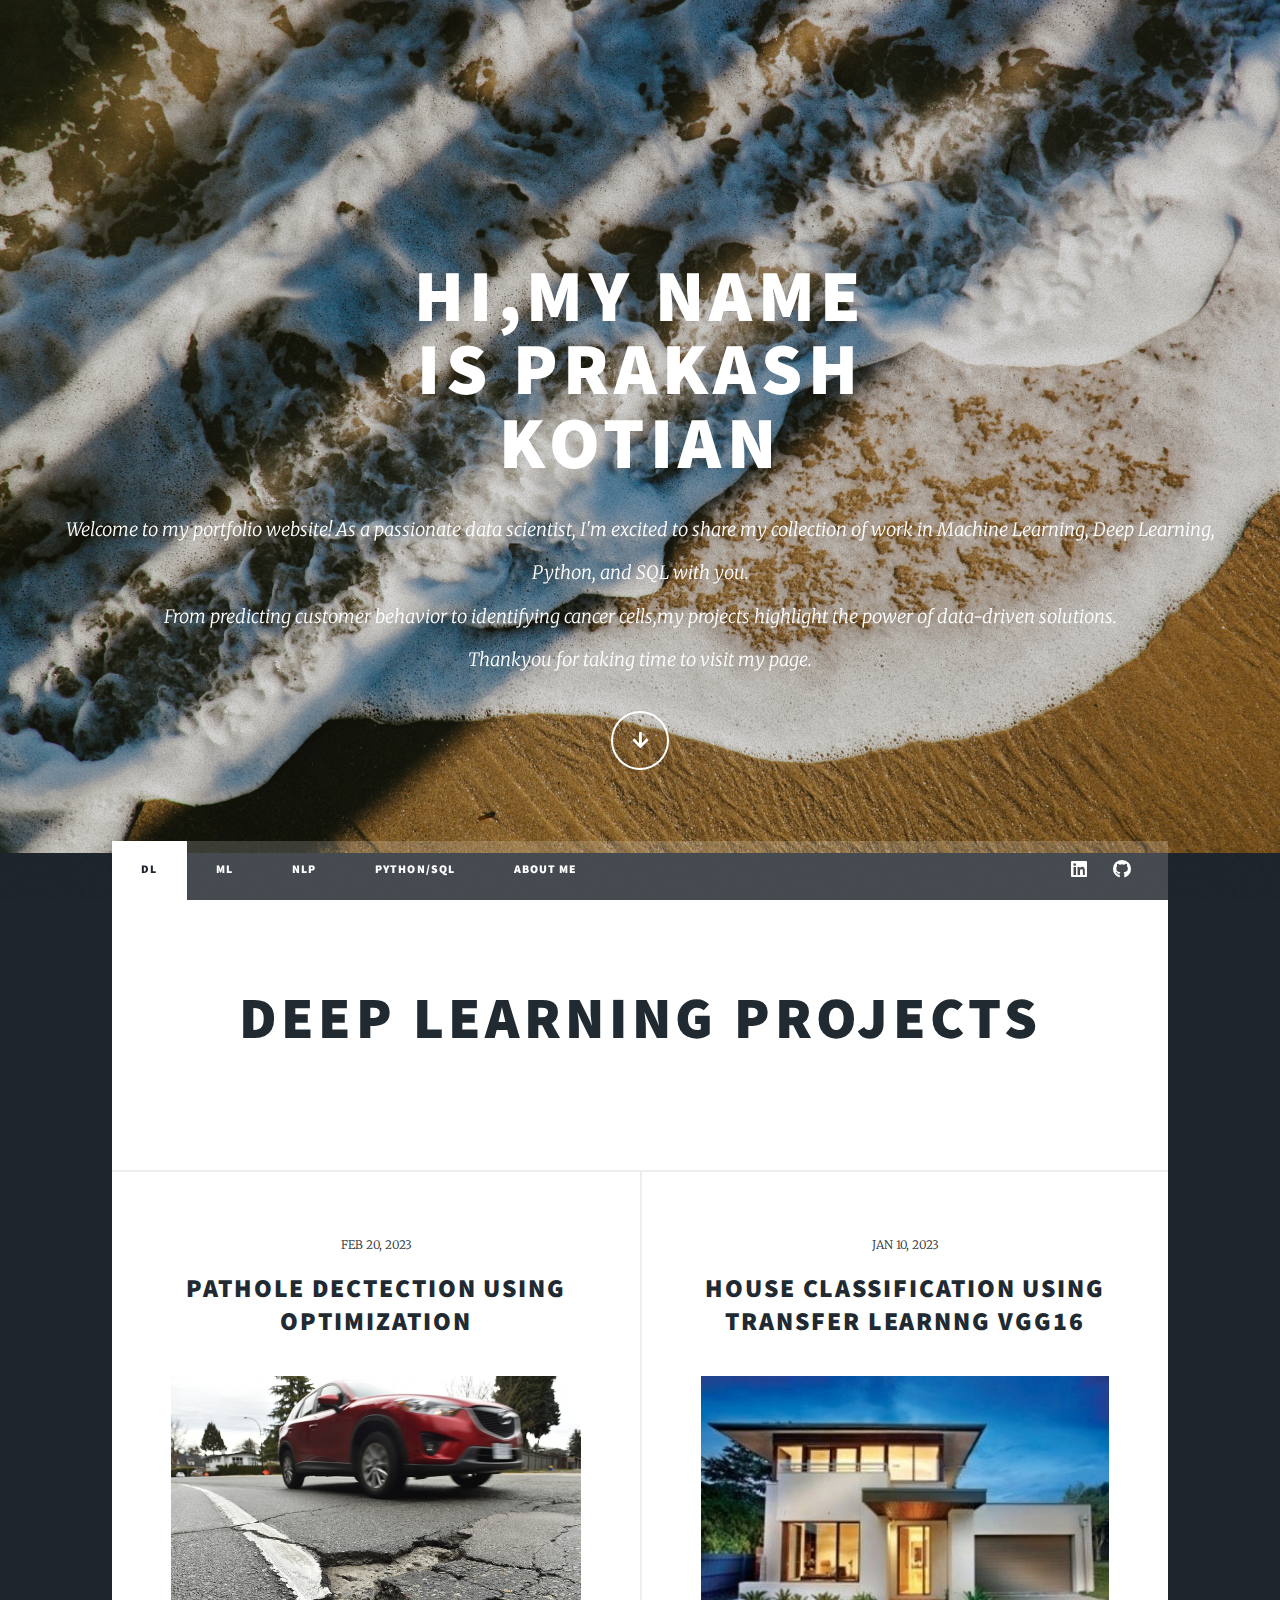
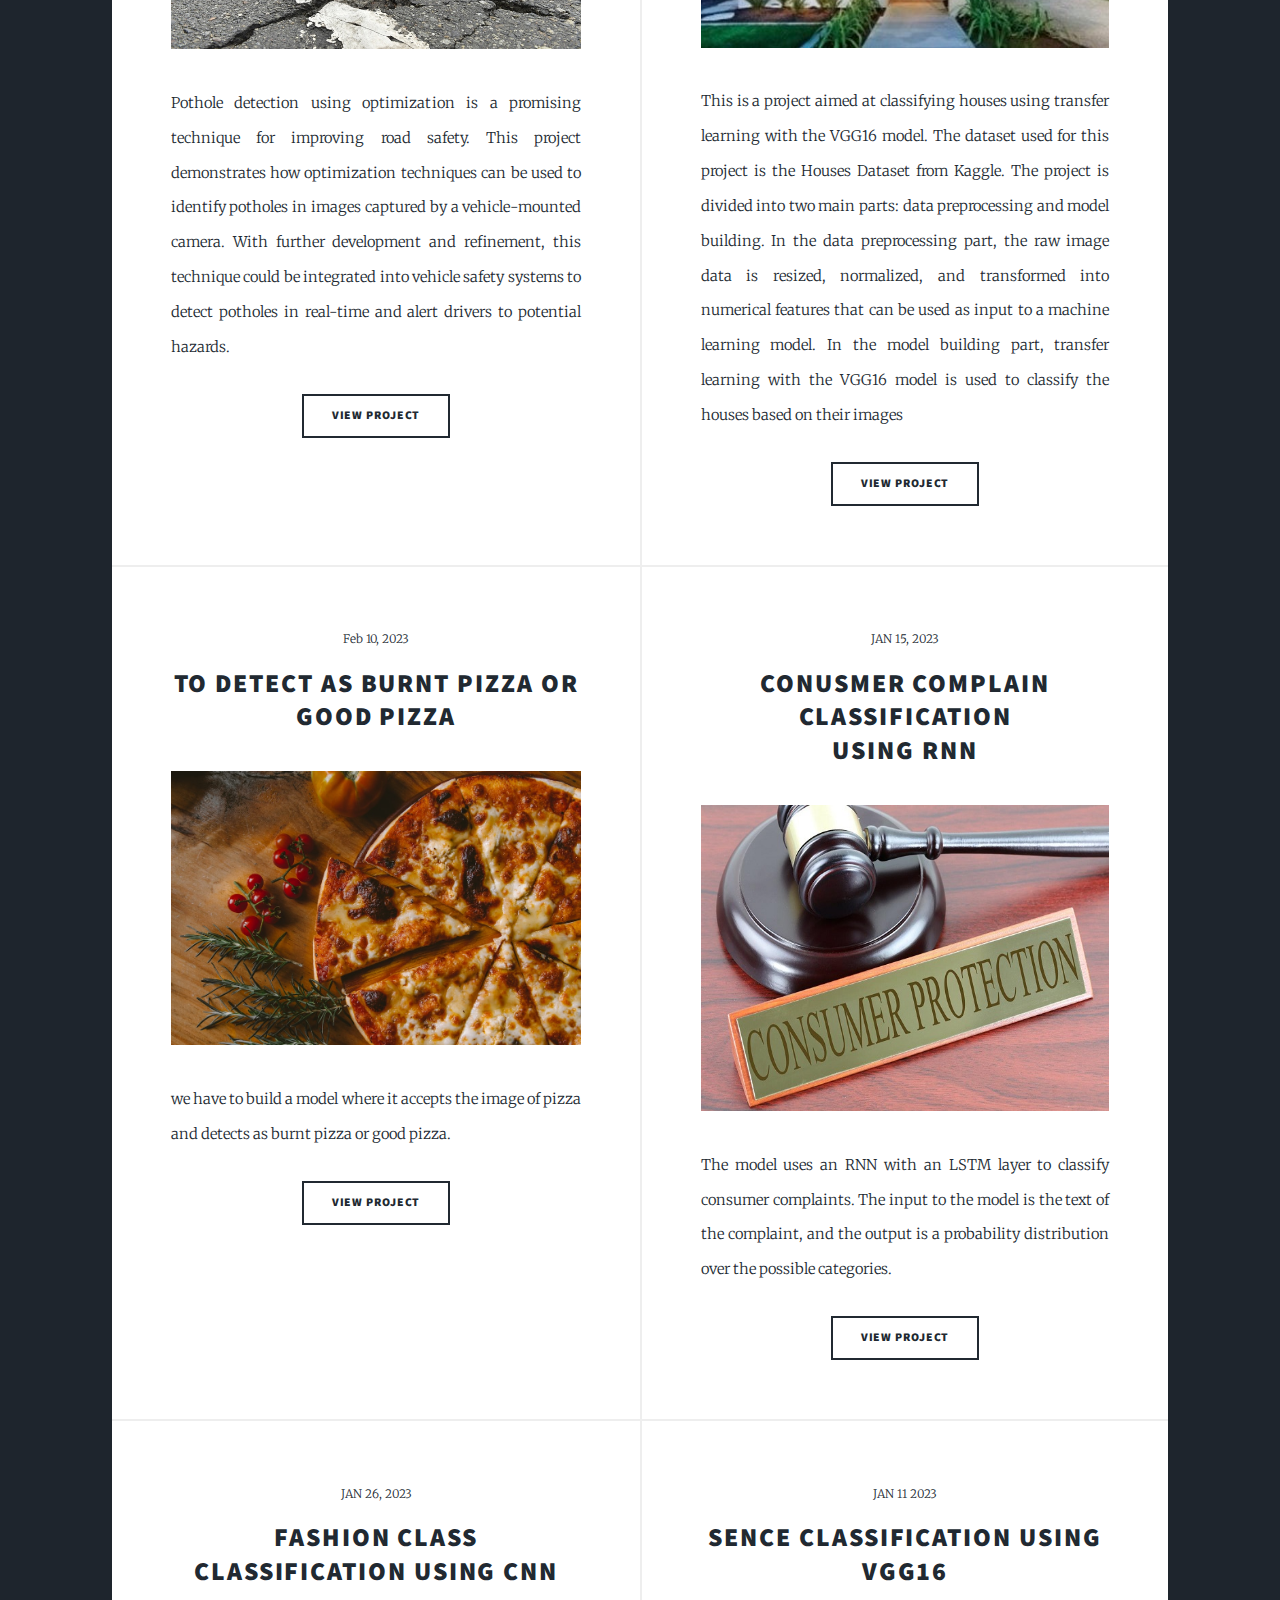
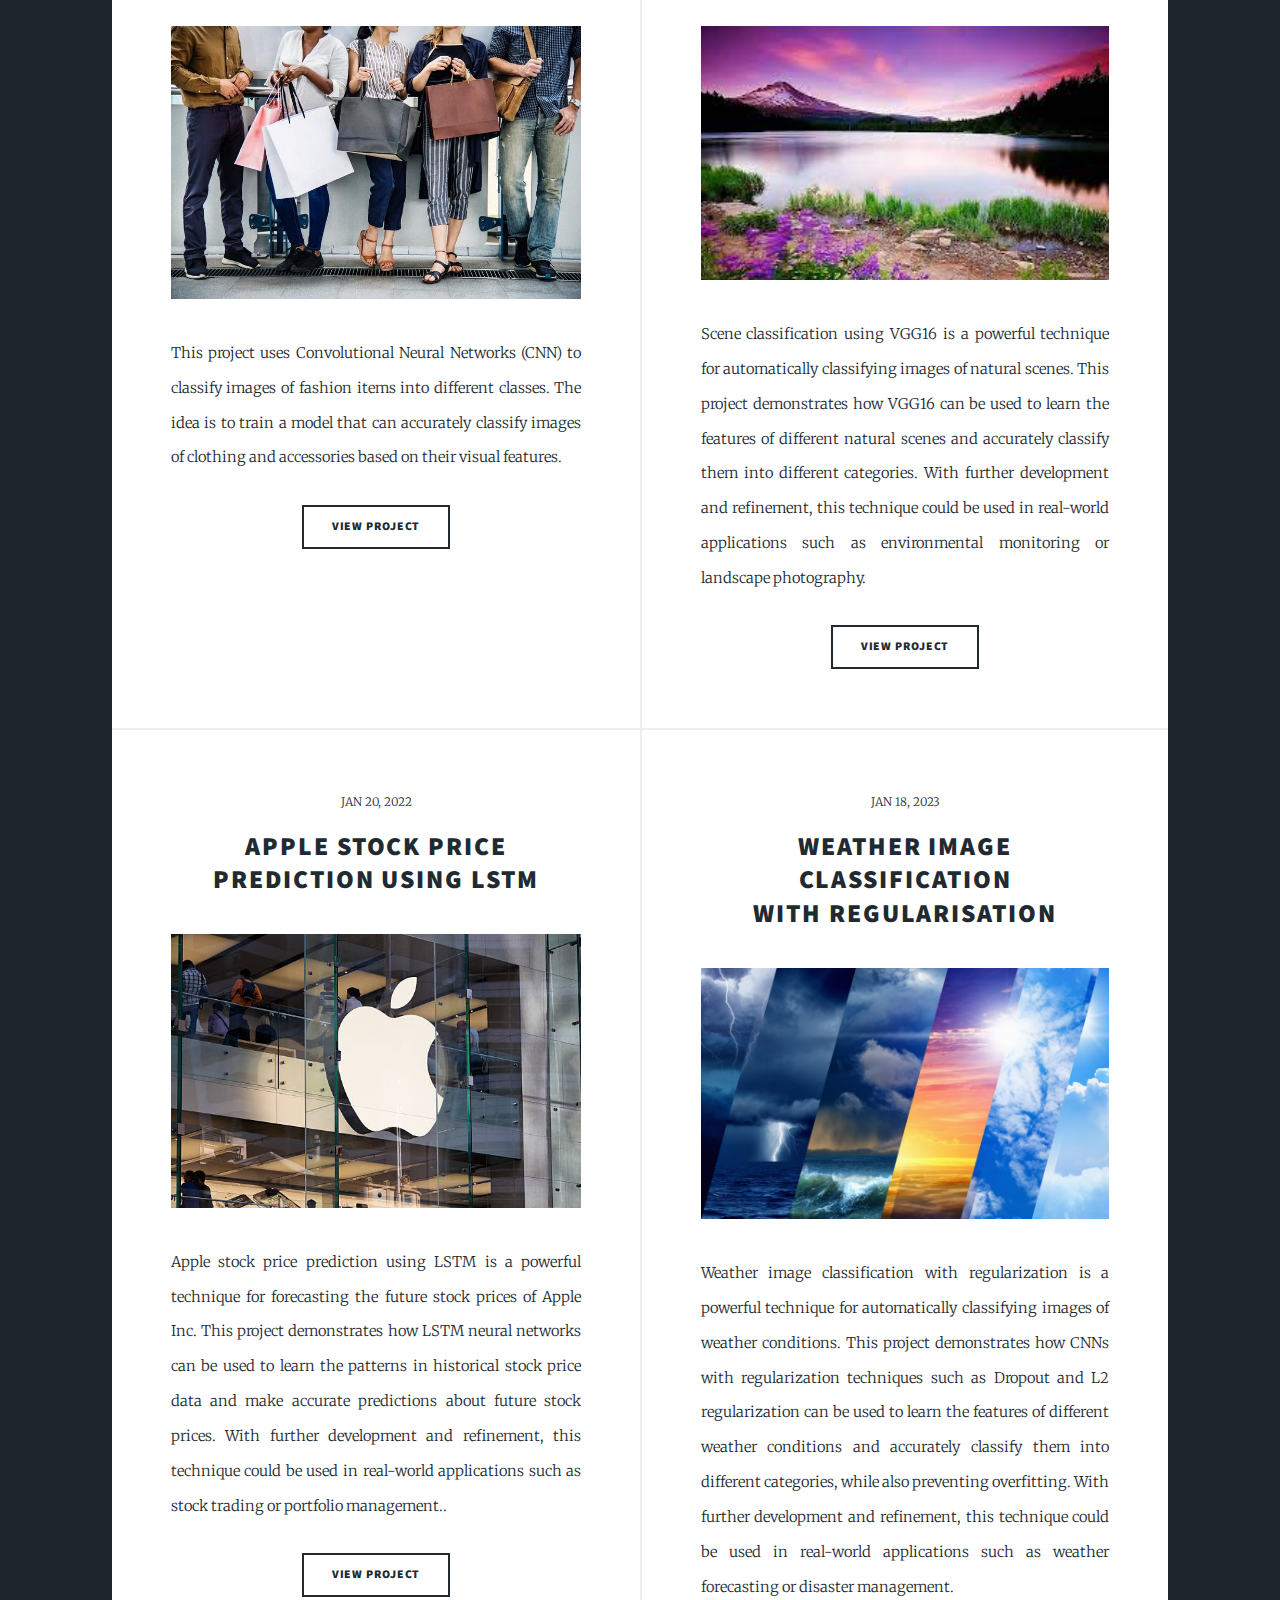
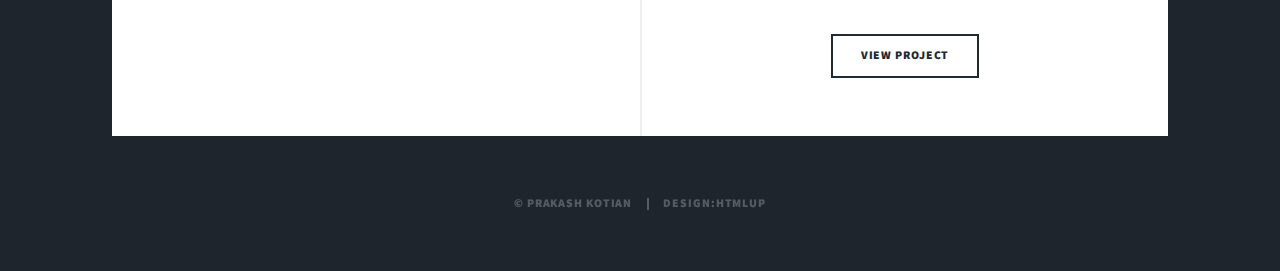
<file: deep.html>
<!DOCTYPE HTML>
<!--
	Massively by HTML5 UP
	html5up.net | @ajlkn
	Free for personal and commercial use under the CCA 3.0 license (html5up.net/license)
-->
<html>
	<head>
		<title>Prakash Kotian Portfolio</title>
		<meta charset="utf-8" />
		<meta name="viewport" content="width=device-width, initial-scale=1, user-scalable=no" />
		<link rel="stylesheet" href="assets/css/main.css" />
		<noscript><link rel="stylesheet" href="assets/css/noscript.css" /></noscript>
	</head>
	<body class="is-preload">

		<!-- Wrapper -->
			<div id="wrapper" class="fade-in">

				<!-- Intro -->
					<div id="intro">
						<h1>HI,MY NAME<br />
						IS PRAKASH<br />
						KOTIAN </h1>
						<p>Welcome to my portfolio website! As a passionate data scientist, I'm excited to share my collection of work in Machine Learning, Deep Learning, Python, and SQL with you.<br />From predicting customer behavior to identifying cancer cells,my projects highlight the power of data-driven solutions.<br />
						Thankyou for taking time to visit my page.</p>
						<ul class="actions">
							<li><a href="#header" class="button icon solid solo fa-arrow-down scrolly">Continue</a></li>
						</ul>
					</div>

				<!-- Header -->
					<header id="header">
						<a href="index.html" class="logo">"Unlocking the power of neural networks for intelligent decision-making"</a>
					</header>

				<!-- Nav -->
					<nav id="nav">
						<ul class="links">
							<li class="active"><a href="deep.html">DL</a></li>
							<li ><a href="index.html">ML</a></li>
							<li><a href="NLP.html">NLP</a></li>
							
							<li><a href="generic.html">PYTHON/SQL</a></li>
							<li><a href="elements.html">About Me</a></li>
						</ul>
						<ul class="icons">
							<li><a href="https://www.linkedin.com/in/prakash-kotian-6ba1b5171/" class="icon brands fa-linkedin"><span class="label">LinkedIn</span></a></li>
							<li><a href="https://github.com/kotianprakash" class="icon brands fa-github"><span class="label">GitHub</span></a></li>
						</ul>
					</nav>

				<!-- Main -->
					<div id="main">

						<!-- Featured Post -->
							<article class="post featured">
								<header class="major">
								<h2><a href="#"> DEEP LEARNING PROJECTS</a></h2>	
								</header>
							</article>

						<!-- Posts -->
							<section class="posts">
								<article>
									<header>
										<span class="date">FEB 20, 2023</span>
										<h2><a href="#">PATHOLE DECTECTION USING <br />
										OPTIMIZATION</a></h2>
									</header>
									<a href="#" class="image fit"><img src="images/P17.jpg" alt="" /></a>
									<p>Pothole detection using optimization is a promising technique for improving road safety. This project demonstrates how optimization techniques can be used to identify potholes in images captured by a vehicle-mounted camera. With further development and refinement, this technique could be integrated into vehicle safety systems to detect potholes in real-time and alert drivers to potential hazards.</p>
									<ul class="actions special">
										<li><a href="https://github.com/kotianprakash/POTHOLES_DETECTION_USING_OPTIMIZATION" class="button">VIEW PROJECT</a></li>
									</ul>
								</article>
								<article>
									<header>
										<span class="date">JAN 10, 2023</span>
										<h2><a href="#">HOUSE CLASSIFICATION USING<br />
										TRANSFER LEARNNG VGG16</a></h2>
									</header>
									<a href="#" class="image fit"><img src="images/P16.jpg" alt="" /></a>
									<p>This is a project aimed at classifying houses using transfer learning with the VGG16 model. The dataset used for this project is the Houses Dataset from Kaggle.

The project is divided into two main parts: data preprocessing and model building. In the data preprocessing part, the raw image data is resized, normalized, and transformed into numerical features that can be used as input to a machine learning model. In the model building part, transfer learning with the VGG16 model is used to classify the houses based on their images</p>
									<ul class="actions special">
										<li><a href="https://github.com/kotianprakash/House-Classification-Using-Transfer-Learning-VGG1" class="button">VIEW PROJECT</a></li>
									</ul>
								</article>
								<article>
									<header>
										<span class="date">Feb 10, 2023</span>
										<h2><a href="#">TO DETECT AS BURNT PIZZA OR<br />
										GOOD PIZZA</a></h2>
									</header>
									<a href="#" class="image fit"><img src="images/P18.jpg" alt="" /></a>
									<p>we have to build a model where it accepts the image of pizza and detects as burnt pizza or good pizza. </p>
									<ul class="actions special">
										<li><a href="https://github.com/kotianprakash/To-Detect-as-Burnt-Pizza-or-Good-Pizza" class="button">VIEW PROJECT</a></li>
									</ul>
								</article>
								<article>
									<header>
										<span class="date">JAN 15, 2023</span>
										<h2><a href="#">CONUSMER COMPLAIN CLASSIFICATION <br /> 
										USING RNN</a></h2>
									</header>
									<a href="#" class="image fit"><img src="images/P19.jpg" alt="" /></a>
									<p>The model uses an RNN with an LSTM layer to classify consumer complaints. The input to the model is the text of the complaint, and the output is a probability distribution over the possible categories.</p>
									<ul class="actions special">
										<li><a href="https://github.com/kotianprakash/Conusmer_Complain_Classification-RNN" class="button">VIEW PROJECT</a></li>
									</ul>
								</article>
								<article>
									<header>
										<span class="date">JAN 26, 2023</span>
										<h2><a href="#">FASHION CLASS CLASSIFICATION USING CNN</a></h2>
									</header>
									<a href="#" class="image fit"><img src="images/P20.jpg" alt="" /></a>
									<p>This project uses Convolutional Neural Networks (CNN) to classify images of fashion items into different classes. The idea is to train a model that can accurately classify images of clothing and accessories based on their visual features.</p>
									<ul class="actions special">
										<li><a href="https://github.com/kotianprakash/Fashion_class_classification" class="button">VIEW PROJECT</a></li>
									</ul>
								</article>
								<article>
									<header>
										<span class="date">JAN 11 2023</span>
										<h2><a href="#">SENCE CLASSIFICATION USING VGG16 </a></h2>
									</header>
									<a href="#" class="image fit"><img src="images/P21.jpg" alt="" /></a>
									<p>Scene classification using VGG16 is a powerful technique for automatically classifying images of natural scenes. This project demonstrates how VGG16 can be used to learn the features of different natural scenes and accurately classify them into different categories. With further development and refinement, this technique could be used in real-world applications such as environmental monitoring or landscape photography.</p>
									<ul class="actions special">
										<li><a href="https://github.com/kotianprakash/SCENECE_CLASSIFICATION_USING_VGG16" class="button">VIEW PROJECT</a></li>
									</ul>
								</article>
								<article>
									<header>
										<span class="date">JAN 20, 2022</span>
										<h2><a href="#">APPLE STOCK PRICE PREDICTION USING LSTM</a></h2>
									</header>
									<a href="#" class="image fit"><img src="images/p22.jpg" alt="" /></a>
									<p>Apple stock price prediction using LSTM is a powerful technique for forecasting the future stock prices of Apple Inc. This project demonstrates how LSTM neural networks can be used to learn the patterns in historical stock price data and make accurate predictions about future stock prices. With further development and refinement, this technique could be used in real-world applications such as stock trading or portfolio management..</p>
									<ul class="actions special">
										<li><a href="https://github.com/kotianprakash/Apple_Stock_Price_Using_LSTM/tree/main" class="button">VIEW PROJECT</a></li>
									</ul>
								</article>
										<article>
									<header>
										<span class="date">JAN 18, 2023</span>
										<h2><a href="#">WEATHER IMAGE CLASSIFICATION <br /> 
										WITH REGULARISATION</a></h2>
									</header>
									<a href="#" class="image fit"><img src="images/P23.jpg" alt="" /></a>
									<p>Weather image classification with regularization is a powerful technique for automatically classifying images of weather conditions. This project demonstrates how CNNs with regularization techniques such as Dropout and L2 regularization can be used to learn the features of different weather conditions and accurately classify them into different categories, while also preventing overfitting. With further development and refinement, this technique could be used in real-world applications such as weather forecasting or disaster management.</p>
									<ul class="actions special">
										<li><a href="https://github.com/kotianprakash/Weather_Image_Classification" class="button">VIEW PROJECT</a></li>
									</ul>
								</article>
							</section>
					</div>

			

				<!-- Copyright -->
					<div id="copyright">
						<ul><li>&copy; Prakash kotian</li><li>Design:HTMLup</li></ul>
					</div>

			</div>

		<!-- Scripts -->
			<script src="assets/js/jquery.min.js"></script>
			<script src="assets/js/jquery.scrollex.min.js"></script>
			<script src="assets/js/jquery.scrolly.min.js"></script>
			<script src="assets/js/browser.min.js"></script>
			<script src="assets/js/breakpoints.min.js"></script>
			<script src="assets/js/util.js"></script>
			<script src="assets/js/main.js"></script>

	</body>
</html>
</file>
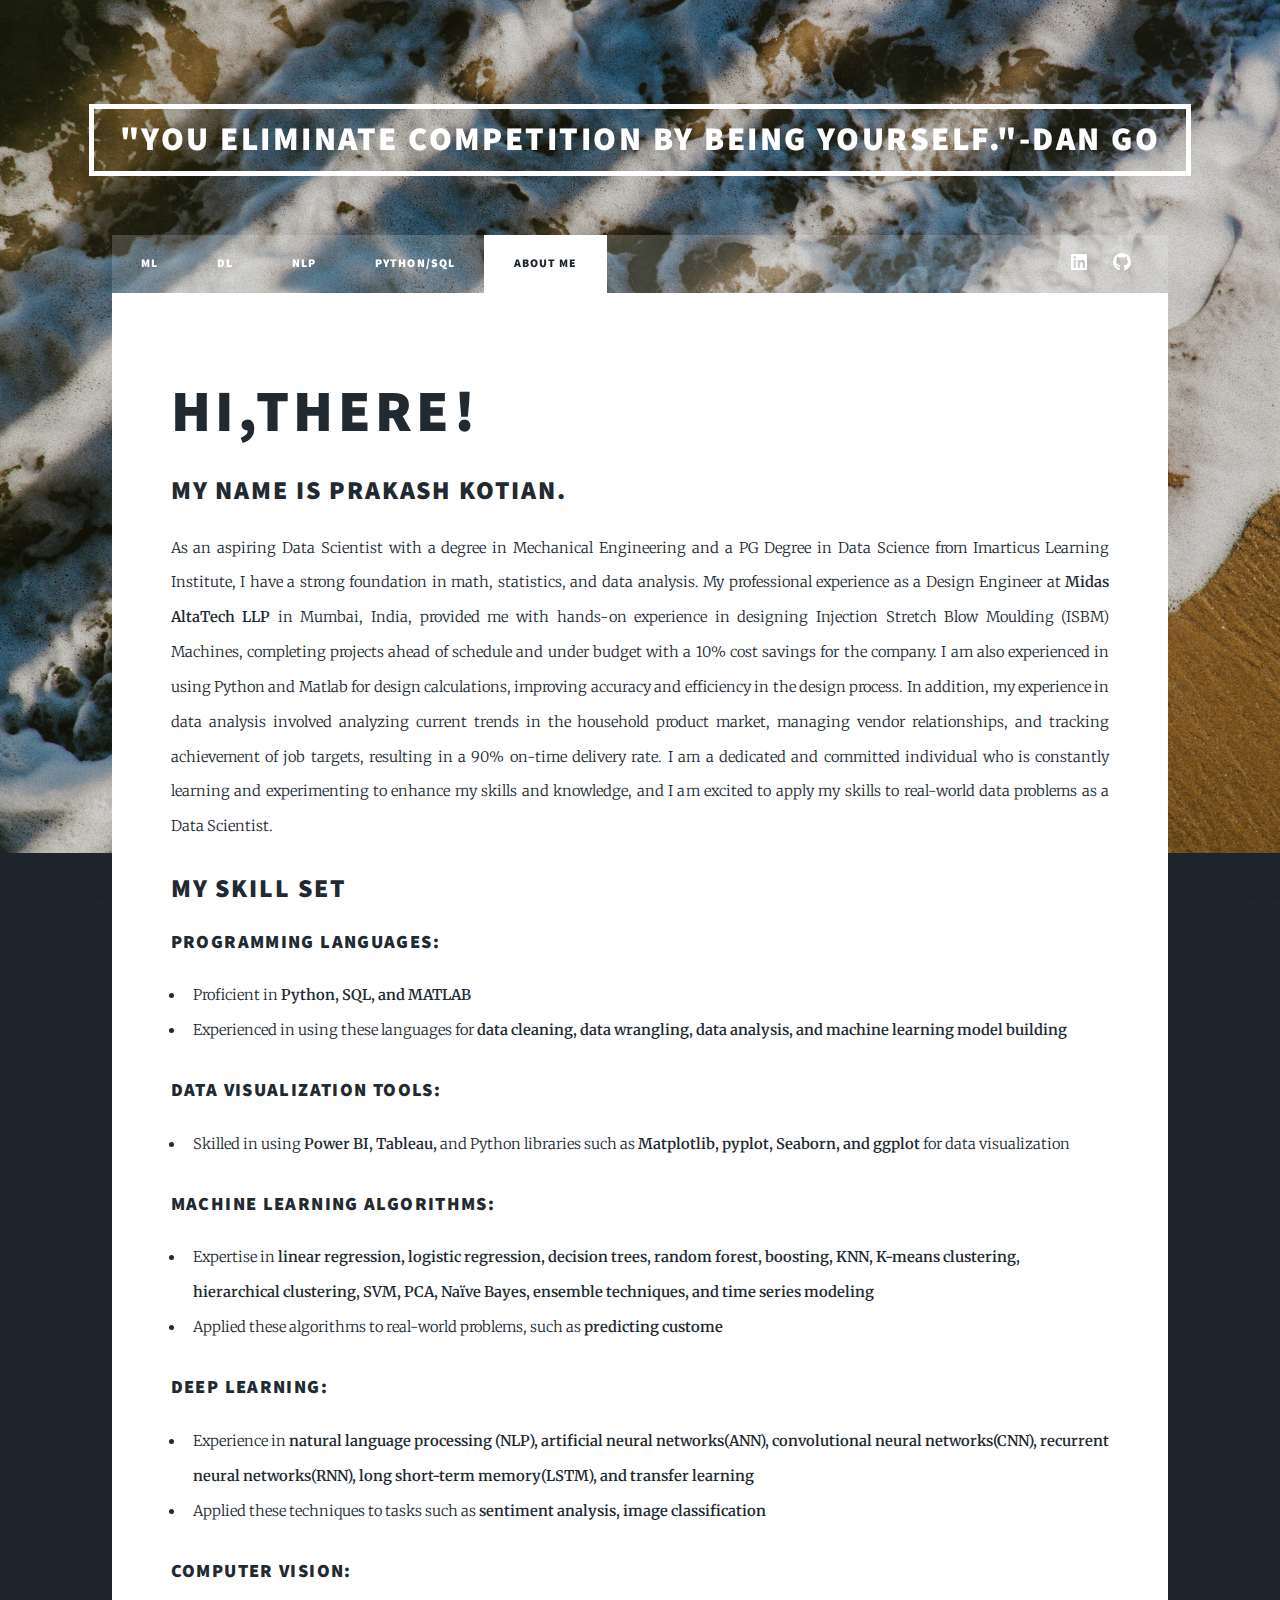
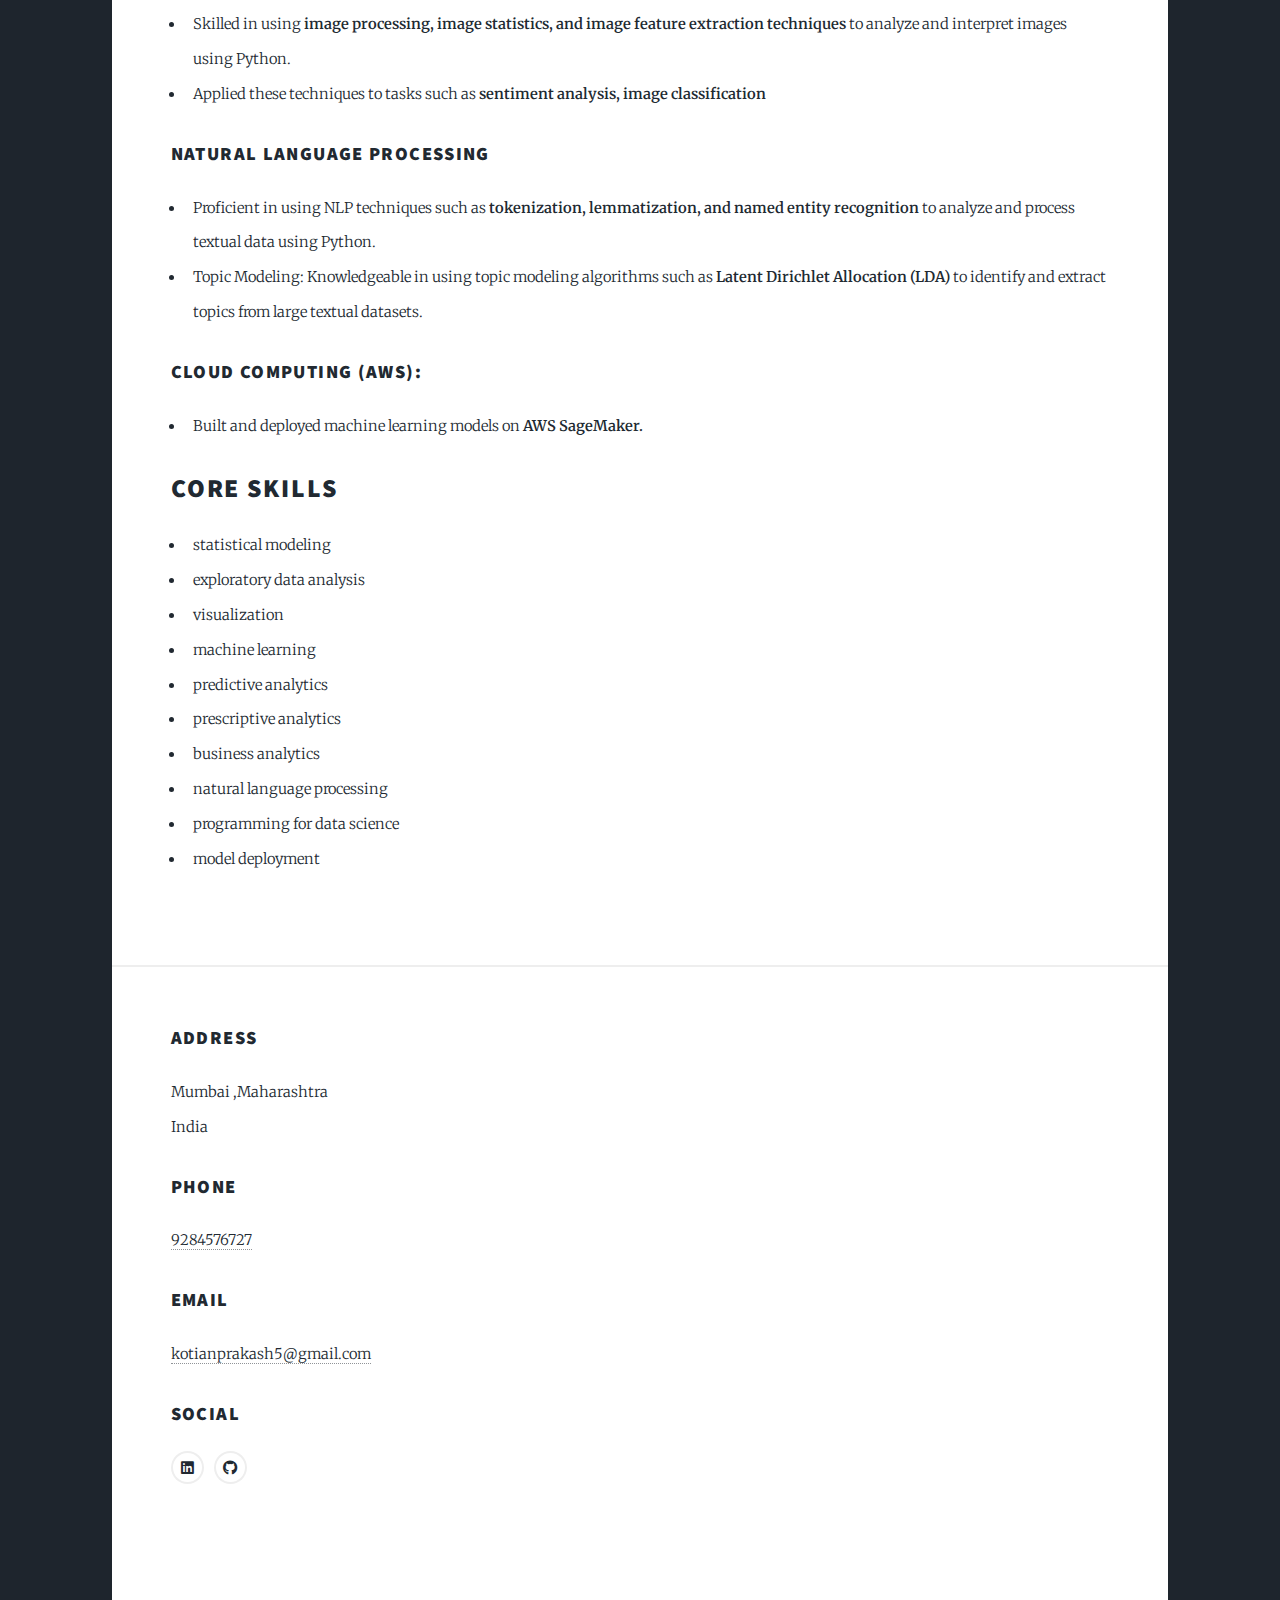
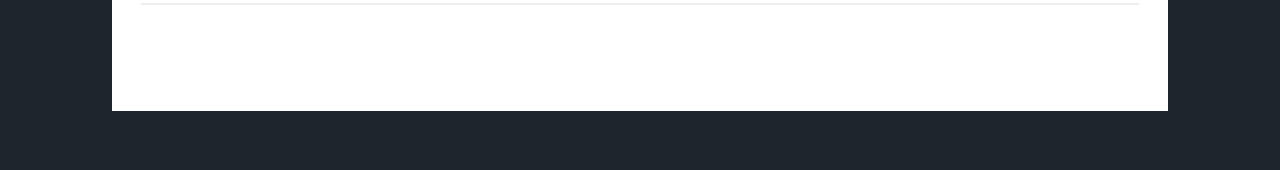
<file: elements.html>
<!DOCTYPE HTML>
<!--
	Massively by HTML5 UP
	html5up.net | @ajlkn
	Free for personal and commercial use under the CCA 3.0 license (html5up.net/license)
-->
<html>
	<head>
		<title>Elements Reference - Massively by HTML5 UP</title>
		<meta charset="utf-8" />
		<meta name="viewport" content="width=device-width, initial-scale=1, user-scalable=no" />
		<link rel="stylesheet" href="assets/css/main.css" />
		<noscript><link rel="stylesheet" href="assets/css/noscript.css" /></noscript>
	</head>
	<body class="is-preload">

		<!-- Wrapper -->
			<div id="wrapper">

				<!-- Header -->
					<header id="header">
						<a href="index.html" class="logo">"YOU ELIMINATE COMPETITION BY BEING YOURSELF."-DAN GO</a>
					</header>

				<!-- Nav -->
					<nav id="nav">
						<ul class="links">
							<li ><a href="index.html">ML</a></li>
							<li><a href="deep.html">DL</a></li>
							<li><a href="NLP.html">NLP</a></li>
							<li><a href="generic.html">PYTHON/SQL</a></li>
							<li class="active"><a href="elements.html">About Me</a></li>
						</ul>
						<ul class="icons">
							<li><a href="https://www.linkedin.com/in/prakash-kotian-6ba1b5171/" class="icon brands fa-linkedin"><span class="label">LinkedIn</span></a></li>
							<li><a href="https://github.com/kotianprakash" class="icon brands fa-github"><span class="label">GitHub</span></a></li>
						</ul>
					</nav>

				<!-- Main -->
					<div id="main">

						<!-- Post -->
							<section class="post">
								<header>
								<h1>HI,THERE!</h1>
								</header>

								<!-- Text stuff -->
									<h2>MY NAME IS PRAKASH KOTIAN.</h2>
									<p> As an aspiring Data Scientist with a degree in Mechanical Engineering and a PG Degree in Data Science from Imarticus Learning Institute, I have a strong foundation in math, statistics, and data analysis. My professional experience as a Design Engineer at <b>Midas AltaTech LLP </b> in Mumbai, India, provided me with hands-on experience in designing Injection Stretch Blow Moulding (ISBM) Machines, completing projects ahead of schedule and under budget with a 10% cost savings for the company. I am also experienced in using Python and Matlab for design calculations, improving accuracy and efficiency in the design process. In addition, my experience in data analysis involved analyzing current trends in the household product market, managing vendor relationships, and tracking achievement of job targets, resulting in a 90% on-time delivery rate. I am a dedicated and committed individual who is constantly learning and experimenting to enhance my skills and knowledge, and I am excited to apply my skills to real-world data problems as a Data Scientist.</p>

									<header>
										<h2>MY SKILL SET</h2>
										<h3>Programming Languages:</h3>
											<ul>
												<li>Proficient in <b>Python, SQL, and MATLAB</b></li>
												<li>Experienced in using these languages for <b>data cleaning, data wrangling, data analysis, and machine learning model building</b></li>
											</ul>
										<h3>Data Visualization Tools:</h3>
											<ul>
												<li>Skilled in using <b>Power BI, Tableau,</b> and Python libraries such as <b>Matplotlib, pyplot, Seaborn, and ggplot</b> for data visualization</li>
											</ul>
										<h3>Machine Learning Algorithms:</h3>
											<ul>
												<li>Expertise in <b>linear regression, logistic regression, decision trees, random forest, boosting, KNN, K-means clustering, hierarchical clustering, SVM, PCA, Naïve Bayes, ensemble techniques, and time series modeling</b></li>
												<li>Applied these algorithms to real-world problems, such as <b>predicting custome</b></li>
											</ul>
										<h3>Deep Learning:</h3>
											<ul>
												<li>Experience in <b>natural language processing (NLP), artificial neural networks(ANN), convolutional neural networks(CNN), recurrent neural networks(RNN), long short-term memory(LSTM), and transfer learning</b></li>
												<li>Applied these techniques to tasks such as <b>sentiment analysis, image classification</b></li>
											</ul>
										<h3>Computer Vision:</h3>
											<ul>
												<li>Skilled in using <b>image processing, image statistics, and image feature extraction techniques</b> to analyze and interpret images using Python.</li>
												<li>Applied these techniques to tasks such as <b>sentiment analysis, image classification</b></li>
											</ul>
										<h3>Natural language processing</h3>
											<ul>
												<li>Proficient in using NLP techniques such as<b> tokenization, lemmatization, and named entity recognition</b> to analyze and process textual data using Python.</li>
												<li>Topic Modeling: Knowledgeable in using topic modeling algorithms such as <b>Latent Dirichlet Allocation (LDA)</b> to identify and extract topics from large textual datasets.</li>
											</ul>
										<h3>Cloud Computing (AWS):</h3>
											<ul>
												<li>Built and deployed machine learning models on <b>AWS SageMaker.</b></li>
											</ul>
									<!-- Lists -->
									<h2>CORE SKILLS</h2>
									<div class="row">
										<div class="col-6 col-12-small">
											<ul>
												<li>statistical modeling</li>
												<li>exploratory data analysis</li> 
												<li>visualization</li>
												<li>machine learning </l1> 
												<li>predictive analytics</li>
												<li>prescriptive analytics</li>
												<li>business analytics </li>
												<li>natural language processing</li>  
												<li>programming for data science</li> 
												<li>model deployment</li> 

											</ul>

						</section>
						<section class="split contact">
							<section class="alt">
								<h3>Address</h3>
								<p>Mumbai ,Maharashtra<br />
								India</p>
							</section>
							<section>
								<h3>Phone</h3>
								<p><a href="#">9284576727</a></p>
							</section>
							<section>
								<h3>Email</h3>
								<p><a href="#">kotianprakash5@gmail.com</a></p>
							</section>
							<section>
								<h3>Social</h3>
								<ul class="icons alt">
									<li><a href="https://www.linkedin.com/in/prakash-kotian-6ba1b5171/" class="icon brands fa-linkedin"><span class="label">LinkedIn</span></a></li>
							        <li><a href="https://github.com/kotianprakash" class="icon brands fa-github"><span class="label">GitHub</span></a></li>
									
								</ul>
							</section>
						</section>
					</footer>

				<!-- Copyright -->
					<div id="copyright">
						<ul><li>&copy; Prakash kotian</li><li>Design: <a href="https://html5up.net">HTML5 UP</a></li></ul>
					</div>

			</div>

		<!-- Scripts -->
			<script src="assets/js/jquery.min.js"></script>
			<script src="assets/js/jquery.scrollex.min.js"></script>
			<script src="assets/js/jquery.scrolly.min.js"></script>
			<script src="assets/js/browser.min.js"></script>
			<script src="assets/js/breakpoints.min.js"></script>
			<script src="assets/js/util.js"></script>
			<script src="assets/js/main.js"></script>

	</body>
</html>
</file>
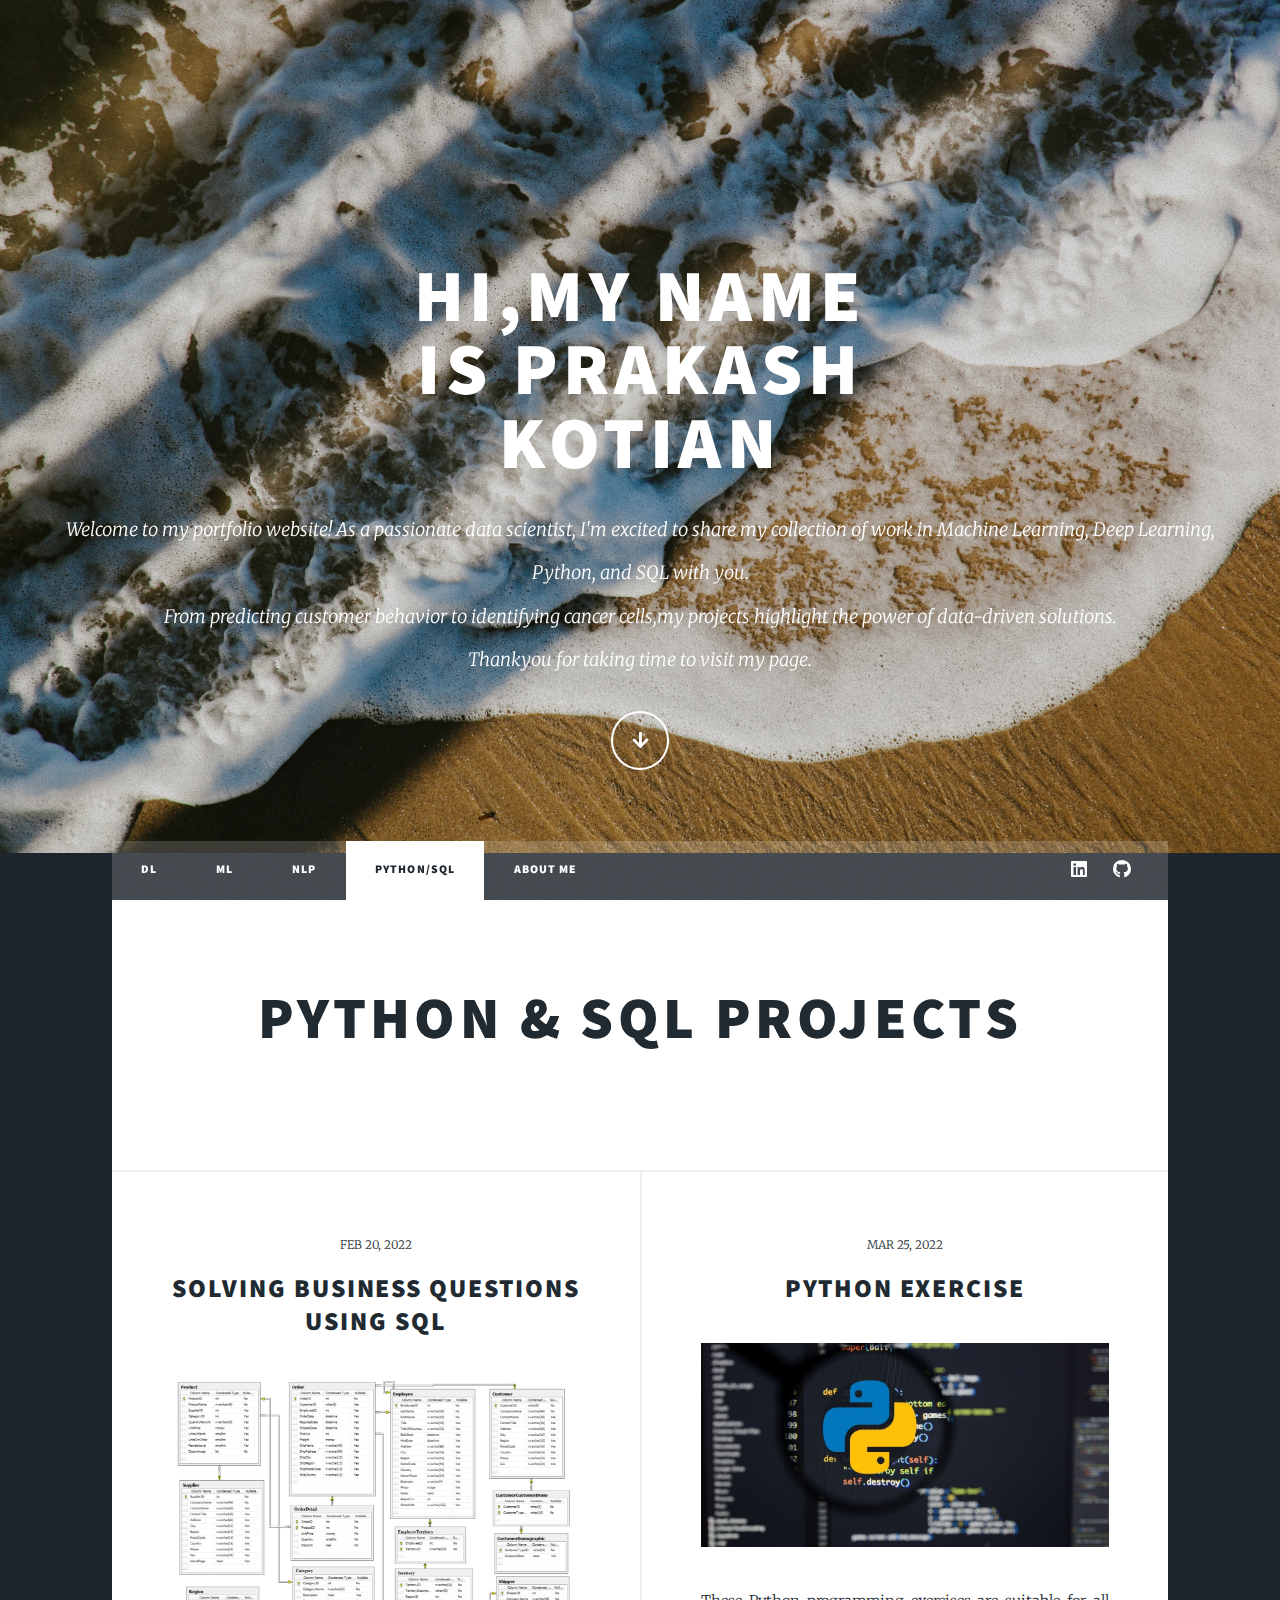
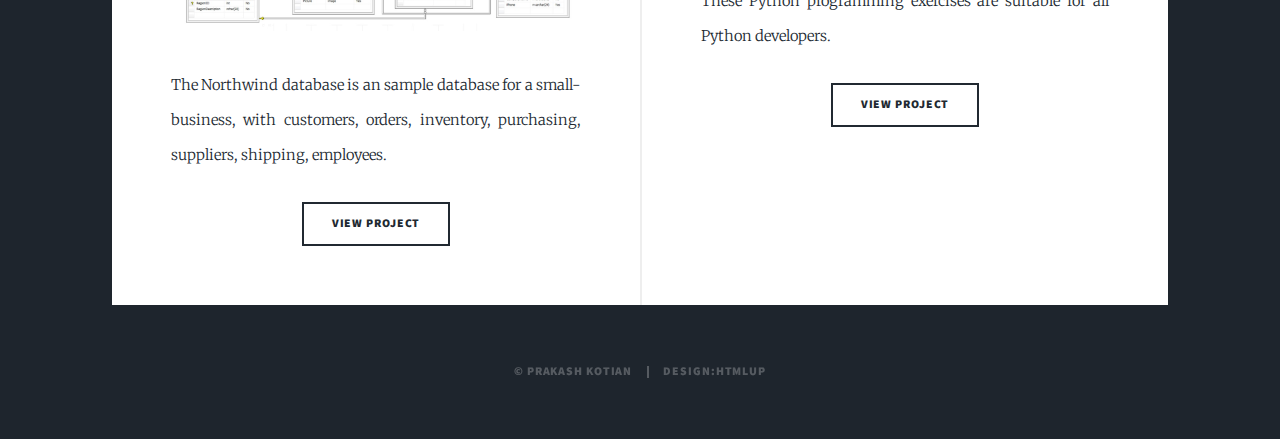
<file: generic.html>
<!DOCTYPE HTML>
<!--
	Massively by HTML5 UP
	html5up.net | @ajlkn
	Free for personal and commercial use under the CCA 3.0 license (html5up.net/license)
-->
<html>
	<head>
		<title>Prakash Kotian Portfolio</title>
		<meta charset="utf-8" />
		<meta name="viewport" content="width=device-width, initial-scale=1, user-scalable=no" />
		<link rel="stylesheet" href="assets/css/main.css" />
		<noscript><link rel="stylesheet" href="assets/css/noscript.css" /></noscript>
	</head>
	<body class="is-preload">

		<!-- Wrapper -->
			<div id="wrapper" class="fade-in">

				<!-- Intro -->
					<div id="intro">
						<h1>HI,MY NAME<br />
						IS PRAKASH<br />
						KOTIAN </h1>
						<p>Welcome to my portfolio website! As a passionate data scientist, I'm excited to share my collection of work in Machine Learning, Deep Learning, Python, and SQL with you.<br />From predicting customer behavior to identifying cancer cells,my projects highlight the power of data-driven solutions.<br />
						Thankyou for taking time to visit my page.</p>
						<ul class="actions">
							<li><a href="#header" class="button icon solid solo fa-arrow-down scrolly">Continue</a></li>
						</ul>
					</div>

				<!-- Header -->
					<header id="header">
						<a href="index.html" class="logo">"Surprisingly enough, Python has taught me more about Lisp than Lisp ever did ;-).

- Glyph Lefkowitz"</a>
					</header>

				<!-- Nav -->
					<nav id="nav">
						<ul class="links">
							<li><a href="deep.html">DL</a></li>
							<li ><a href="index.html">ML</a></li>
							<li><a href="NLP.html">NLP</a></li>
							
							<li class="active"><a href="generic.html">PYTHON/SQL</a></li>
							<li><a href="elements.html">About Me</a></li>
						</ul>
						<ul class="icons">
							<li><a href="https://www.linkedin.com/in/prakash-kotian-6ba1b5171/" class="icon brands fa-linkedin"><span class="label">LinkedIn</span></a></li>
							<li><a href="https://github.com/kotianprakash" class="icon brands fa-github"><span class="label">GitHub</span></a></li>
						</ul>
					</nav>

				<!-- Main -->
					<div id="main">

						<!-- Featured Post -->
							<article class="post featured">
								<header class="major">
								<h2><a href="#"> PYTHON & SQL PROJECTS</a></h2>	
								</header>
							</article>

						<!-- Posts -->
							<section class="posts">
								<article>
									<header>
										<span class="date">FEB 20, 2022</span>
										<h2><a href="#">SOLVING BUSINESS QUESTIONS USING SQL</a></h2>
									</header>
									<a href="#" class="image fit"><img src="images/P31.jpg" alt="" /></a>
									<p>The Northwind database is an sample database for a small-business, with customers, orders, inventory, purchasing, suppliers, shipping, employees.</p>
									<ul class="actions special">
										<li><a href="https://github.com/kotianprakash/SOLVING_BUSINESS_QUESTIONS_USING_SQL" class="button">VIEW PROJECT</a></li>
									</ul>
								</article>
								<article>
									<header>
										<span class="date">MAR 25, 2022</span>
										<h2><a href="#">PYTHON EXERCISE</a></h2>
									</header>
									<a href="#" class="image fit"><img src="images/P32.jpg" alt="" /></a>
									<p>These Python programming exercises are suitable for all Python developers.</p>
									<ul class="actions special">
										<li><a href="https://github.com/kotianprakash/Python_Exercise" class="button">VIEW PROJECT</a></li>
									</ul> 
								</article>
								
							</section>
					</div>

			

				<!-- Copyright -->
					<div id="copyright">
						<ul><li>&copy; Prakash kotian</li><li>Design:HTMLup</li></ul>
					</div>

			</div>

		<!-- Scripts -->
			<script src="assets/js/jquery.min.js"></script>
			<script src="assets/js/jquery.scrollex.min.js"></script>
			<script src="assets/js/jquery.scrolly.min.js"></script>
			<script src="assets/js/browser.min.js"></script>
			<script src="assets/js/breakpoints.min.js"></script>
			<script src="assets/js/util.js"></script>
			<script src="assets/js/main.js"></script>

	</body>
</html>
</file>
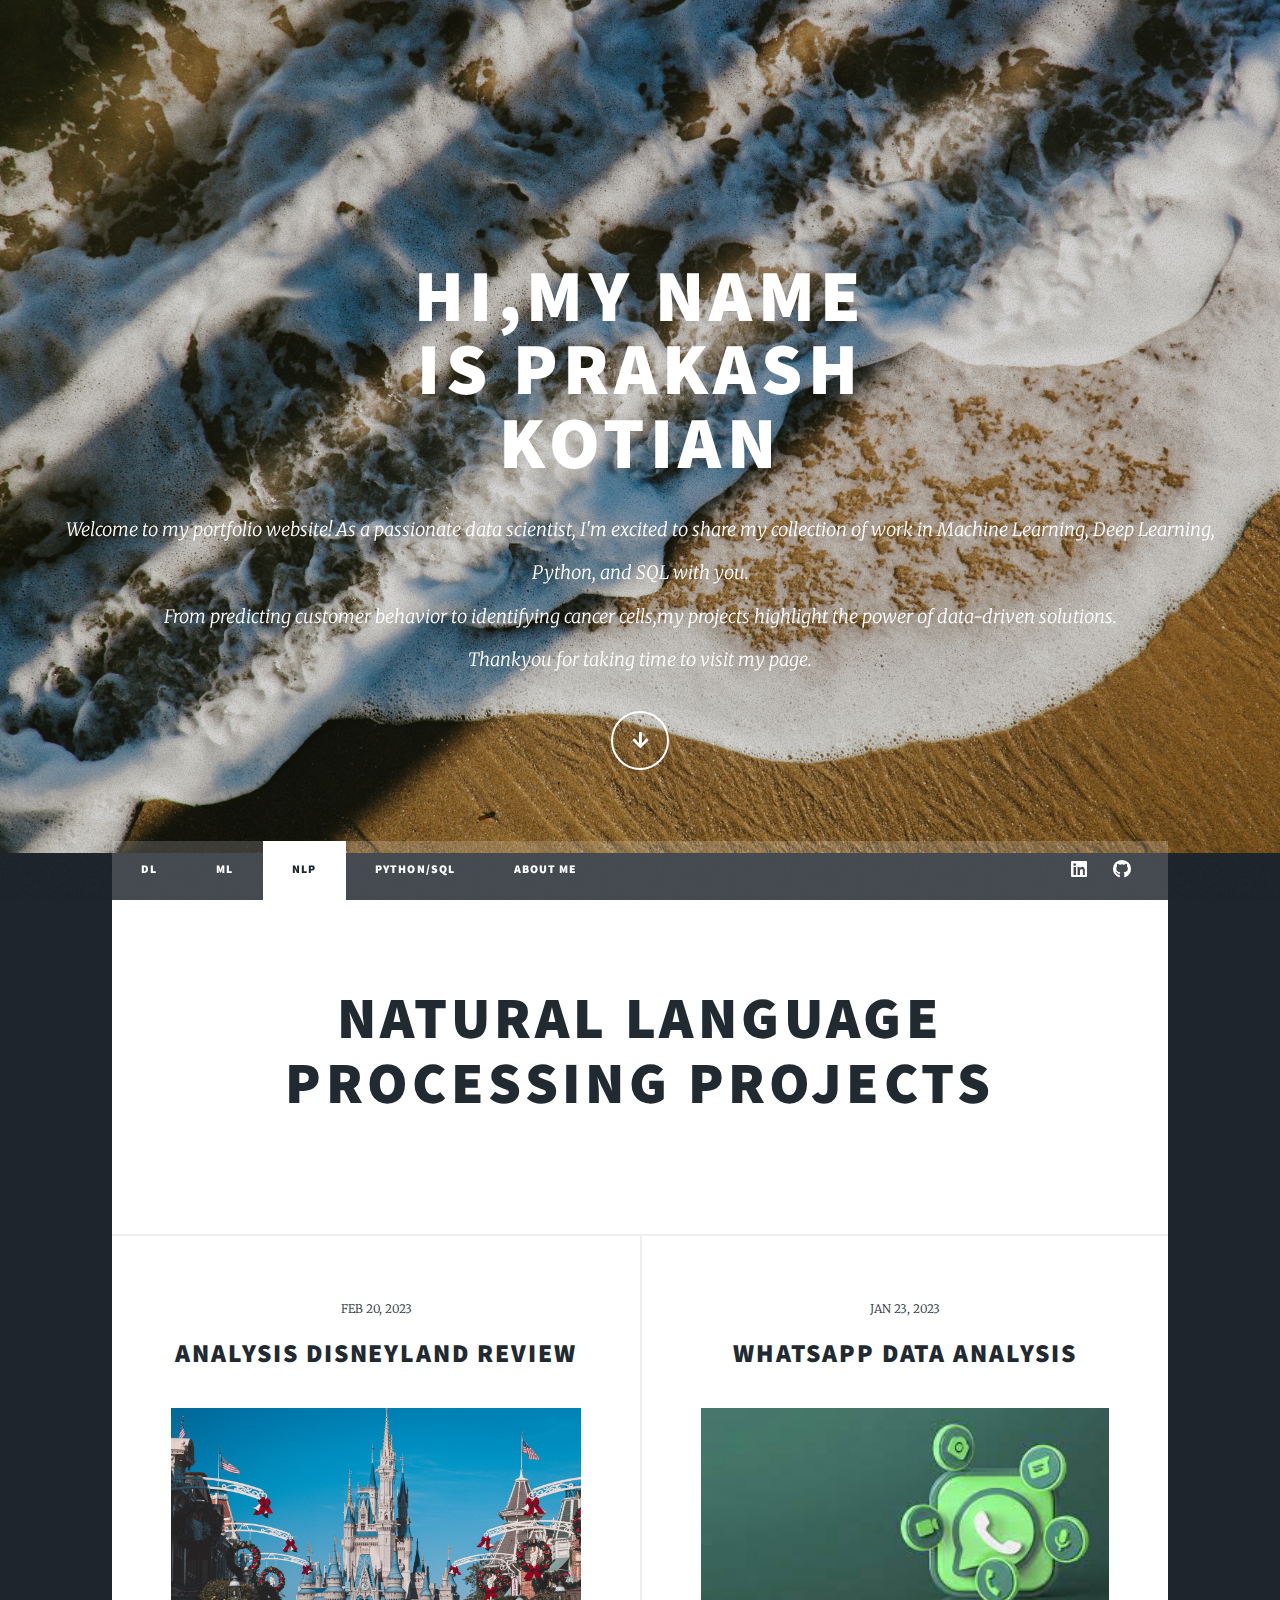
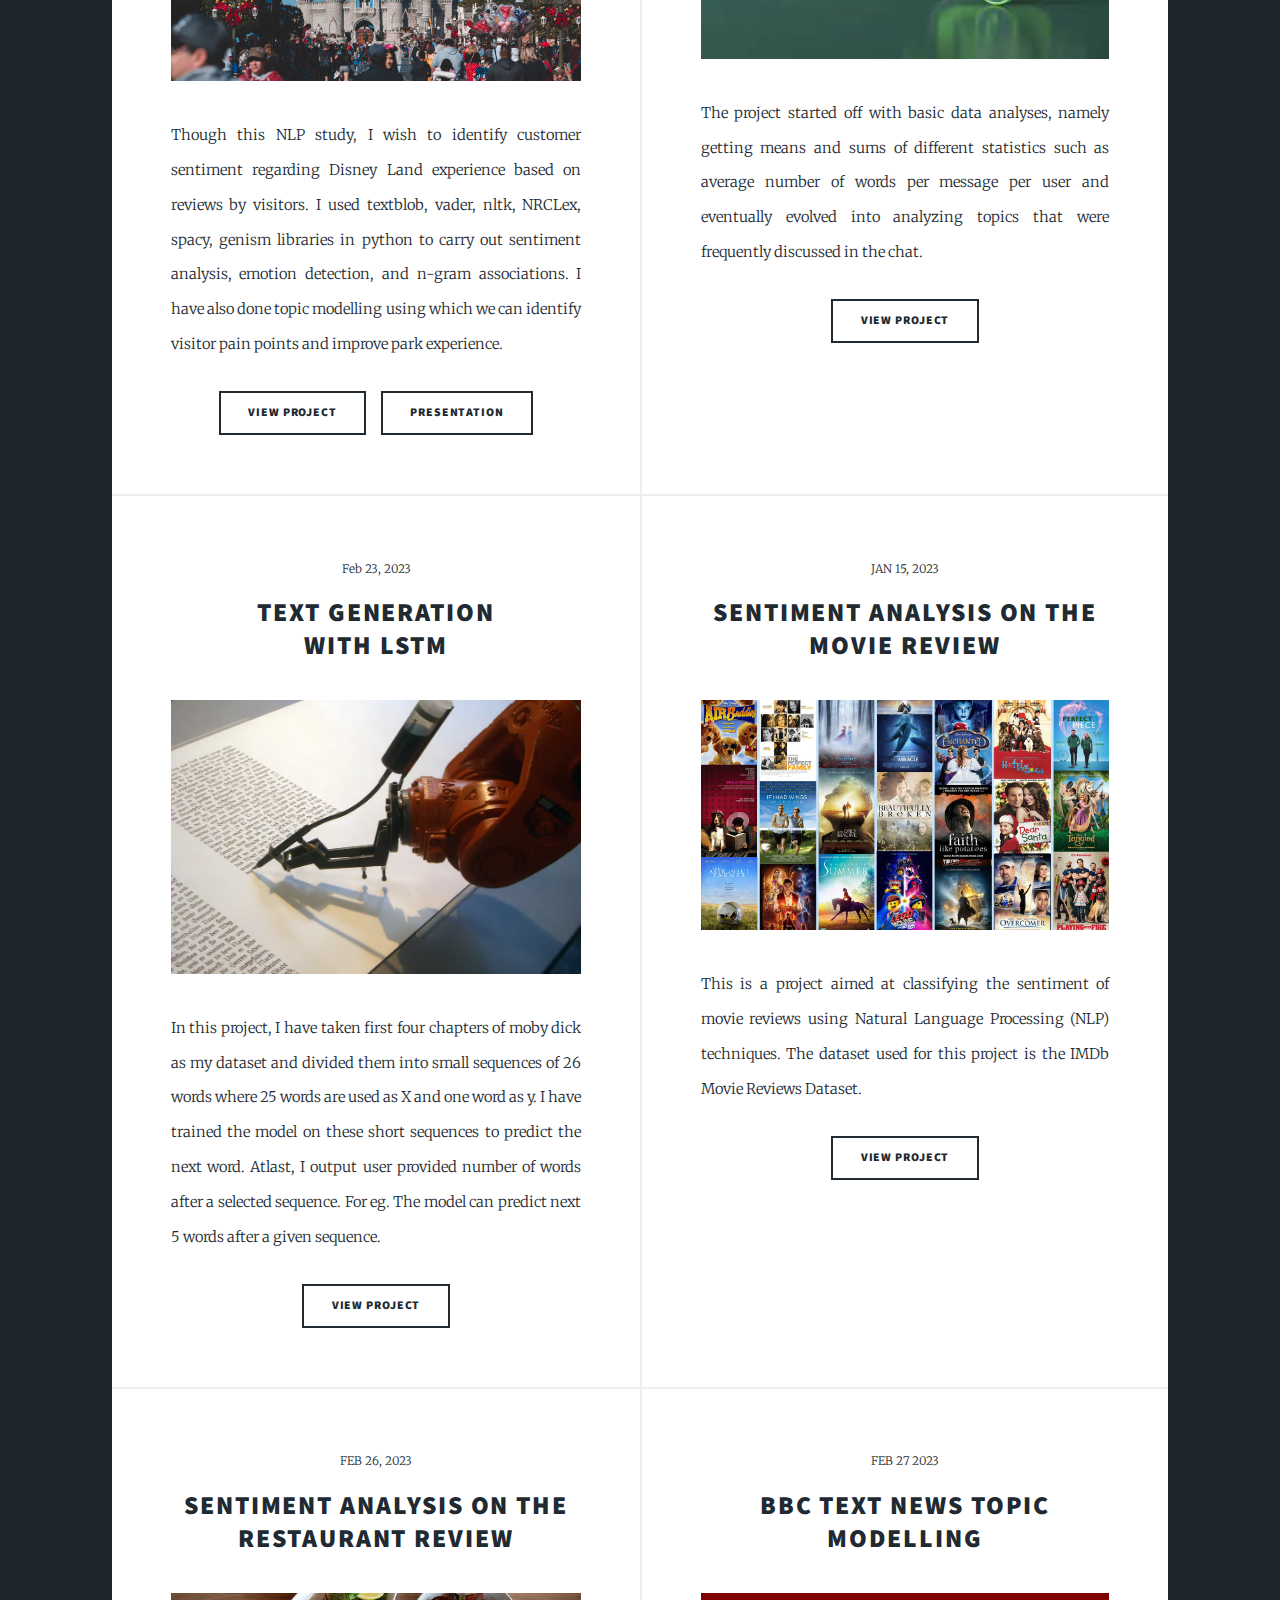
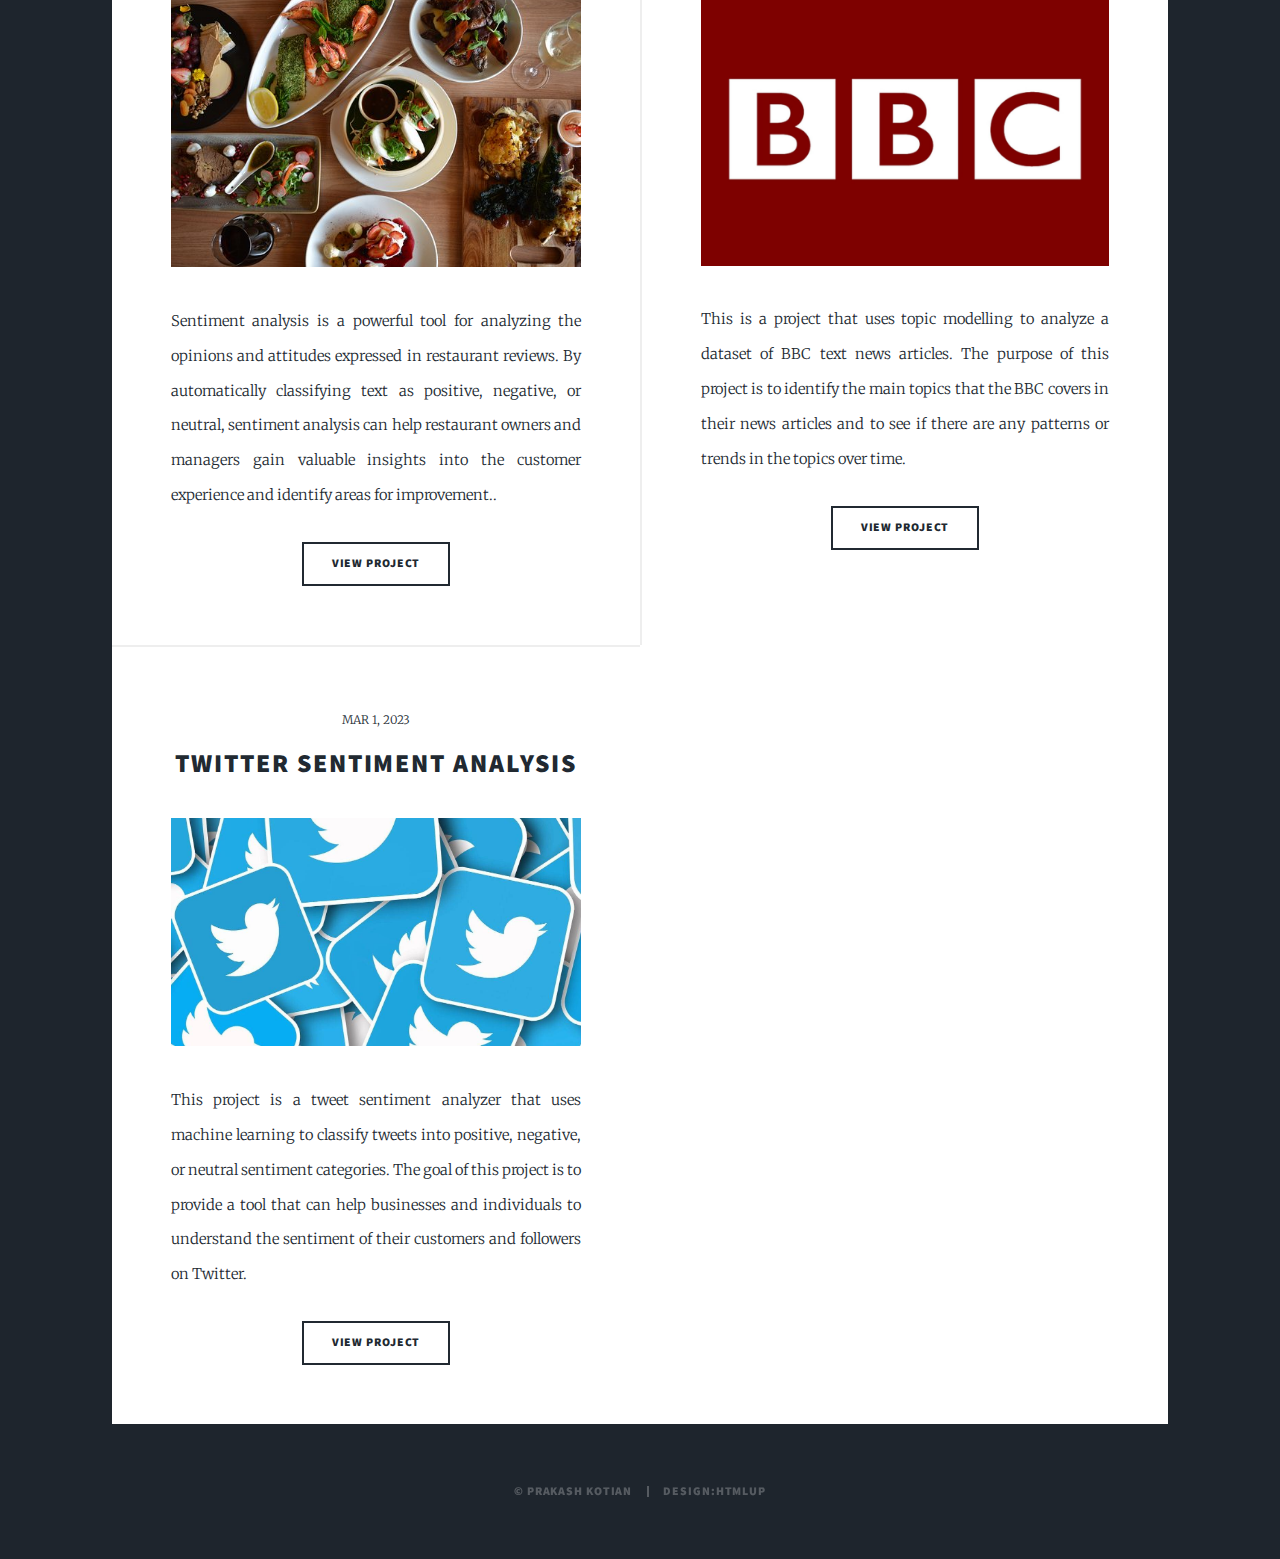
<file: NLP.html>
<!DOCTYPE HTML>
<!--
	Massively by HTML5 UP
	html5up.net | @ajlkn
	Free for personal and commercial use under the CCA 3.0 license (html5up.net/license)
-->
<html>
	<head>
		<title>Prakash Kotian Portfolio</title>
		<meta charset="utf-8" />
		<meta name="viewport" content="width=device-width, initial-scale=1, user-scalable=no" />
		<link rel="stylesheet" href="assets/css/main.css" />
		<noscript><link rel="stylesheet" href="assets/css/noscript.css" /></noscript>
	</head>
	<body class="is-preload">

		<!-- Wrapper -->
			<div id="wrapper" class="fade-in">

				<!-- Intro -->
					<div id="intro">
						<h1>HI,MY NAME<br />
						IS PRAKASH<br />
						KOTIAN </h1>
						<p>Welcome to my portfolio website! As a passionate data scientist, I'm excited to share my collection of work in Machine Learning, Deep Learning, Python, and SQL with you.<br />From predicting customer behavior to identifying cancer cells,my projects highlight the power of data-driven solutions.<br />
						Thankyou for taking time to visit my page.</p>
						<ul class="actions">
							<li><a href="#header" class="button icon solid solo fa-arrow-down scrolly">Continue</a></li>
						</ul>
					</div>

				<!-- Header -->
					<header id="header">
						<a href="index.html" class="logo">"Maximizing the value of your textual data with NLP-powered solutions"</a>
					</header>

				<!-- Nav -->
					<nav id="nav">
						<ul class="links">
							<li><a href="deep.html">DL</a></li>
							<li ><a href="index.html">ML</a></li>
							<li class="active"><a href="NLP.html">NLP</a></li>
							
							<li><a href="generic.html">PYTHON/SQL</a></li>
							<li><a href="elements.html">About Me</a></li>
						</ul>
						<ul class="icons">
							<li><a href="https://www.linkedin.com/in/prakash-kotian-6ba1b5171/" class="icon brands fa-linkedin"><span class="label">LinkedIn</span></a></li>
							<li><a href="https://github.com/kotianprakash" class="icon brands fa-github"><span class="label">GitHub</span></a></li>
						</ul>
					</nav>

				<!-- Main -->
					<div id="main">

						<!-- Featured Post -->
							<article class="post featured">
								<header class="major">
								<h2><a href="#"> NATURAL LANGUAGE PROCESSING  PROJECTS</a></h2>	
								</header>
							</article>

						<!-- Posts -->
							<section class="posts">
								<article>
									<header>
										<span class="date">FEB 20, 2023</span>
										<h2><a href="#">ANALYSIS DISNEYLAND REVIEW</a></h2>
									</header>
									<a href="#" class="image fit"><img src="images/P24.jpg" alt="" /></a>
									<p>Though this NLP study, I wish to identify customer sentiment regarding Disney Land experience based on reviews by visitors.
I used textblob, vader, nltk, NRCLex, spacy, genism libraries in python to carry out sentiment analysis, emotion detection, and n-gram associations.
I have also done topic modelling using which we can identify visitor pain points and improve park experience.</p>
									<ul class="actions special">
										<li><a href="https://github.com/kotianprakash/ANALYSIS-DISNEYLAND-REVIEW" class="button">VIEW PROJECT</a></li>
										<li><a href="https://www.canva.com/design/DAFeLlNFIqI/KOxzEZ1tA0_RkbIncgv2sQ/view?utm_content=DAFeLlNFIqI&utm_campaign=share_your_design&utm_medium=link&utm_source=shareyourdesignpanel#5" class="button">PRESENTATION</a></li>
									</ul>
								</article>
								<article>
									<header>
										<span class="date">JAN 23, 2023</span>
										<h2><a href="#">WHATSAPP DATA ANALYSIS</a></h2>
									</header>
									<a href="#" class="image fit"><img src="images/P25.jpg" alt="" /></a>
									<p>The project started off with basic data analyses, namely getting means and sums of different statistics such as average number of words per message per user and eventually evolved into analyzing topics that were frequently discussed in the chat.</p>
									<ul class="actions special">
										<li><a href="https://github.com/kotianprakash/Whatsapp_Data_Analysis" class="button">VIEW PROJECT</a></li>
									</ul> 
								</article>
								<article>
									<header>
										<span class="date">Feb 23, 2023</span>
										<h2><a href="#">TEXT GENERATION <br />
										WITH LSTM</a></h2>
									</header>
									<a href="#" class="image fit"><img src="images/P26.jpg" alt="" /></a>
									<p>In this project, I have taken first four chapters of moby dick as my dataset and divided them into small sequences of 26 words where 25 words are used as X and one word as y. I have trained the model on these short sequences to predict the next word. Atlast, I output user provided number of words after a selected sequence. For eg. The model can predict next 5 words after a given sequence. </p>
									<ul class="actions special">
										<li><a href="https://github.com/kotianprakash/Text-Generation-With-LSTM" class="button">VIEW PROJECT</a></li>
									</ul>
								</article>
								<article>
									<header>
										<span class="date">JAN 15, 2023</span>
										<h2><a href="#">SENTIMENT ANALYSIS ON THE  <br /> 
										MOVIE REVIEW</a></h2>
									</header>
									<a href="#" class="image fit"><img src="images/P27.jpg" alt="" /></a>
									<p>This is a project aimed at classifying the sentiment of movie reviews using Natural Language Processing (NLP) techniques. The dataset used for this project is the IMDb Movie Reviews Dataset.</p>
									<ul class="actions special">
										<li><a href="https://github.com/kotianprakash/Sentiment_analysis_on_the_Movie_review-" class="button">VIEW PROJECT</a></li>
									</ul>
								</article>
								<article>
									<header>
										<span class="date">FEB 26, 2023</span>
										<h2><a href="#">SENTIMENT ANALYSIS ON THE <br />
										RESTAURANT REVIEW</a></h2>
									</header>
									<a href="#" class="image fit"><img src="images/P28.jpg" alt="" /></a>
									<p>Sentiment analysis is a powerful tool for analyzing the opinions and attitudes expressed in restaurant reviews. By automatically classifying text as positive, negative, or neutral, sentiment analysis can help restaurant owners and managers gain valuable insights into the customer experience and identify areas for improvement..</p>
									<ul class="actions special">
										<li><a href="https://github.com/kotianprakash/Sentiment-Analysis-on-Restaurant-Review" class="button">VIEW PROJECT</a></li>
									</ul>
								</article>
								<article>
									<header>
										<span class="date">FEB 27 2023</span>
										<h2><a href="#">BBC TEXT NEWS TOPIC MODELLING </a></h2>
									</header>
									<a href="#" class="image fit"><img src="images/P29.jpg" alt="" /></a>
									<p>This is a project that uses topic modelling to analyze a dataset of BBC text news articles. The purpose of this project is to identify the main topics that the BBC covers in their news articles and to see if there are any patterns or trends in the topics over time.</p>
									<ul class="actions special">
										<li><a href="https://github.com/kotianprakash/BBC-Text-News-Topic-Modelling" class="button">VIEW PROJECT</a></li>
									</ul>
								</article>
								<article>
									<header>
										<span class="date">MAR 1, 2023</span>
										<h2><a href="#">TWITTER SENTIMENT ANALYSIS</a></h2>
									</header>
									<a href="#" class="image fit"><img src="images/P30.jpg" alt="" /></a>
									<p>This project is a tweet sentiment analyzer that uses machine learning to classify tweets into positive, negative, or neutral sentiment categories. The goal of this project is to provide a tool that can help businesses and individuals to understand the sentiment of their customers and followers on Twitter.</p>
									<ul class="actions special">
										<li><a href="https://github.com/kotianprakash/Twitter_Sentiment_Analysis" class="button">VIEW PROJECT</a></li>
									</ul>
								</article>
							</section>
					</div>

			

				<!-- Copyright -->
					<div id="copyright">
						<ul><li>&copy; Prakash kotian</li><li>Design:HTMLup</li></ul>
					</div>

			</div>

		<!-- Scripts -->
			<script src="assets/js/jquery.min.js"></script>
			<script src="assets/js/jquery.scrollex.min.js"></script>
			<script src="assets/js/jquery.scrolly.min.js"></script>
			<script src="assets/js/browser.min.js"></script>
			<script src="assets/js/breakpoints.min.js"></script>
			<script src="assets/js/util.js"></script>
			<script src="assets/js/main.js"></script>

	</body>
</html>
</file>
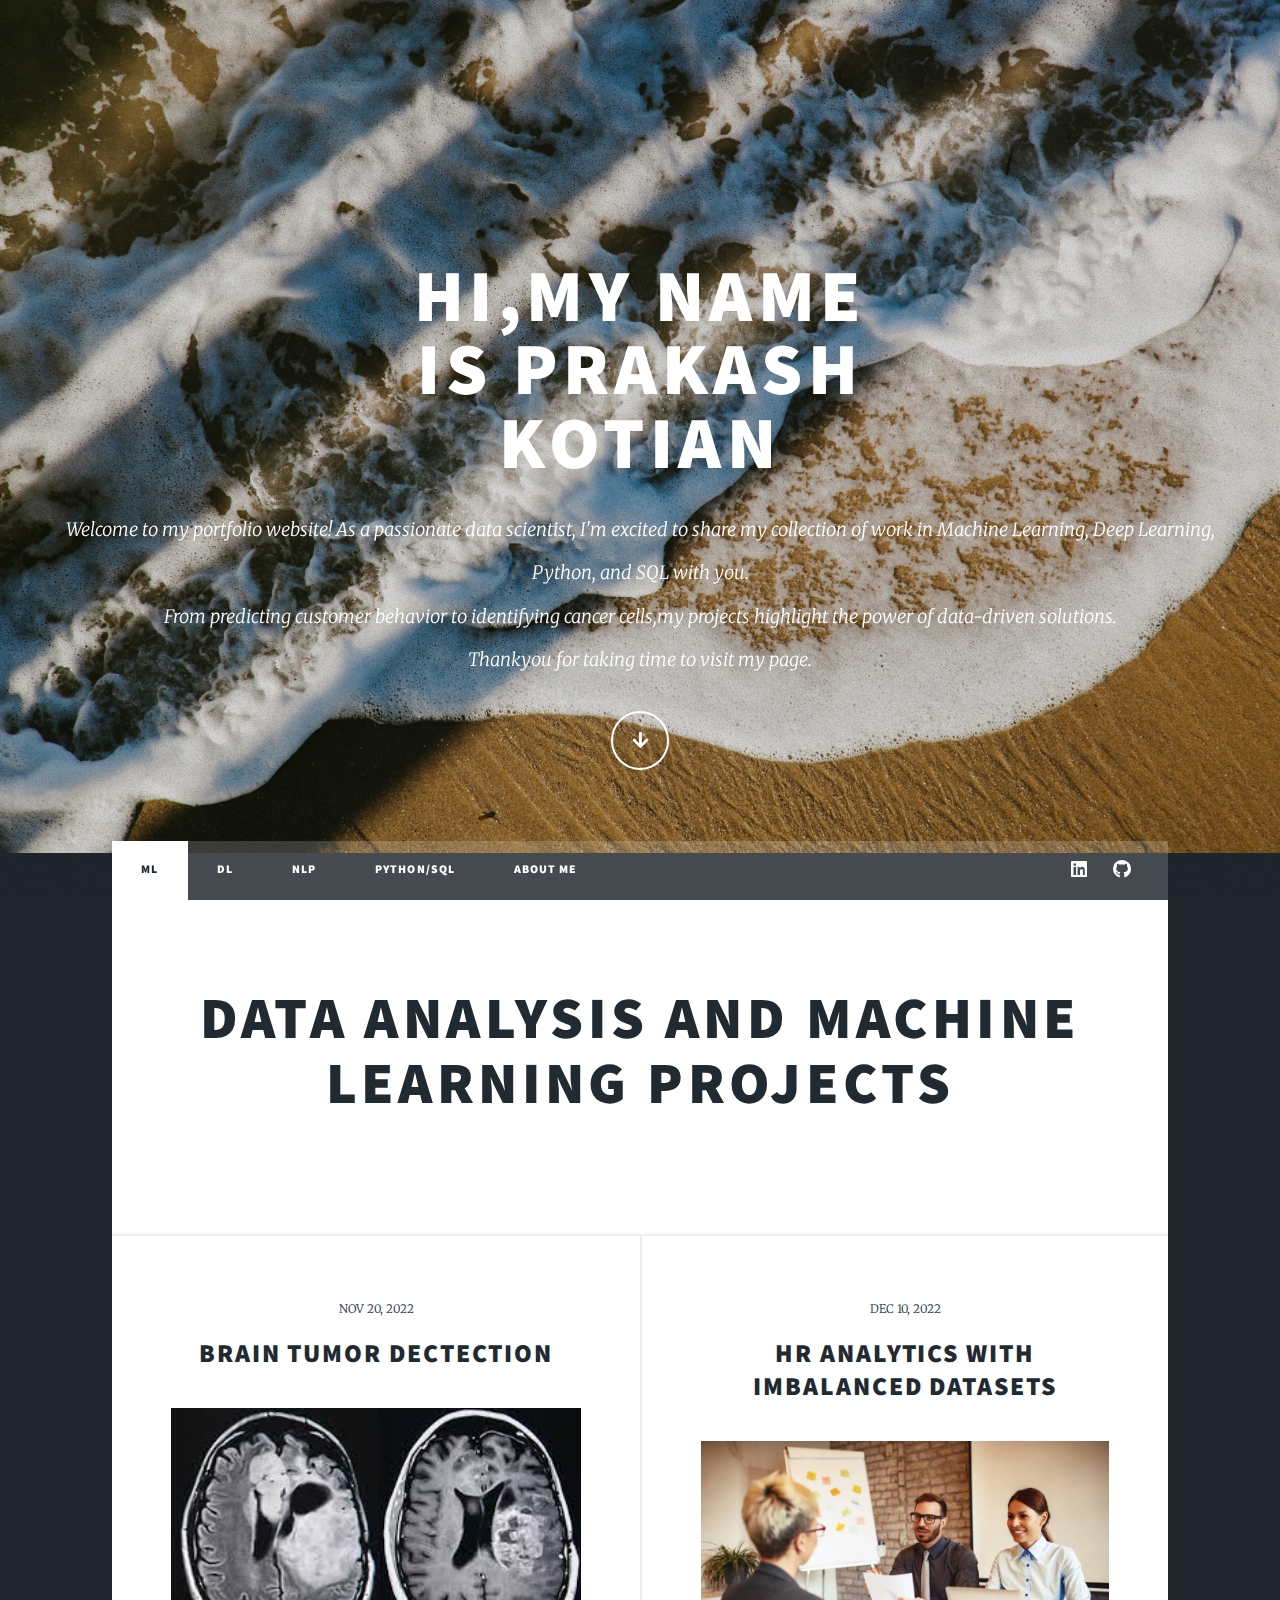
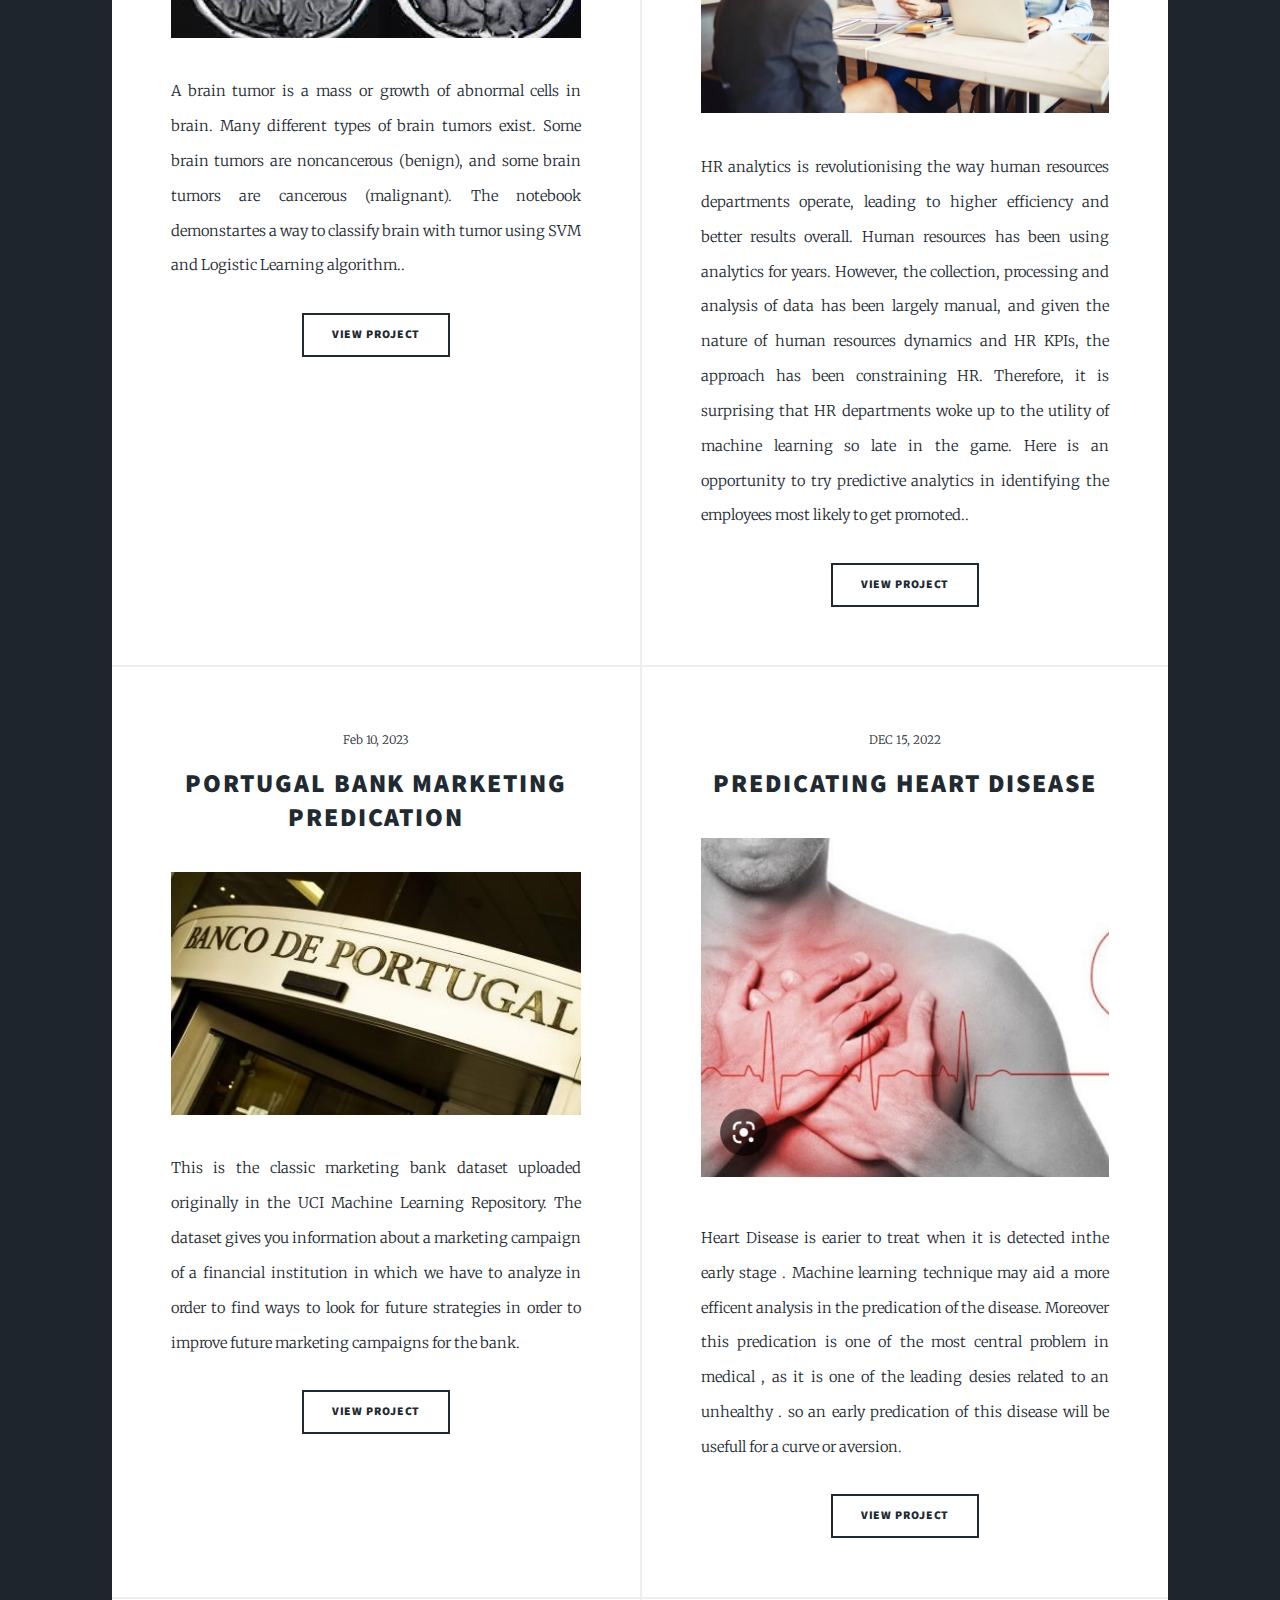
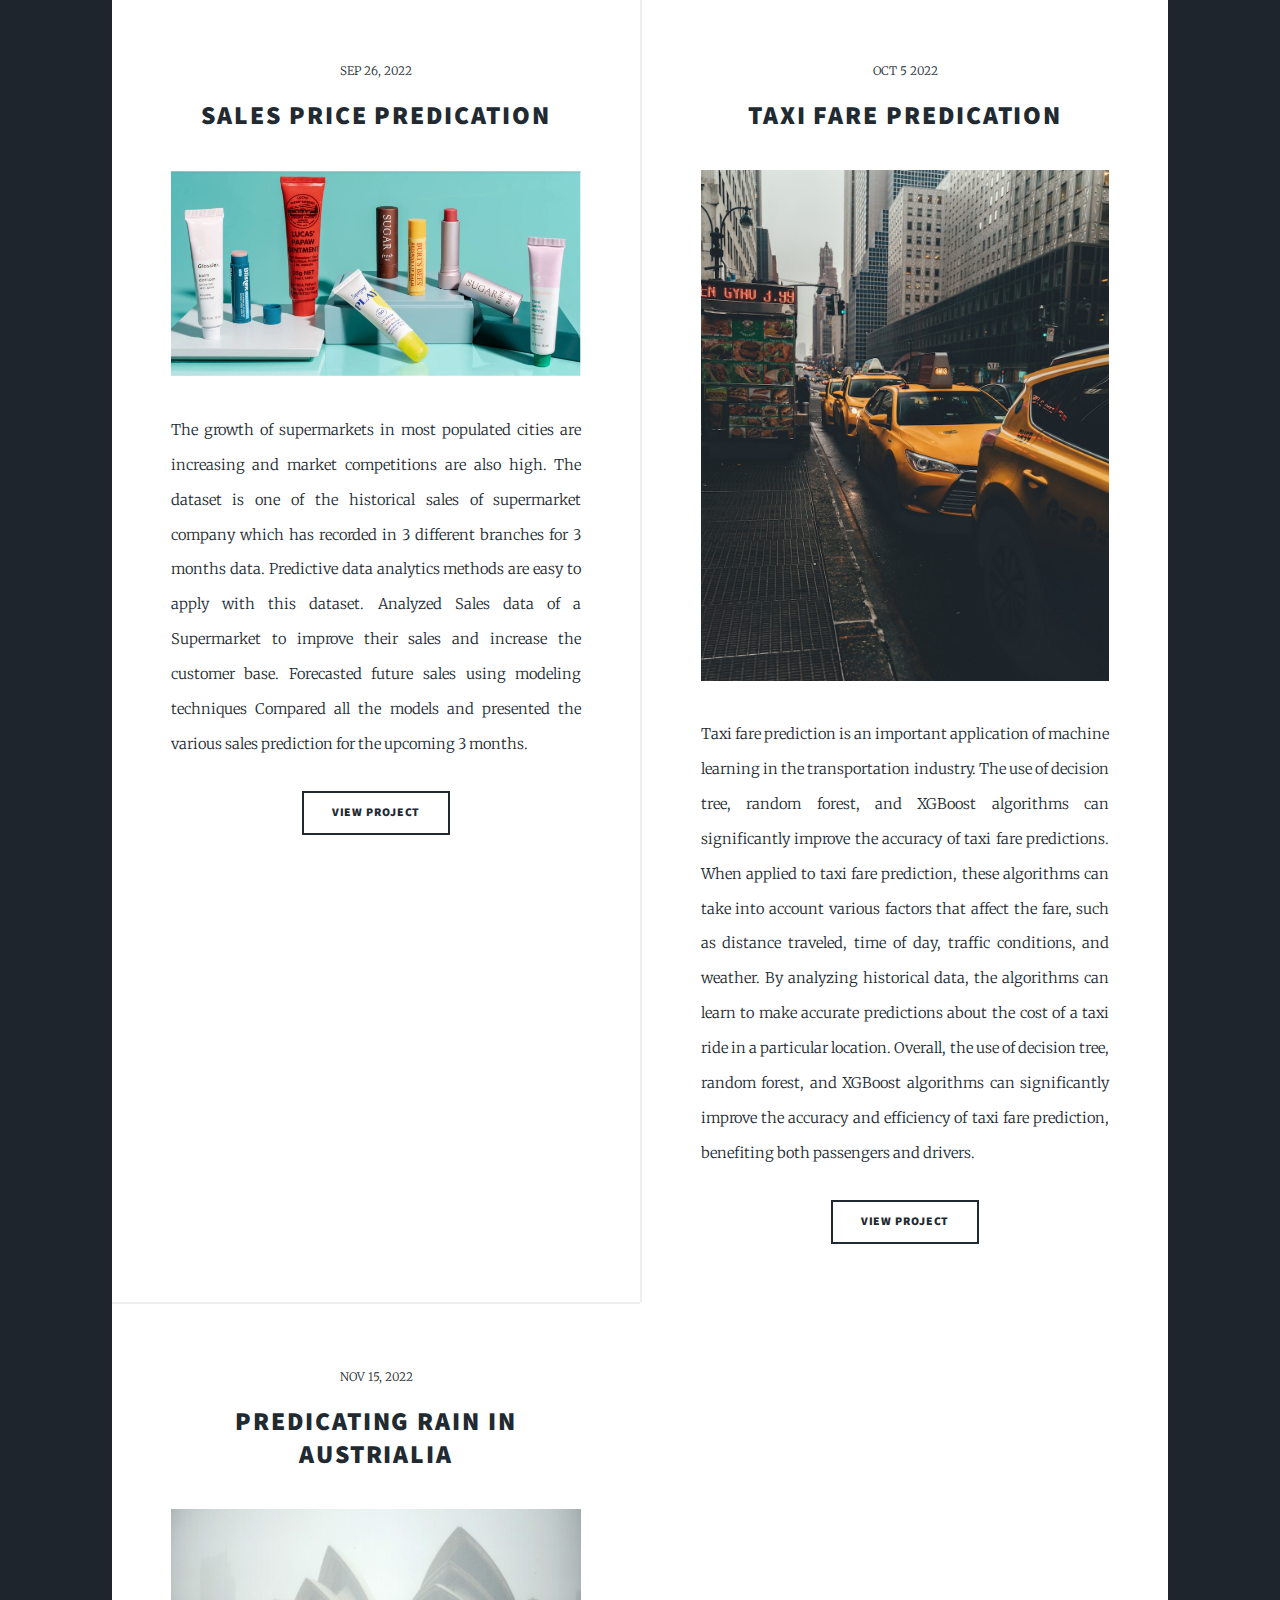
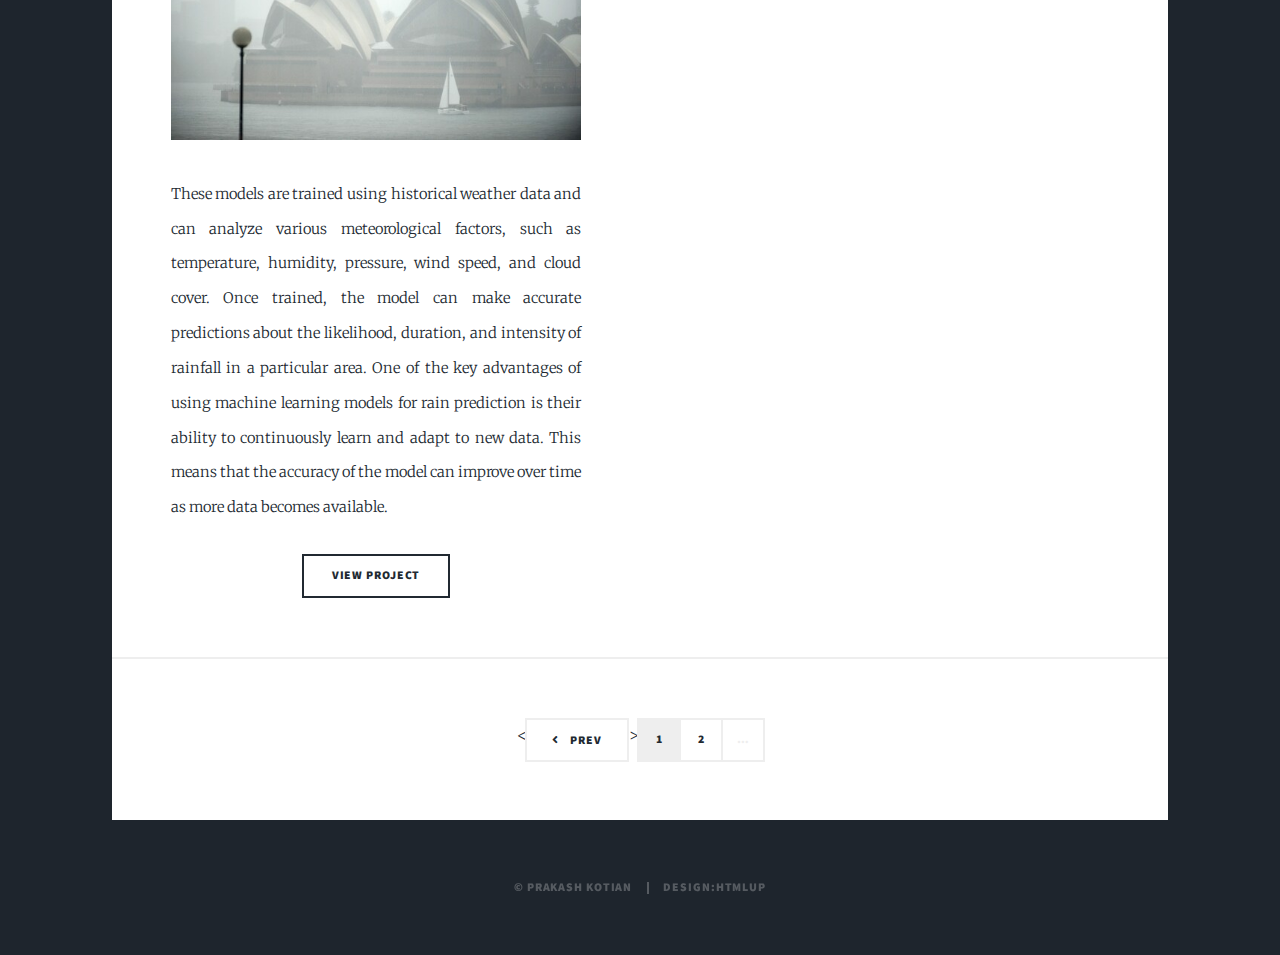
<file: page2.html>
<!DOCTYPE HTML>
<!--
	Massively by HTML5 UP
	html5up.net | @ajlkn
	Free for personal and commercial use under the CCA 3.0 license (html5up.net/license)
-->
<html>
	<head>
		<title>Prakash Kotian Portfolio</title>
		<meta charset="utf-8" />
		<meta name="viewport" content="width=device-width, initial-scale=1, user-scalable=no" />
		<link rel="stylesheet" href="assets/css/main.css" />
		<noscript><link rel="stylesheet" href="assets/css/noscript.css" /></noscript>
	</head>
	<body class="is-preload">

		<!-- Wrapper -->
			<div id="wrapper" class="fade-in">

				<!-- Intro -->
					<div id="intro">
						<h1>HI,MY NAME<br />
						IS PRAKASH<br />
						KOTIAN </h1>
						<p>Welcome to my portfolio website! As a passionate data scientist, I'm excited to share my collection of work in Machine Learning, Deep Learning, Python, and SQL with you.<br />From predicting customer behavior to identifying cancer cells,my projects highlight the power of data-driven solutions.<br />
						Thankyou for taking time to visit my page.</p>
						<ul class="actions">
							<li><a href="#header" class="button icon solid solo fa-arrow-down scrolly">Continue</a></li>
						</ul>
					</div>

				<!-- Header -->
					<header id="header">
						<a href="index.html" class="logo">"Building smarter solutions with data-driven Machine Learning"</a>
					</header>

				<!-- Nav -->
					<nav id="nav">
						<ul class="links">
							<li class="active"><a href="index.html">ML</a></li>
							<li><a href="deep.html">DL</a></li>
							<li><a href="NLP.html">NLP</a></li>
							
							<li><a href="generic.html">PYTHON/SQL</a></li>
							<li><a href="elements.html">About Me</a></li>
						</ul>
						<ul class="icons">
							<li><a href="https://www.linkedin.com/in/prakash-kotian-6ba1b5171/" class="icon brands fa-linkedin"><span class="label">LinkedIn</span></a></li>
							<li><a href="https://github.com/kotianprakash" class="icon brands fa-github"><span class="label">GitHub</span></a></li>
						</ul>
					</nav>

				<!-- Main -->
					<div id="main">

						<!-- Featured Post -->
							<article class="post featured">
								<header class="major">
								<h2><a href="#">DATA ANALYSIS AND MACHINE LEARNING PROJECTS</a></h2>	
								</header>
							</article>

						<!-- Posts -->
							<section class="posts">
								<article>
									<header>
										<span class="date">NOV 20, 2022</span>
										<h2><a href="#">BRAIN TUMOR DECTECTION </a></h2>
									</header>
									<a href="#" class="image fit"><img src="images/p7.jpg" alt="" /></a>
									<p>A brain tumor is a mass or growth of abnormal cells in brain. Many different types of brain tumors exist. Some brain tumors are noncancerous (benign), and some brain tumors are cancerous (malignant). The notebook demonstartes a way to classify brain with tumor using SVM and Logistic Learning algorithm..</p>
									<ul class="actions special">
										<li><a href="https://github.com/kotianprakash/Brian-Tumor-Detection" class="button">VIEW PROJECT</a></li>
									</ul>
								</article>
								<article>
									<header>
										<span class="date">DEC 10, 2022</span>
										<h2><a href="#">HR ANALYTICS WITH<br />
										IMBALANCED DATASETS</a></h2>
									</header>
									<a href="#" class="image fit"><img src="images/P10.jpg" alt="" /></a>
									<p>HR analytics is revolutionising the way human resources departments operate, leading to higher efficiency and better results overall. Human resources has been using analytics for years. However, the collection, processing and analysis of data has been largely manual, and given the nature of human resources dynamics and HR KPIs, the approach has been constraining HR. Therefore, it is surprising that HR departments woke up to the utility of machine learning so late in the game. Here is an opportunity to try predictive analytics in identifying the employees most likely to get promoted..</p>
									<ul class="actions special">
										<li><a href="https://github.com/kotianprakash/HR-Analytics" class="button">VIEW PROJECT</a></li>
									</ul>
								</article>
								<article>
									<header>
										<span class="date">Feb 10, 2023</span>
										<h2><a href="#">PORTUGAL BANK MARKETING<br />
										PREDICATION</a></h2>
									</header>
									<a href="#" class="image fit"><img src="images/P11.jpg" alt="" /></a>
									<p>This is the classic marketing bank dataset uploaded originally in the UCI Machine Learning Repository. The dataset gives you information about a marketing campaign of a financial institution in which we have to analyze in order to find ways to look for future strategies in order to improve future marketing campaigns for the bank. </p>
									<ul class="actions special">
										<li><a href="https://github.com/kotianprakash/Portugal-Bank-Marketing-Predication" class="button">VIEW PROJECT</a></li>
									</ul>
								</article>
								<article>
									<header>
										<span class="date">DEC 15, 2022</span>
										<h2><a href="#">PREDICATING HEART DISEASE </a></h2>
									</header>
									<a href="#" class="image fit"><img src="images/P12.jpg" alt="" /></a>
									<p>Heart Disease is earier to treat when it is detected inthe early stage . Machine learning technique may aid a more efficent analysis in the predication of the disease. Moreover this predication is one of the most central problem in medical , as it is one of the leading desies related to an unhealthy . so an early predication of this disease will be usefull for a curve or aversion.</p>
									<ul class="actions special">
										<li><a href="https://github.com/kotianprakash/Predicating-Heart-Disease" class="button">VIEW PROJECT</a></li>
									</ul>
								</article>
								<article>
									<header>
										<span class="date">SEP 26, 2022</span>
										<h2><a href="#">SALES PRICE PREDICATION</a></h2>
									</header>
									<a href="#" class="image fit"><img src="images/P13.jpg" alt="" /></a>
									<p>The growth of supermarkets in most populated cities are increasing and market competitions are also high. The dataset is one of the historical sales of supermarket company which has recorded in 3 different branches for 3 months data. Predictive data analytics methods are easy to apply with this dataset.

Analyzed Sales data of a Supermarket to improve their sales and increase the customer base. Forecasted future sales using modeling techniques Compared all the models and presented the various sales prediction for the upcoming 3 months.</p>
									<ul class="actions special">
										<li><a href="https://github.com/kotianprakash/Sales-Price-Predication" class="button">VIEW PROJECT</a></li>
									</ul>
								</article>
								<article>
									<header>
										<span class="date">OCT 5 2022</span>
										<h2><a href="#">TAXI FARE PREDICATION </a></h2>
									</header>
									<a href="#" class="image fit"><img src="images/p14.jpg" alt="" /></a>
									<p>Taxi fare prediction is an important application of machine learning in the transportation industry. The use of decision tree, random forest, and XGBoost algorithms can significantly improve the accuracy of taxi fare predictions.

When applied to taxi fare prediction, these algorithms can take into account various factors that affect the fare, such as distance traveled, time of day, traffic conditions, and weather. By analyzing historical data, the algorithms can learn to make accurate predictions about the cost of a taxi ride in a particular location.

Overall, the use of decision tree, random forest, and XGBoost algorithms can significantly improve the accuracy and efficiency of taxi fare prediction, benefiting both passengers and drivers.</p>
									<ul class="actions special">
										<li><a href="https://github.com/kotianprakash/Taxi_Fare_Prediction" class="button">VIEW PROJECT</a></li>
									</ul>
								</article>
								<article>
									<header>
										<span class="date">NOV 15, 2022</span>
										<h2><a href="#">PREDICATING RAIN IN AUSTRIALIA</a></h2>
									</header>
									<a href="#" class="image fit"><img src="images/p15.jpg" alt="" /></a>
									<p>These models are trained using historical weather data and can analyze various meteorological factors, such as temperature, humidity, pressure, wind speed, and cloud cover. Once trained, the model can make accurate predictions about the likelihood, duration, and intensity of rainfall in a particular area.

One of the key advantages of using machine learning models for rain prediction is their ability to continuously learn and adapt to new data. This means that the accuracy of the model can improve over time as more data becomes available.</p>
									<ul class="actions special">
										<li><a href="https://github.com/kotianprakash/Predicating_Rain_in_Austrialia" class="button">VIEW PROJECT</a></li>
									</ul>
								</article>
							</section>

						<!-- Footer -->
							<footer>
								<div class="pagination">
									<<a href="index.html" class="previous">Prev</a>>
									<a href="index.html" class="page active">1</a>
									<a href="#page2.html" class="page">2</a>
									<span class="extra">&hellip;</span>

								</div>
							</footer>

					</div>

			

				<!-- Copyright -->
					<div id="copyright">
						<ul><li>&copy; Prakash kotian</li><li>Design:HTMLup</li></ul>
					</div>

			</div>

		<!-- Scripts -->
			<script src="assets/js/jquery.min.js"></script>
			<script src="assets/js/jquery.scrollex.min.js"></script>
			<script src="assets/js/jquery.scrolly.min.js"></script>
			<script src="assets/js/browser.min.js"></script>
			<script src="assets/js/breakpoints.min.js"></script>
			<script src="assets/js/util.js"></script>
			<script src="assets/js/main.js"></script>

	</body>
</html>
</file>
<file: assets/css/main.css>
@import url(fontawesome-all.min.css);
@import url("https://fonts.googleapis.com/css?family=Merriweather:300,700,300italic,700italic|Source+Sans+Pro:900");

/*
	Massively by HTML5 UP
	html5up.net | @ajlkn
	Free for personal and commercial use under the CCA 3.0 license (html5up.net/license)
*/

html, body, div, span, applet, object,
iframe, h1, h2, h3, h4, h5, h6, p, blockquote,
pre, a, abbr, acronym, address, big, cite,
code, del, dfn, em, img, ins, kbd, q, s, samp,
small, strike, strong, sub, sup, tt, var, b,
u, i, center, dl, dt, dd, ol, ul, li, fieldset,
form, label, legend, table, caption, tbody,
tfoot, thead, tr, th, td, article, aside,
canvas, details, embed, figure, figcaption,
footer, header, hgroup, menu, nav, output, ruby,
section, summary, time, mark, audio, video {
	margin: 0;
	padding: 0;
	border: 0;
	font-size: 100%;
	font: inherit;
	vertical-align: baseline;}

article, aside, details, figcaption, figure,
footer, header, hgroup, menu, nav, section {
	display: block;}

body {
	line-height: 1;
}

ol, ul {
	list-style: none;
}

blockquote, q {
	quotes: none;
}

	blockquote:before, blockquote:after, q:before, q:after {
		content: '';
		content: none;
	}

table {
	border-collapse: collapse;
	border-spacing: 0;
}

body {
	-webkit-text-size-adjust: none;
}

mark {
	background-color: transparent;
	color: inherit;
}

input::-moz-focus-inner {
	border: 0;
	padding: 0;
}

input, select, textarea {
	-moz-appearance: none;
	-webkit-appearance: none;
	-ms-appearance: none;
	appearance: none;
}

/* Basic */

	@-ms-viewport {
		width: device-width;
	}

	body {
		-ms-overflow-style: scrollbar;
	}

	@media screen and (max-width: 480px) {

		html, body {
			min-width: 320px;
		}

	}

	html {
		box-sizing: border-box;
	}

	*, *:before, *:after {
		box-sizing: inherit;
	}

	body {
		background-color: #1e252d;
	}

		body.is-preload *, body.is-preload *:before, body.is-preload *:after {
			-moz-animation: none !important;
			-webkit-animation: none !important;
			-ms-animation: none !important;
			animation: none !important;
			-moz-transition: none !important;
			-webkit-transition: none !important;
			-ms-transition: none !important;
			transition: none !important;
		}

/* Type */

	html {
		font-size: 16pt;
	}

		@media screen and (max-width: 1680px) {

			html {
				font-size: 12pt;
			}

		}

		@media screen and (max-width: 1280px) {

			html {
				font-size: 11pt;
			}

		}

		@media screen and (max-width: 360px) {

			html {
				font-size: 10pt;
			}

		}

	body {
		color: #212931;
	}

	body, input, select, textarea {
		font-family: "Merriweather", Georgia, serif;
		font-weight: 300;
		font-size: 1rem;
		line-height: 2.375;
	}

	a {
		-moz-transition: color 0.2s ease-in-out, background-color 0.2s ease-in-out, border-color 0.2s ease-in-out, box-shadow 0.2s ease-in-out;
		-webkit-transition: color 0.2s ease-in-out, background-color 0.2s ease-in-out, border-color 0.2s ease-in-out, box-shadow 0.2s ease-in-out;
		-ms-transition: color 0.2s ease-in-out, background-color 0.2s ease-in-out, border-color 0.2s ease-in-out, box-shadow 0.2s ease-in-out;
		transition: color 0.2s ease-in-out, background-color 0.2s ease-in-out, border-color 0.2s ease-in-out, box-shadow 0.2s ease-in-out;
		border-bottom: dotted 1px;
		text-decoration: none;
	}

		a:hover {
			border-bottom-color: transparent;
		}

	strong, b {
		font-weight: 600;
	}

	em, i {
		font-style: italic;
	}

	p {
		text-align: justify;
		margin: 0 0 2rem 0;
	}

	h1, h2, h3, h4, h5, h6 {
		font-family: "Source Sans Pro", Helvetica, sans-serif;
		font-weight: 900;
		line-height: 1.5;
		letter-spacing: 0.075em;
		text-transform: uppercase;
		margin: 0 0 1rem 0;
	}

		h1 a, h2 a, h3 a, h4 a, h5 a, h6 a {
			border-bottom: 0;
			color: inherit;
			text-decoration: none;
		}

	h1 {
		font-size: 4rem;
		line-height: 1.1;
		margin: 0 0 2rem 0;
	}

	h2 {
		font-size: 1.75rem;
		line-height: 1.3;
		margin: 0 0 1.5rem 0;
	}

	h3 {
		font-size: 1.25rem;
		margin: 0 0 1.5rem 0;
	}

	h4 {
		font-size: 1rem;
	}

	h5 {
		font-size: 0.9rem;
	}

	h6 {
		font-size: 0.8rem;
	}

	sub {
		font-size: 0.8rem;
		position: relative;
		top: 0.5rem;
	}

	sup {
		font-size: 0.8rem;
		position: relative;
		top: -0.5rem;
	}

	blockquote {
		border-left: solid 4px;
		font-style: italic;
		margin: 0 0 2rem 0;
		padding: 0.5rem 0 0.5rem 2rem;
	}

	code {
		border: solid 2px;
		font-family: "Courier New", monospace;
		font-size: 0.9rem;
		margin: 0 0.25rem;
		padding: 0.25rem 0.65rem;
	}

	pre {
		-webkit-overflow-scrolling: touch;
		font-family: "Courier New", monospace;
		font-size: 0.9rem;
		margin: 0 0 2rem 0;
	}

		pre code {
			display: block;
			line-height: 1.75;
			padding: 1rem 1.5rem;
			overflow-x: auto;
		}

	hr {
		border: 0;
		border-bottom: solid 2px;
		margin: 3rem 0;
	}

		hr.major {
			margin: 5rem 0;
		}

	.align-left {
		text-align: left;
	}

	.align-center {
		text-align: center;
	}

	.align-right {
		text-align: right;
	}

	input, select, textarea {
		color: #212931;
	}

	a {
		color: #212931;
		border-bottom-color: rgba(33, 41, 49, 0.5);
	}

		a:hover {
			border-bottom-color: transparent;
			color: #18bfef !important;
		}

	strong, b {
		color: #212931;
	}

	h1, h2, h3, h4, h5, h6 {
		color: #212931;
	}

	blockquote {
		border-left-color: #eeeeee;
	}

	code {
		background: rgba(220, 220, 220, 0.25);
		border-color: #eeeeee;
	}

	hr {
		border-bottom-color: #eeeeee;
	}

/* Row */

	.row {
		display: flex;
		flex-wrap: wrap;
		box-sizing: border-box;
		align-items: stretch;
	}

		.row > * {
			box-sizing: border-box;
		}

		.row.gtr-uniform > * > :last-child {
			margin-bottom: 0;
		}

		.row.aln-left {
			justify-content: flex-start;
		}

		.row.aln-center {
			justify-content: center;
		}

		.row.aln-right {
			justify-content: flex-end;
		}

		.row.aln-top {
			align-items: flex-start;
		}

		.row.aln-middle {
			align-items: center;
		}

		.row.aln-bottom {
			align-items: flex-end;
		}

		.row > .imp {
			order: -1;
		}

		.row > .col-1 {
			width: 8.33333%;
		}

		.row > .off-1 {
			margin-left: 8.33333%;
		}

		.row > .col-2 {
			width: 16.66667%;
		}

		.row > .off-2 {
			margin-left: 16.66667%;
		}

		.row > .col-3 {
			width: 25%;
		}

		.row > .off-3 {
			margin-left: 25%;
		}

		.row > .col-4 {
			width: 33.33333%;
		}

		.row > .off-4 {
			margin-left: 33.33333%;
		}

		.row > .col-5 {
			width: 41.66667%;
		}

		.row > .off-5 {
			margin-left: 41.66667%;
		}

		.row > .col-6 {
			width: 50%;
		}

		.row > .off-6 {
			margin-left: 50%;
		}

		.row > .col-7 {
			width: 58.33333%;
		}

		.row > .off-7 {
			margin-left: 58.33333%;
		}

		.row > .col-8 {
			width: 66.66667%;
		}

		.row > .off-8 {
			margin-left: 66.66667%;
		}

		.row > .col-9 {
			width: 75%;
		}

		.row > .off-9 {
			margin-left: 75%;
		}

		.row > .col-10 {
			width: 83.33333%;
		}

		.row > .off-10 {
			margin-left: 83.33333%;
		}

		.row > .col-11 {
			width: 91.66667%;
		}

		.row > .off-11 {
			margin-left: 91.66667%;
		}

		.row > .col-12 {
			width: 100%;
		}

		.row > .off-12 {
			margin-left: 100%;
		}

		.row.gtr-0 {
			margin-top: 0;
			margin-left: 0rem;
		}

			.row.gtr-0 > * {
				padding: 0 0 0 0rem;
			}

			.row.gtr-0.gtr-uniform {
				margin-top: 0rem;
			}

				.row.gtr-0.gtr-uniform > * {
					padding-top: 0rem;
				}

		.row.gtr-25 {
			margin-top: 0;
			margin-left: -0.375rem;
		}

			.row.gtr-25 > * {
				padding: 0 0 0 0.375rem;
			}

			.row.gtr-25.gtr-uniform {
				margin-top: -0.375rem;
			}

				.row.gtr-25.gtr-uniform > * {
					padding-top: 0.375rem;
				}

		.row.gtr-50 {
			margin-top: 0;
			margin-left: -0.75rem;
		}

			.row.gtr-50 > * {
				padding: 0 0 0 0.75rem;
			}

			.row.gtr-50.gtr-uniform {
				margin-top: -0.75rem;
			}

				.row.gtr-50.gtr-uniform > * {
					padding-top: 0.75rem;
				}

		.row {
			margin-top: 0;
			margin-left: -1.5rem;
		}

			.row > * {
				padding: 0 0 0 1.5rem;
			}

			.row.gtr-uniform {
				margin-top: -1.5rem;
			}

				.row.gtr-uniform > * {
					padding-top: 1.5rem;
				}

		.row.gtr-150 {
			margin-top: 0;
			margin-left: -2.25rem;
		}

			.row.gtr-150 > * {
				padding: 0 0 0 2.25rem;
			}

			.row.gtr-150.gtr-uniform {
				margin-top: -2.25rem;
			}

				.row.gtr-150.gtr-uniform > * {
					padding-top: 2.25rem;
				}

		.row.gtr-200 {
			margin-top: 0;
			margin-left: -3rem;
		}

			.row.gtr-200 > * {
				padding: 0 0 0 3rem;
			}

			.row.gtr-200.gtr-uniform {
				margin-top: -3rem;
			}

				.row.gtr-200.gtr-uniform > * {
					padding-top: 3rem;
				}

		@media screen and (max-width: 1680px) {

			.row {
				display: flex;
				flex-wrap: wrap;
				box-sizing: border-box;
				align-items: stretch;
			}

				.row > * {
					box-sizing: border-box;
				}

				.row.gtr-uniform > * > :last-child {
					margin-bottom: 0;
				}

				.row.aln-left {
					justify-content: flex-start;
				}

				.row.aln-center {
					justify-content: center;
				}

				.row.aln-right {
					justify-content: flex-end;
				}

				.row.aln-top {
					align-items: flex-start;
				}

				.row.aln-middle {
					align-items: center;
				}

				.row.aln-bottom {
					align-items: flex-end;
				}

				.row > .imp-xlarge {
					order: -1;
				}

				.row > .col-1-xlarge {
					width: 8.33333%;
				}

				.row > .off-1-xlarge {
					margin-left: 8.33333%;
				}

				.row > .col-2-xlarge {
					width: 16.66667%;
				}

				.row > .off-2-xlarge {
					margin-left: 16.66667%;
				}

				.row > .col-3-xlarge {
					width: 25%;
				}

				.row > .off-3-xlarge {
					margin-left: 25%;
				}

				.row > .col-4-xlarge {
					width: 33.33333%;
				}

				.row > .off-4-xlarge {
					margin-left: 33.33333%;
				}

				.row > .col-5-xlarge {
					width: 41.66667%;
				}

				.row > .off-5-xlarge {
					margin-left: 41.66667%;
				}

				.row > .col-6-xlarge {
					width: 50%;
				}

				.row > .off-6-xlarge {
					margin-left: 50%;
				}

				.row > .col-7-xlarge {
					width: 58.33333%;
				}

				.row > .off-7-xlarge {
					margin-left: 58.33333%;
				}

				.row > .col-8-xlarge {
					width: 66.66667%;
				}

				.row > .off-8-xlarge {
					margin-left: 66.66667%;
				}

				.row > .col-9-xlarge {
					width: 75%;
				}

				.row > .off-9-xlarge {
					margin-left: 75%;
				}

				.row > .col-10-xlarge {
					width: 83.33333%;
				}

				.row > .off-10-xlarge {
					margin-left: 83.33333%;
				}

				.row > .col-11-xlarge {
					width: 91.66667%;
				}

				.row > .off-11-xlarge {
					margin-left: 91.66667%;
				}

				.row > .col-12-xlarge {
					width: 100%;
				}

				.row > .off-12-xlarge {
					margin-left: 100%;
				}

				.row.gtr-0 {
					margin-top: 0;
					margin-left: 0rem;
				}

					.row.gtr-0 > * {
						padding: 0 0 0 0rem;
					}

					.row.gtr-0.gtr-uniform {
						margin-top: 0rem;
					}

						.row.gtr-0.gtr-uniform > * {
							padding-top: 0rem;
						}

				.row.gtr-25 {
					margin-top: 0;
					margin-left: -0.375rem;
				}

					.row.gtr-25 > * {
						padding: 0 0 0 0.375rem;
					}

					.row.gtr-25.gtr-uniform {
						margin-top: -0.375rem;
					}

						.row.gtr-25.gtr-uniform > * {
							padding-top: 0.375rem;
						}

				.row.gtr-50 {
					margin-top: 0;
					margin-left: -0.75rem;
				}

					.row.gtr-50 > * {
						padding: 0 0 0 0.75rem;
					}

					.row.gtr-50.gtr-uniform {
						margin-top: -0.75rem;
					}

						.row.gtr-50.gtr-uniform > * {
							padding-top: 0.75rem;
						}

				.row {
					margin-top: 0;
					margin-left: -1.5rem;
				}

					.row > * {
						padding: 0 0 0 1.5rem;
					}

					.row.gtr-uniform {
						margin-top: -1.5rem;
					}

						.row.gtr-uniform > * {
							padding-top: 1.5rem;
						}

				.row.gtr-150 {
					margin-top: 0;
					margin-left: -2.25rem;
				}

					.row.gtr-150 > * {
						padding: 0 0 0 2.25rem;
					}

					.row.gtr-150.gtr-uniform {
						margin-top: -2.25rem;
					}

						.row.gtr-150.gtr-uniform > * {
							padding-top: 2.25rem;
						}

				.row.gtr-200 {
					margin-top: 0;
					margin-left: -3rem;
				}

					.row.gtr-200 > * {
						padding: 0 0 0 3rem;
					}

					.row.gtr-200.gtr-uniform {
						margin-top: -3rem;
					}

						.row.gtr-200.gtr-uniform > * {
							padding-top: 3rem;
						}

		}

		@media screen and (max-width: 1280px) {

			.row {
				display: flex;
				flex-wrap: wrap;
				box-sizing: border-box;
				align-items: stretch;
			}

				.row > * {
					box-sizing: border-box;
				}

				.row.gtr-uniform > * > :last-child {
					margin-bottom: 0;
				}

				.row.aln-left {
					justify-content: flex-start;
				}

				.row.aln-center {
					justify-content: center;
				}

				.row.aln-right {
					justify-content: flex-end;
				}

				.row.aln-top {
					align-items: flex-start;
				}

				.row.aln-middle {
					align-items: center;
				}

				.row.aln-bottom {
					align-items: flex-end;
				}

				.row > .imp-large {
					order: -1;
				}

				.row > .col-1-large {
					width: 8.33333%;
				}

				.row > .off-1-large {
					margin-left: 8.33333%;
				}

				.row > .col-2-large {
					width: 16.66667%;
				}

				.row > .off-2-large {
					margin-left: 16.66667%;
				}

				.row > .col-3-large {
					width: 25%;
				}

				.row > .off-3-large {
					margin-left: 25%;
				}

				.row > .col-4-large {
					width: 33.33333%;
				}

				.row > .off-4-large {
					margin-left: 33.33333%;
				}

				.row > .col-5-large {
					width: 41.66667%;
				}

				.row > .off-5-large {
					margin-left: 41.66667%;
				}

				.row > .col-6-large {
					width: 50%;
				}

				.row > .off-6-large {
					margin-left: 50%;
				}

				.row > .col-7-large {
					width: 58.33333%;
				}

				.row > .off-7-large {
					margin-left: 58.33333%;
				}

				.row > .col-8-large {
					width: 66.66667%;
				}

				.row > .off-8-large {
					margin-left: 66.66667%;
				}

				.row > .col-9-large {
					width: 75%;
				}

				.row > .off-9-large {
					margin-left: 75%;
				}

				.row > .col-10-large {
					width: 83.33333%;
				}

				.row > .off-10-large {
					margin-left: 83.33333%;
				}

				.row > .col-11-large {
					width: 91.66667%;
				}

				.row > .off-11-large {
					margin-left: 91.66667%;
				}

				.row > .col-12-large {
					width: 100%;
				}

				.row > .off-12-large {
					margin-left: 100%;
				}

				.row.gtr-0 {
					margin-top: 0;
					margin-left: 0rem;
				}

					.row.gtr-0 > * {
						padding: 0 0 0 0rem;
					}

					.row.gtr-0.gtr-uniform {
						margin-top: 0rem;
					}

						.row.gtr-0.gtr-uniform > * {
							padding-top: 0rem;
						}

				.row.gtr-25 {
					margin-top: 0;
					margin-left: -0.375rem;
				}

					.row.gtr-25 > * {
						padding: 0 0 0 0.375rem;
					}

					.row.gtr-25.gtr-uniform {
						margin-top: -0.375rem;
					}

						.row.gtr-25.gtr-uniform > * {
							padding-top: 0.375rem;
						}

				.row.gtr-50 {
					margin-top: 0;
					margin-left: -0.75rem;
				}

					.row.gtr-50 > * {
						padding: 0 0 0 0.75rem;
					}

					.row.gtr-50.gtr-uniform {
						margin-top: -0.75rem;
					}

						.row.gtr-50.gtr-uniform > * {
							padding-top: 0.75rem;
						}

				.row {
					margin-top: 0;
					margin-left: -1.5rem;
				}

					.row > * {
						padding: 0 0 0 1.5rem;
					}

					.row.gtr-uniform {
						margin-top: -1.5rem;
					}

						.row.gtr-uniform > * {
							padding-top: 1.5rem;
						}

				.row.gtr-150 {
					margin-top: 0;
					margin-left: -2.25rem;
				}

					.row.gtr-150 > * {
						padding: 0 0 0 2.25rem;
					}

					.row.gtr-150.gtr-uniform {
						margin-top: -2.25rem;
					}

						.row.gtr-150.gtr-uniform > * {
							padding-top: 2.25rem;
						}

				.row.gtr-200 {
					margin-top: 0;
					margin-left: -3rem;
				}

					.row.gtr-200 > * {
						padding: 0 0 0 3rem;
					}

					.row.gtr-200.gtr-uniform {
						margin-top: -3rem;
					}

						.row.gtr-200.gtr-uniform > * {
							padding-top: 3rem;
						}

		}

		@media screen and (max-width: 980px) {

			.row {
				display: flex;
				flex-wrap: wrap;
				box-sizing: border-box;
				align-items: stretch;
			}

				.row > * {
					box-sizing: border-box;
				}

				.row.gtr-uniform > * > :last-child {
					margin-bottom: 0;
				}

				.row.aln-left {
					justify-content: flex-start;
				}

				.row.aln-center {
					justify-content: center;
				}

				.row.aln-right {
					justify-content: flex-end;
				}

				.row.aln-top {
					align-items: flex-start;
				}

				.row.aln-middle {
					align-items: center;
				}

				.row.aln-bottom {
					align-items: flex-end;
				}

				.row > .imp-medium {
					order: -1;
				}

				.row > .col-1-medium {
					width: 8.33333%;
				}

				.row > .off-1-medium {
					margin-left: 8.33333%;
				}

				.row > .col-2-medium {
					width: 16.66667%;
				}

				.row > .off-2-medium {
					margin-left: 16.66667%;
				}

				.row > .col-3-medium {
					width: 25%;
				}

				.row > .off-3-medium {
					margin-left: 25%;
				}

				.row > .col-4-medium {
					width: 33.33333%;
				}

				.row > .off-4-medium {
					margin-left: 33.33333%;
				}

				.row > .col-5-medium {
					width: 41.66667%;
				}

				.row > .off-5-medium {
					margin-left: 41.66667%;
				}

				.row > .col-6-medium {
					width: 50%;
				}

				.row > .off-6-medium {
					margin-left: 50%;
				}

				.row > .col-7-medium {
					width: 58.33333%;
				}

				.row > .off-7-medium {
					margin-left: 58.33333%;
				}

				.row > .col-8-medium {
					width: 66.66667%;
				}

				.row > .off-8-medium {
					margin-left: 66.66667%;
				}

				.row > .col-9-medium {
					width: 75%;
				}

				.row > .off-9-medium {
					margin-left: 75%;
				}

				.row > .col-10-medium {
					width: 83.33333%;
				}

				.row > .off-10-medium {
					margin-left: 83.33333%;
				}

				.row > .col-11-medium {
					width: 91.66667%;
				}

				.row > .off-11-medium {
					margin-left: 91.66667%;
				}

				.row > .col-12-medium {
					width: 100%;
				}

				.row > .off-12-medium {
					margin-left: 100%;
				}

				.row.gtr-0 {
					margin-top: 0;
					margin-left: 0rem;
				}

					.row.gtr-0 > * {
						padding: 0 0 0 0rem;
					}

					.row.gtr-0.gtr-uniform {
						margin-top: 0rem;
					}

						.row.gtr-0.gtr-uniform > * {
							padding-top: 0rem;
						}

				.row.gtr-25 {
					margin-top: 0;
					margin-left: -0.375rem;
				}

					.row.gtr-25 > * {
						padding: 0 0 0 0.375rem;
					}

					.row.gtr-25.gtr-uniform {
						margin-top: -0.375rem;
					}

						.row.gtr-25.gtr-uniform > * {
							padding-top: 0.375rem;
						}

				.row.gtr-50 {
					margin-top: 0;
					margin-left: -0.75rem;
				}

					.row.gtr-50 > * {
						padding: 0 0 0 0.75rem;
					}

					.row.gtr-50.gtr-uniform {
						margin-top: -0.75rem;
					}

						.row.gtr-50.gtr-uniform > * {
							padding-top: 0.75rem;
						}

				.row {
					margin-top: 0;
					margin-left: -1.5rem;
				}

					.row > * {
						padding: 0 0 0 1.5rem;
					}

					.row.gtr-uniform {
						margin-top: -1.5rem;
					}

						.row.gtr-uniform > * {
							padding-top: 1.5rem;
						}

				.row.gtr-150 {
					margin-top: 0;
					margin-left: -2.25rem;
				}

					.row.gtr-150 > * {
						padding: 0 0 0 2.25rem;
					}

					.row.gtr-150.gtr-uniform {
						margin-top: -2.25rem;
					}

						.row.gtr-150.gtr-uniform > * {
							padding-top: 2.25rem;
						}

				.row.gtr-200 {
					margin-top: 0;
					margin-left: -3rem;
				}

					.row.gtr-200 > * {
						padding: 0 0 0 3rem;
					}

					.row.gtr-200.gtr-uniform {
						margin-top: -3rem;
					}

						.row.gtr-200.gtr-uniform > * {
							padding-top: 3rem;
						}

		}

		@media screen and (max-width: 736px) {

			.row {
				display: flex;
				flex-wrap: wrap;
				box-sizing: border-box;
				align-items: stretch;
			}

				.row > * {
					box-sizing: border-box;
				}

				.row.gtr-uniform > * > :last-child {
					margin-bottom: 0;
				}

				.row.aln-left {
					justify-content: flex-start;
				}

				.row.aln-center {
					justify-content: center;
				}

				.row.aln-right {
					justify-content: flex-end;
				}

				.row.aln-top {
					align-items: flex-start;
				}

				.row.aln-middle {
					align-items: center;
				}

				.row.aln-bottom {
					align-items: flex-end;
				}

				.row > .imp-small {
					order: -1;
				}

				.row > .col-1-small {
					width: 8.33333%;
				}

				.row > .off-1-small {
					margin-left: 8.33333%;
				}

				.row > .col-2-small {
					width: 16.66667%;
				}

				.row > .off-2-small {
					margin-left: 16.66667%;
				}

				.row > .col-3-small {
					width: 25%;
				}

				.row > .off-3-small {
					margin-left: 25%;
				}

				.row > .col-4-small {
					width: 33.33333%;
				}

				.row > .off-4-small {
					margin-left: 33.33333%;
				}

				.row > .col-5-small {
					width: 41.66667%;
				}

				.row > .off-5-small {
					margin-left: 41.66667%;
				}

				.row > .col-6-small {
					width: 50%;
				}

				.row > .off-6-small {
					margin-left: 50%;
				}

				.row > .col-7-small {
					width: 58.33333%;
				}

				.row > .off-7-small {
					margin-left: 58.33333%;
				}

				.row > .col-8-small {
					width: 66.66667%;
				}

				.row > .off-8-small {
					margin-left: 66.66667%;
				}

				.row > .col-9-small {
					width: 75%;
				}

				.row > .off-9-small {
					margin-left: 75%;
				}

				.row > .col-10-small {
					width: 83.33333%;
				}

				.row > .off-10-small {
					margin-left: 83.33333%;
				}

				.row > .col-11-small {
					width: 91.66667%;
				}

				.row > .off-11-small {
					margin-left: 91.66667%;
				}

				.row > .col-12-small {
					width: 100%;
				}

				.row > .off-12-small {
					margin-left: 100%;
				}

				.row.gtr-0 {
					margin-top: 0;
					margin-left: 0rem;
				}

					.row.gtr-0 > * {
						padding: 0 0 0 0rem;
					}

					.row.gtr-0.gtr-uniform {
						margin-top: 0rem;
					}

						.row.gtr-0.gtr-uniform > * {
							padding-top: 0rem;
						}

				.row.gtr-25 {
					margin-top: 0;
					margin-left: -0.375rem;
				}

					.row.gtr-25 > * {
						padding: 0 0 0 0.375rem;
					}

					.row.gtr-25.gtr-uniform {
						margin-top: -0.375rem;
					}

						.row.gtr-25.gtr-uniform > * {
							padding-top: 0.375rem;
						}

				.row.gtr-50 {
					margin-top: 0;
					margin-left: -0.75rem;
				}

					.row.gtr-50 > * {
						padding: 0 0 0 0.75rem;
					}

					.row.gtr-50.gtr-uniform {
						margin-top: -0.75rem;
					}

						.row.gtr-50.gtr-uniform > * {
							padding-top: 0.75rem;
						}

				.row {
					margin-top: 0;
					margin-left: -1.5rem;
				}

					.row > * {
						padding: 0 0 0 1.5rem;
					}

					.row.gtr-uniform {
						margin-top: -1.5rem;
					}

						.row.gtr-uniform > * {
							padding-top: 1.5rem;
						}

				.row.gtr-150 {
					margin-top: 0;
					margin-left: -2.25rem;
				}

					.row.gtr-150 > * {
						padding: 0 0 0 2.25rem;
					}

					.row.gtr-150.gtr-uniform {
						margin-top: -2.25rem;
					}

						.row.gtr-150.gtr-uniform > * {
							padding-top: 2.25rem;
						}

				.row.gtr-200 {
					margin-top: 0;
					margin-left: -3rem;
				}

					.row.gtr-200 > * {
						padding: 0 0 0 3rem;
					}

					.row.gtr-200.gtr-uniform {
						margin-top: -3rem;
					}

						.row.gtr-200.gtr-uniform > * {
							padding-top: 3rem;
						}

		}

		@media screen and (max-width: 480px) {

			.row {
				display: flex;
				flex-wrap: wrap;
				box-sizing: border-box;
				align-items: stretch;
			}

				.row > * {
					box-sizing: border-box;
				}

				.row.gtr-uniform > * > :last-child {
					margin-bottom: 0;
				}

				.row.aln-left {
					justify-content: flex-start;
				}

				.row.aln-center {
					justify-content: center;
				}

				.row.aln-right {
					justify-content: flex-end;
				}

				.row.aln-top {
					align-items: flex-start;
				}

				.row.aln-middle {
					align-items: center;
				}

				.row.aln-bottom {
					align-items: flex-end;
				}

				.row > .imp-xsmall {
					order: -1;
				}

				.row > .col-1-xsmall {
					width: 8.33333%;
				}

				.row > .off-1-xsmall {
					margin-left: 8.33333%;
				}

				.row > .col-2-xsmall {
					width: 16.66667%;
				}

				.row > .off-2-xsmall {
					margin-left: 16.66667%;
				}

				.row > .col-3-xsmall {
					width: 25%;
				}

				.row > .off-3-xsmall {
					margin-left: 25%;
				}

				.row > .col-4-xsmall {
					width: 33.33333%;
				}

				.row > .off-4-xsmall {
					margin-left: 33.33333%;
				}

				.row > .col-5-xsmall {
					width: 41.66667%;
				}

				.row > .off-5-xsmall {
					margin-left: 41.66667%;
				}

				.row > .col-6-xsmall {
					width: 50%;
				}

				.row > .off-6-xsmall {
					margin-left: 50%;
				}

				.row > .col-7-xsmall {
					width: 58.33333%;
				}

				.row > .off-7-xsmall {
					margin-left: 58.33333%;
				}

				.row > .col-8-xsmall {
					width: 66.66667%;
				}

				.row > .off-8-xsmall {
					margin-left: 66.66667%;
				}

				.row > .col-9-xsmall {
					width: 75%;
				}

				.row > .off-9-xsmall {
					margin-left: 75%;
				}

				.row > .col-10-xsmall {
					width: 83.33333%;
				}

				.row > .off-10-xsmall {
					margin-left: 83.33333%;
				}

				.row > .col-11-xsmall {
					width: 91.66667%;
				}

				.row > .off-11-xsmall {
					margin-left: 91.66667%;
				}

				.row > .col-12-xsmall {
					width: 100%;
				}

				.row > .off-12-xsmall {
					margin-left: 100%;
				}

				.row.gtr-0 {
					margin-top: 0;
					margin-left: 0rem;
				}

					.row.gtr-0 > * {
						padding: 0 0 0 0rem;
					}

					.row.gtr-0.gtr-uniform {
						margin-top: 0rem;
					}

						.row.gtr-0.gtr-uniform > * {
							padding-top: 0rem;
						}

				.row.gtr-25 {
					margin-top: 0;
					margin-left: -0.375rem;
				}

					.row.gtr-25 > * {
						padding: 0 0 0 0.375rem;
					}

					.row.gtr-25.gtr-uniform {
						margin-top: -0.375rem;
					}

						.row.gtr-25.gtr-uniform > * {
							padding-top: 0.375rem;
						}

				.row.gtr-50 {
					margin-top: 0;
					margin-left: -0.75rem;
				}

					.row.gtr-50 > * {
						padding: 0 0 0 0.75rem;
					}

					.row.gtr-50.gtr-uniform {
						margin-top: -0.75rem;
					}

						.row.gtr-50.gtr-uniform > * {
							padding-top: 0.75rem;
						}

				.row {
					margin-top: 0;
					margin-left: -1.5rem;
				}

					.row > * {
						padding: 0 0 0 1.5rem;
					}

					.row.gtr-uniform {
						margin-top: -1.5rem;
					}

						.row.gtr-uniform > * {
							padding-top: 1.5rem;
						}

				.row.gtr-150 {
					margin-top: 0;
					margin-left: -2.25rem;
				}

					.row.gtr-150 > * {
						padding: 0 0 0 2.25rem;
					}

					.row.gtr-150.gtr-uniform {
						margin-top: -2.25rem;
					}

						.row.gtr-150.gtr-uniform > * {
							padding-top: 2.25rem;
						}

				.row.gtr-200 {
					margin-top: 0;
					margin-left: -3rem;
				}

					.row.gtr-200 > * {
						padding: 0 0 0 3rem;
					}

					.row.gtr-200.gtr-uniform {
						margin-top: -3rem;
					}

						.row.gtr-200.gtr-uniform > * {
							padding-top: 3rem;
						}

		}

		@media screen and (max-width: 360px) {

			.row {
				display: flex;
				flex-wrap: wrap;
				box-sizing: border-box;
				align-items: stretch;
			}

				.row > * {
					box-sizing: border-box;
				}

				.row.gtr-uniform > * > :last-child {
					margin-bottom: 0;
				}

				.row.aln-left {
					justify-content: flex-start;
				}

				.row.aln-center {
					justify-content: center;
				}

				.row.aln-right {
					justify-content: flex-end;
				}

				.row.aln-top {
					align-items: flex-start;
				}

				.row.aln-middle {
					align-items: center;
				}

				.row.aln-bottom {
					align-items: flex-end;
				}

				.row > .imp-xxsmall {
					order: -1;
				}

				.row > .col-1-xxsmall {
					width: 8.33333%;
				}

				.row > .off-1-xxsmall {
					margin-left: 8.33333%;
				}

				.row > .col-2-xxsmall {
					width: 16.66667%;
				}

				.row > .off-2-xxsmall {
					margin-left: 16.66667%;
				}

				.row > .col-3-xxsmall {
					width: 25%;
				}

				.row > .off-3-xxsmall {
					margin-left: 25%;
				}

				.row > .col-4-xxsmall {
					width: 33.33333%;
				}

				.row > .off-4-xxsmall {
					margin-left: 33.33333%;
				}

				.row > .col-5-xxsmall {
					width: 41.66667%;
				}

				.row > .off-5-xxsmall {
					margin-left: 41.66667%;
				}

				.row > .col-6-xxsmall {
					width: 50%;
				}

				.row > .off-6-xxsmall {
					margin-left: 50%;
				}

				.row > .col-7-xxsmall {
					width: 58.33333%;
				}

				.row > .off-7-xxsmall {
					margin-left: 58.33333%;
				}

				.row > .col-8-xxsmall {
					width: 66.66667%;
				}

				.row > .off-8-xxsmall {
					margin-left: 66.66667%;
				}

				.row > .col-9-xxsmall {
					width: 75%;
				}

				.row > .off-9-xxsmall {
					margin-left: 75%;
				}

				.row > .col-10-xxsmall {
					width: 83.33333%;
				}

				.row > .off-10-xxsmall {
					margin-left: 83.33333%;
				}

				.row > .col-11-xxsmall {
					width: 91.66667%;
				}

				.row > .off-11-xxsmall {
					margin-left: 91.66667%;
				}

				.row > .col-12-xxsmall {
					width: 100%;
				}

				.row > .off-12-xxsmall {
					margin-left: 100%;
				}

				.row.gtr-0 {
					margin-top: 0;
					margin-left: 0rem;
				}

					.row.gtr-0 > * {
						padding: 0 0 0 0rem;
					}

					.row.gtr-0.gtr-uniform {
						margin-top: 0rem;
					}

						.row.gtr-0.gtr-uniform > * {
							padding-top: 0rem;
						}

				.row.gtr-25 {
					margin-top: 0;
					margin-left: -0.375rem;
				}

					.row.gtr-25 > * {
						padding: 0 0 0 0.375rem;
					}

					.row.gtr-25.gtr-uniform {
						margin-top: -0.375rem;
					}

						.row.gtr-25.gtr-uniform > * {
							padding-top: 0.375rem;
						}

				.row.gtr-50 {
					margin-top: 0;
					margin-left: -0.75rem;
				}

					.row.gtr-50 > * {
						padding: 0 0 0 0.75rem;
					}

					.row.gtr-50.gtr-uniform {
						margin-top: -0.75rem;
					}

						.row.gtr-50.gtr-uniform > * {
							padding-top: 0.75rem;
						}

				.row {
					margin-top: 0;
					margin-left: -1.5rem;
				}

					.row > * {
						padding: 0 0 0 1.5rem;
					}

					.row.gtr-uniform {
						margin-top: -1.5rem;
					}

						.row.gtr-uniform > * {
							padding-top: 1.5rem;
						}

				.row.gtr-150 {
					margin-top: 0;
					margin-left: -2.25rem;
				}

					.row.gtr-150 > * {
						padding: 0 0 0 2.25rem;
					}

					.row.gtr-150.gtr-uniform {
						margin-top: -2.25rem;
					}

						.row.gtr-150.gtr-uniform > * {
							padding-top: 2.25rem;
						}

				.row.gtr-200 {
					margin-top: 0;
					margin-left: -3rem;
				}

					.row.gtr-200 > * {
						padding: 0 0 0 3rem;
					}

					.row.gtr-200.gtr-uniform {
						margin-top: -3rem;
					}

						.row.gtr-200.gtr-uniform > * {
							padding-top: 3rem;
						}

		}

/* Box */

	.box {
		border: solid 2px;
		margin-bottom: 2rem;
		padding: 1.5rem;
	}

		.box > :last-child,
		.box > :last-child > :last-child,
		.box > :last-child > :last-child > :last-child {
			margin-bottom: 0;
		}

		.box.alt {
			border: 0;
			border-radius: 0;
			padding: 0;
		}

	.box {
		border-color: #eeeeee;
	}

/* Button */

	input[type="submit"],
	input[type="reset"],
	input[type="button"],
	button,
	.button {
		-moz-appearance: none;
		-webkit-appearance: none;
		-ms-appearance: none;
		appearance: none;
		-moz-transition: background-color 0.2s ease-in-out, box-shadow 0.2s ease-in-out, color 0.2s ease-in-out;
		-webkit-transition: background-color 0.2s ease-in-out, box-shadow 0.2s ease-in-out, color 0.2s ease-in-out;
		-ms-transition: background-color 0.2s ease-in-out, box-shadow 0.2s ease-in-out, color 0.2s ease-in-out;
		transition: background-color 0.2s ease-in-out, box-shadow 0.2s ease-in-out, color 0.2s ease-in-out;
		border: 0;
		border-radius: 0;
		cursor: pointer;
		display: inline-block;
		font-family: "Source Sans Pro", Helvetica, sans-serif;
		font-size: 0.8rem;
		font-weight: 900;
		letter-spacing: 0.075em;
		height: 3rem;
		line-height: 3rem;
		padding: 0 2rem;
		text-align: center;
		text-decoration: none;
		text-transform: uppercase;
		white-space: nowrap;
	}

		input[type="submit"].icon:before,
		input[type="reset"].icon:before,
		input[type="button"].icon:before,
		button.icon:before,
		.button.icon:before {
			margin-right: 0.5rem;
		}

		input[type="submit"].icon.solo,
		input[type="reset"].icon.solo,
		input[type="button"].icon.solo,
		button.icon.solo,
		.button.icon.solo {
			position: relative;
			width: 4rem;
			height: 4rem;
			line-height: 4rem;
			border-radius: 4rem;
			text-indent: 4rem;
			overflow: hidden;
			padding: 0;
			white-space: nowrap;
		}

			input[type="submit"].icon.solo:before,
			input[type="reset"].icon.solo:before,
			input[type="button"].icon.solo:before,
			button.icon.solo:before,
			.button.icon.solo:before {
				position: absolute;
				display: block;
				top: 0;
				left: 0;
				width: inherit;
				height: inherit;
				line-height: inherit;
				font-size: 1.25rem;
				margin-right: 0;
				text-align: center;
				text-indent: 0;
			}

		input[type="submit"].fit,
		input[type="reset"].fit,
		input[type="button"].fit,
		button.fit,
		.button.fit {
			width: 100%;
		}

		input[type="submit"].small,
		input[type="reset"].small,
		input[type="button"].small,
		button.small,
		.button.small {
			font-size: 0.7rem;
			height: 2.5rem;
			line-height: 2.5rem;
			padding: 0 1.5rem;
		}

		input[type="submit"].large,
		input[type="reset"].large,
		input[type="button"].large,
		button.large,
		.button.large {
			font-size: 0.9rem;
			height: 3.5rem;
			line-height: 3.5rem;
			padding: 0 2.75rem;
		}

		@media screen and (max-width: 980px) {

			input[type="submit"],
			input[type="reset"],
			input[type="button"],
			button,
			.button {
				font-size: 0.9rem;
				height: 3.25rem;
				line-height: 3.25rem;
			}

				input[type="submit"].large,
				input[type="reset"].large,
				input[type="button"].large,
				button.large,
				.button.large {
					font-size: 1rem;
					height: 3.75rem;
					line-height: 3.75rem;
				}

		}

		input[type="submit"].disabled, input[type="submit"]:disabled,
		input[type="reset"].disabled,
		input[type="reset"]:disabled,
		input[type="button"].disabled,
		input[type="button"]:disabled,
		button.disabled,
		button:disabled,
		.button.disabled,
		.button:disabled {
			pointer-events: none;
			opacity: 0.25;
		}

	input[type="submit"],
	input[type="reset"],
	input[type="button"],
	button,
	.button {
		background-color: transparent;
		box-shadow: inset 0 0 0 2px #212931;
		color: #212931 !important;
	}

		input[type="submit"]:hover,
		input[type="reset"]:hover,
		input[type="button"]:hover,
		button:hover,
		.button:hover {
			box-shadow: inset 0 0 0 2px #18bfef;
			color: #18bfef !important;
		}

		input[type="submit"].primary,
		input[type="reset"].primary,
		input[type="button"].primary,
		button.primary,
		.button.primary {
			background-color: #212931;
			box-shadow: none;
			color: #ffffff !important;
		}

			input[type="submit"].primary:hover,
			input[type="reset"].primary:hover,
			input[type="button"].primary:hover,
			button.primary:hover,
			.button.primary:hover {
				background-color: #18bfef;
			}

/* Form */

	form {
		margin: 0 0 2rem 0;
	}

		form > :last-child {
			margin-bottom: 0;
		}

		form > .fields {
			display: -moz-flex;
			display: -webkit-flex;
			display: -ms-flex;
			display: flex;
			-moz-flex-wrap: wrap;
			-webkit-flex-wrap: wrap;
			-ms-flex-wrap: wrap;
			flex-wrap: wrap;
			width: calc(100% + 3rem);
			margin: -1.5rem 0 2rem -1.5rem;
		}

			form > .fields > .field {
				-moz-flex-grow: 0;
				-webkit-flex-grow: 0;
				-ms-flex-grow: 0;
				flex-grow: 0;
				-moz-flex-shrink: 0;
				-webkit-flex-shrink: 0;
				-ms-flex-shrink: 0;
				flex-shrink: 0;
				padding: 1.5rem 0 0 1.5rem;
				width: calc(100% - 1.5rem);
			}

				form > .fields > .field.half {
					width: calc(50% - 0.75rem);
				}

				form > .fields > .field.third {
					width: calc(100%/3 - 0.5rem);
				}

				form > .fields > .field.quarter {
					width: calc(25% - 0.375rem);
				}

		@media screen and (max-width: 480px) {

			form > .fields {
				width: calc(100% + 3rem);
				margin: -1.5rem 0 2rem -1.5rem;
			}

				form > .fields > .field {
					padding: 1.5rem 0 0 1.5rem;
					width: calc(100% - 1.5rem);
				}

					form > .fields > .field.half {
						width: calc(100% - 1.5rem);
					}

					form > .fields > .field.third {
						width: calc(100% - 1.5rem);
					}

					form > .fields > .field.quarter {
						width: calc(100% - 1.5rem);
					}

		}

	label {
		display: block;
		font-family: "Source Sans Pro", Helvetica, sans-serif;
		font-weight: 900;
		line-height: 1.5;
		letter-spacing: 0.075em;
		font-size: 0.8rem;
		text-transform: uppercase;
		margin: 0 0 0.75rem 0;
	}

		@media screen and (max-width: 980px) {

			label {
				font-size: 0.9rem;
			}

		}

	input[type="text"],
	input[type="password"],
	input[type="email"],
	select,
	textarea {
		-moz-appearance: none;
		-webkit-appearance: none;
		-ms-appearance: none;
		appearance: none;
		background: transparent;
		border-radius: 0;
		border: solid 2px;
		color: inherit;
		display: block;
		outline: 0;
		padding: 0 1rem;
		text-decoration: none;
		width: 100%;
	}

		input[type="text"]:invalid,
		input[type="password"]:invalid,
		input[type="email"]:invalid,
		select:invalid,
		textarea:invalid {
			box-shadow: none;
		}

	select {
		background-size: 1.25rem;
		background-repeat: no-repeat;
		background-position: calc(100% - 1rem) center;
		height: 3rem;
		padding-right: 3rem;
		text-overflow: ellipsis;
	}

		select:focus::-ms-value {
			background-color: transparent;
		}

		select::-ms-expand {
			display: none;
		}

	input[type="text"],
	input[type="password"],
	input[type="email"],
	select {
		height: 3rem;
	}

	textarea {
		padding: 0.75rem 1rem;
	}

	input[type="checkbox"],
	input[type="radio"] {
		-moz-appearance: none;
		-webkit-appearance: none;
		-ms-appearance: none;
		appearance: none;
		display: block;
		float: left;
		margin-right: -2rem;
		opacity: 0;
		width: 1rem;
		z-index: -1;
	}

		input[type="checkbox"] + label,
		input[type="radio"] + label {
			text-decoration: none;
			cursor: pointer;
			display: inline-block;
			font-size: 1rem;
			letter-spacing: 0;
			font-family: "Merriweather", Georgia, serif;
			text-transform: none;
			font-weight: 300;
			padding-left: 2.8rem;
			padding-right: 1rem;
			position: relative;
		}

			input[type="checkbox"] + label:before,
			input[type="radio"] + label:before {
				-moz-osx-font-smoothing: grayscale;
				-webkit-font-smoothing: antialiased;
				display: inline-block;
				font-style: normal;
				font-variant: normal;
				text-rendering: auto;
				line-height: 1;
				text-transform: none !important;
				font-family: 'Font Awesome 5 Free';
				font-weight: 900;
			}

			input[type="checkbox"] + label:before,
			input[type="radio"] + label:before {
				border-radius: 0;
				border: solid 2px;
				content: '';
				display: inline-block;
				font-size: 0.8rem;
				height: 1.8rem;
				left: 0;
				line-height: 1.65rem;
				position: absolute;
				text-align: center;
				top: -0.125rem;
				width: 1.8rem;
			}

		input[type="checkbox"]:checked + label:before,
		input[type="radio"]:checked + label:before {
			content: '\f00c';
		}

	input[type="checkbox"] + label:before {
		border-radius: 0;
	}

	input[type="radio"] + label:before {
		border-radius: 100%;
	}

	::-webkit-input-placeholder {
		opacity: 1.0;
	}

	:-moz-placeholder {
		opacity: 1.0;
	}

	::-moz-placeholder {
		opacity: 1.0;
	}

	:-ms-input-placeholder {
		opacity: 1.0;
	}

	label {
		color: #212931;
	}

	input[type="text"],
	input[type="password"],
	input[type="email"],
	select,
	textarea {
		border-color: #eeeeee;
	}

		input[type="text"]:focus,
		input[type="password"]:focus,
		input[type="email"]:focus,
		select:focus,
		textarea:focus {
			border-color: #18bfef;
		}

	select {
		background-image: url("data:image/svg+xml;charset=utf8,%3Csvg xmlns='http://www.w3.org/2000/svg' width='40' height='40' preserveAspectRatio='none' viewBox='0 0 40 40'%3E%3Cpath d='M9.4,12.3l10.4,10.4l10.4-10.4c0.2-0.2,0.5-0.4,0.9-0.4c0.3,0,0.6,0.1,0.9,0.4l3.3,3.3c0.2,0.2,0.4,0.5,0.4,0.9 c0,0.4-0.1,0.6-0.4,0.9L20.7,31.9c-0.2,0.2-0.5,0.4-0.9,0.4c-0.3,0-0.6-0.1-0.9-0.4L4.3,17.3c-0.2-0.2-0.4-0.5-0.4-0.9 c0-0.4,0.1-0.6,0.4-0.9l3.3-3.3c0.2-0.2,0.5-0.4,0.9-0.4S9.1,12.1,9.4,12.3z' fill='%23eeeeee' /%3E%3C/svg%3E");
	}

		select option {
			background-color: #ffffff;
			color: #212931;
		}

	.select-wrapper:before {
		color: #eeeeee;
	}

	input[type="checkbox"] + label,
	input[type="radio"] + label {
		color: #212931;
	}

		input[type="checkbox"] + label:before,
		input[type="radio"] + label:before {
			border-color: #eeeeee;
		}

	input[type="checkbox"]:checked + label:before,
	input[type="radio"]:checked + label:before {
		background-color: #212931;
		border-color: #212931;
		color: #ffffff;
	}

	input[type="checkbox"]:focus + label:before,
	input[type="radio"]:focus + label:before {
		border-color: #18bfef;
	}

	::-webkit-input-placeholder {
		color: #909498 !important;
	}

	:-moz-placeholder {
		color: #909498 !important;
	}

	::-moz-placeholder {
		color: #909498 !important;
	}

	:-ms-input-placeholder {
		color: #909498 !important;
	}

	.formerize-placeholder {
		color: #909498 !important;
	}

/* Icon */

	.icon {
		text-decoration: none;
		border-bottom: none;
		position: relative;
	}

		.icon:before {
			-moz-osx-font-smoothing: grayscale;
			-webkit-font-smoothing: antialiased;
			display: inline-block;
			font-style: normal;
			font-variant: normal;
			text-rendering: auto;
			line-height: 1;
			text-transform: none !important;
			font-family: 'Font Awesome 5 Free';
			font-weight: 400;
		}

		.icon > .label {
			display: none;
		}

		.icon:before {
			line-height: inherit;
		}

		.icon.solid:before {
			font-weight: 900;
		}

		.icon.brands:before {
			font-family: 'Font Awesome 5 Brands';
		}

/* Image */

	.image {
		border: 0;
		display: inline-block;
		position: relative;
	}

		.image img {
			display: block;
		}

		.image.left, .image.right {
			max-width: 40%;
		}

			.image.left img, .image.right img {
				width: 100%;
			}

		.image.left {
			float: left;
			margin: 0 2rem 2rem 0;
			top: 0.75rem;
		}

		.image.right {
			float: right;
			margin: 0 0 2rem 2rem;
			top: 0.75rem;
		}

		.image.fit {
			display: block;
			margin: 2.5rem 0;
			width: 100%;
		}

			.image.fit:first-child {
				margin-top: 0;
			}

			.image.fit img {
				width: 100%;
			}

		.image.main {
			display: block;
			margin: 4rem 0;
			width: 100%;
		}

			.image.main:first-child {
				margin-top: 0;
			}

			.image.main img {
				width: 100%;
			}

		@media screen and (max-width: 736px) {

			.image.fit {
				margin: 2rem 0;
			}

			.image.main {
				margin: 2rem 0;
			}

		}

	a.image {
		overflow: hidden;
	}

		a.image img {
			-moz-transition: -moz-transform 0.2s ease-out;
			-webkit-transition: -webkit-transform 0.2s ease-out;
			-ms-transition: -ms-transform 0.2s ease-out;
			transition: transform 0.2s ease-out;
		}

		a.image:hover img {
			-moz-transform: scale(1.05);
			-webkit-transform: scale(1.05);
			-ms-transform: scale(1.05);
			transform: scale(1.05);
		}

/* Actions */

	ul.actions {
		display: -moz-flex;
		display: -webkit-flex;
		display: -ms-flex;
		display: flex;
		cursor: default;
		list-style: none;
		margin-left: -1rem;
		padding-left: 0;
	}

		ul.actions li {
			padding: 0 0 0 1rem;
			vertical-align: middle;
		}

		ul.actions.special {
			-moz-justify-content: center;
			-webkit-justify-content: center;
			-ms-justify-content: center;
			justify-content: center;
			width: 100%;
			margin-left: 0;
		}

			ul.actions.special li:first-child {
				padding-left: 0;
			}

		ul.actions.stacked {
			-moz-flex-direction: column;
			-webkit-flex-direction: column;
			-ms-flex-direction: column;
			flex-direction: column;
			margin-left: 0;
		}

			ul.actions.stacked li {
				padding: 1.3rem 0 0 0;
			}

				ul.actions.stacked li:first-child {
					padding-top: 0;
				}

		ul.actions.fit {
			width: calc(100% + 1rem);
		}

			ul.actions.fit li {
				-moz-flex-grow: 1;
				-webkit-flex-grow: 1;
				-ms-flex-grow: 1;
				flex-grow: 1;
				-moz-flex-shrink: 1;
				-webkit-flex-shrink: 1;
				-ms-flex-shrink: 1;
				flex-shrink: 1;
				width: 100%;
			}

				ul.actions.fit li > * {
					width: 100%;
				}

			ul.actions.fit.stacked {
				width: 100%;
			}

		@media screen and (max-width: 480px) {

			ul.actions:not(.fixed) {
				-moz-flex-direction: column;
				-webkit-flex-direction: column;
				-ms-flex-direction: column;
				flex-direction: column;
				margin-left: 0;
				width: 100% !important;
			}

				ul.actions:not(.fixed) li {
					-moz-flex-grow: 1;
					-webkit-flex-grow: 1;
					-ms-flex-grow: 1;
					flex-grow: 1;
					-moz-flex-shrink: 1;
					-webkit-flex-shrink: 1;
					-ms-flex-shrink: 1;
					flex-shrink: 1;
					padding: 1rem 0 0 0;
					text-align: center;
					width: 100%;
				}

					ul.actions:not(.fixed) li > * {
						width: 100%;
					}

					ul.actions:not(.fixed) li:first-child {
						padding-top: 0;
					}

					ul.actions:not(.fixed) li input[type="submit"],
					ul.actions:not(.fixed) li input[type="reset"],
					ul.actions:not(.fixed) li input[type="button"],
					ul.actions:not(.fixed) li button,
					ul.actions:not(.fixed) li .button {
						width: 100%;
					}

						ul.actions:not(.fixed) li input[type="submit"].icon:before,
						ul.actions:not(.fixed) li input[type="reset"].icon:before,
						ul.actions:not(.fixed) li input[type="button"].icon:before,
						ul.actions:not(.fixed) li button.icon:before,
						ul.actions:not(.fixed) li .button.icon:before {
							margin-left: -0.5rem;
						}

		}

/* Icons */

	ul.icons {
		cursor: default;
		list-style: none;
		padding-left: 0;
	}

		ul.icons li {
			display: inline-block;
			padding: 0 0.5rem 0 0;
			vertical-align: middle;
		}

			ul.icons li:last-child {
				padding-right: 0;
			}

			ul.icons li .icon:before {
				width: 2.25rem;
				height: 2.25rem;
				line-height: 2.25rem;
				display: inline-block;
				text-align: center;
				border-radius: 100%;
				font-size: 1.25rem;
			}

		ul.icons.alt li .icon:before {
			-moz-transition: color 0.2s ease-in-out, background-color 0.2s ease-in-out, border-color 0.2s ease-in-out, box-shadow 0.2s ease-in-out;
			-webkit-transition: color 0.2s ease-in-out, background-color 0.2s ease-in-out, border-color 0.2s ease-in-out, box-shadow 0.2s ease-in-out;
			-ms-transition: color 0.2s ease-in-out, background-color 0.2s ease-in-out, border-color 0.2s ease-in-out, box-shadow 0.2s ease-in-out;
			transition: color 0.2s ease-in-out, background-color 0.2s ease-in-out, border-color 0.2s ease-in-out, box-shadow 0.2s ease-in-out;
			font-size: 1rem;
		}

/* List */

	ol {
		list-style: decimal;
		margin: 0 0 2rem 0;
		padding-left: 1.25rem;
	}

		ol li {
			padding-left: 0.25rem;
		}

	ul {
		list-style: disc;
		margin: 0 0 2rem 0;
		padding-left: 1rem;
	}

		ul li {
			padding-left: 0.5rem;
		}

		ul.divided {
			list-style: none;
			padding-left: 0;
		}

			ul.divided li {
				border-top: solid 1px;
				padding: 0.5rem 0;
			}

				ul.divided li:first-child {
					border-top: 0;
					padding-top: 0;
				}

	dl {
		margin: 0 0 2rem 0;
	}

		dl dt {
			display: block;
			font-weight: 600;
			margin: 0 0 1rem 0;
		}

		dl dd {
			margin-left: 2rem;
		}

	ul.divided li {
		border-top-color: #eeeeee;
	}

	ul.icons li a.icon:hover:before {
		color: #18bfef;
	}

	ul.icons.alt li .icon:before {
		box-shadow: inset 0 0 0 2px #eeeeee;
	}

	ul.icons.alt li a.icon:hover:before {
		box-shadow: inset 0 0 0 2px #18bfef;
	}

/* Section/Article */

	section.special, article.special {
		text-align: center;
	}

	header {
		cursor: default;
	}

		header > .date {
			display: block;
			font-size: 0.8rem;
			height: 1;
			margin: 0 0 1rem 0;
			position: relative;
		}

		header > p {
			font-style: italic;
		}

		header > h1 + p {
			font-size: 1.1rem;
			margin-top: -0.5rem;
			line-height: 2;
		}

		header > h2 + p {
			font-size: 1rem;
			margin-top: -0.75rem;
		}

		header > h3 + p {
			font-size: 0.9rem;
			margin-top: -0.75rem;
		}

		header > h4 + p {
			font-size: 0.8rem;
			margin-top: -0.75rem;
		}

		header.major {
			margin: 0 0 4rem 0;
			text-align: center;
		}

			header.major > :last-child {
				margin-bottom: 0;
			}

			header.major > p {
				margin-top: 0;
				text-align: center;
			}

			header.major > .date {
				font-size: 1rem;
				margin: 0 0 4rem 0;
			}

				header.major > .date:before, header.major > .date:after {
					content: '';
					display: block;
					position: absolute;
					top: 50%;
					width: calc(50% - 6rem);
					border-top: solid 2px;
				}

				header.major > .date:before {
					left: 0;
				}

				header.major > .date:after {
					right: 0;
				}

		@media screen and (max-width: 980px) {

			header br {
				display: none;
			}

		}

		@media screen and (max-width: 736px) {

			header.major {
				margin: 0 0 2rem 0;
			}

		}

	header.major .date:before, header.major .date:after {
		border-top-color: #eeeeee;
	}

/* Table */

	.table-wrapper {
		-webkit-overflow-scrolling: touch;
		overflow-x: auto;
	}

	table {
		margin: 0 0 2rem 0;
		width: 100%;
	}

		table tbody tr {
			border: solid 1px;
			border-left: 0;
			border-right: 0;
		}

		table td {
			padding: 0.75rem 0.75rem;
		}

		table th {
			font-family: "Source Sans Pro", Helvetica, sans-serif;
			font-size: 0.8rem;
			font-weight: 900;
			letter-spacing: 0.075em;
			line-height: 1.5;
			padding: 0 0.75rem 0.75rem 0.75rem;
			text-align: left;
			text-transform: uppercase;
		}

			@media screen and (max-width: 980px) {

				table th {
					font-size: 0.9rem;
				}

			}

		table thead {
			border-bottom: solid 2px;
		}

		table tfoot {
			border-top: solid 2px;
		}

		table.alt {
			border-collapse: separate;
		}

			table.alt tbody tr td {
				border: solid 1px;
				border-left-width: 0;
				border-top-width: 0;
			}

				table.alt tbody tr td:first-child {
					border-left-width: 1px;
				}

			table.alt tbody tr:first-child td {
				border-top-width: 1px;
			}

			table.alt thead {
				border-bottom: 0;
			}

			table.alt tfoot {
				border-top: 0;
			}

	table tbody tr {
		border-color: #eeeeee;
	}

		table tbody tr:nth-child(2n + 1) {
			background-color: rgba(220, 220, 220, 0.25);
		}

	table th {
		color: #212931;
	}

	table thead {
		border-bottom-color: #eeeeee;
	}

	table tfoot {
		border-top-color: #eeeeee;
	}

	table.alt tbody tr td {
		border-color: #eeeeee;
	}

/* Pagination */

	.pagination {
		display: -moz-inline-flex;
		display: -webkit-inline-flex;
		display: -ms-inline-flex;
		display: inline-flex;
		-moz-user-select: none;
		-webkit-user-select: none;
		-ms-user-select: none;
		user-select: none;
		cursor: default;
		list-style: none;
		margin: 0 0 2rem 2px;
		padding: 0;
	}

		.pagination a, .pagination span {
			-moz-transition: background-color 0.2s ease-in-out, border-color 0.2s ease-in-out, box-shadow 0.2s ease-in-out, color 0.2s ease-in-out;
			-webkit-transition: background-color 0.2s ease-in-out, border-color 0.2s ease-in-out, box-shadow 0.2s ease-in-out, color 0.2s ease-in-out;
			-ms-transition: background-color 0.2s ease-in-out, border-color 0.2s ease-in-out, box-shadow 0.2s ease-in-out, color 0.2s ease-in-out;
			transition: background-color 0.2s ease-in-out, border-color 0.2s ease-in-out, box-shadow 0.2s ease-in-out, color 0.2s ease-in-out;
			border: solid 2px;
			display: inline-block;
			font-family: "Source Sans Pro", Helvetica, sans-serif;
			font-size: 0.8rem;
			font-weight: 900;
			height: 3rem;
			letter-spacing: 0.075em;
			line-height: calc(3rem - 4px);
			margin-left: -2px;
			min-width: 3rem;
			position: relative;
			text-align: center;
			text-decoration: none;
			text-transform: uppercase;
		}

		.pagination .next, .pagination .previous {
			text-decoration: none;
			padding: 0 1.75rem;
		}

			.pagination .next:before, .pagination .previous:before {
				-moz-osx-font-smoothing: grayscale;
				-webkit-font-smoothing: antialiased;
				display: inline-block;
				font-style: normal;
				font-variant: normal;
				text-rendering: auto;
				line-height: 1;
				text-transform: none !important;
				font-family: 'Font Awesome 5 Free';
				font-weight: 900;
			}

			.pagination .next:before, .pagination .previous:before {
				display: inline-block;
				color: inherit !important;
				line-height: inherit;
			}

		.pagination .previous:before {
			content: '\f104';
			margin-right: 0.9375em;
		}

		.pagination .next:before {
			content: '\f105';
			float: right;
			margin-left: 0.9375em;
		}

		@media screen and (max-width: 980px) {

			.pagination a, .pagination span {
				font-size: 0.9rem;
			}

		}

		@media screen and (max-width: 480px) {

			.pagination .page, .pagination .extra {
				display: none;
			}

		}

	.pagination a, .pagination span {
		border-color: #eeeeee;
	}

	.pagination a {
		color: #212931 !important;
	}

		.pagination a:hover {
			color: #18bfef !important;
			border-color: #18bfef;
			z-index: 1;
		}

			.pagination a:hover + a,
			.pagination a:hover + span {
				border-left-color: #18bfef;
			}

		.pagination a.active {
			background-color: #eeeeee;
		}

	.pagination span {
		color: #eeeeee;
	}

/* Wrapper */

	#wrapper {
		-moz-transition: opacity 0.5s ease;
		-webkit-transition: opacity 0.5s ease;
		-ms-transition: opacity 0.5s ease;
		transition: opacity 0.5s ease;
		position: relative;
		z-index: 1;
		overflow: hidden;
	}

		#wrapper > .bg {
			position: absolute;
			top: 0;
			left: 0;
			width: 100%;
			height: 100%;
			background-color: #212931;
			background-image: url("../../images/overlay.png"), linear-gradient(0deg, rgba(0, 0, 0, 0.1), rgba(0, 0, 0, 0.1)), url("../../images/h1.jpg");
			background-size: auto,								auto,														100% auto;
			background-position: center,								center,														top center;
			background-repeat: repeat,								no-repeat,													no-repeat;
			background-attachment: scroll,								scroll,														scroll;
			z-index: -1;
		}

			#wrapper > .bg.fixed {
				position: fixed;
				width: 100vw;
				height: 100vh;
			}

		#wrapper.fade-in:before {
			pointer-events: none;
			-moz-transition: opacity 1s ease-in-out;
			-webkit-transition: opacity 1s ease-in-out;
			-ms-transition: opacity 1s ease-in-out;
			transition: opacity 1s ease-in-out;
			-moz-transition-delay: 0.75s;
			-webkit-transition-delay: 0.75s;
			-ms-transition-delay: 0.75s;
			transition-delay: 0.75s;
			background: #1e252d;
			content: '';
			display: block;
			height: 100%;
			left: 0;
			opacity: 0;
			position: fixed;
			top: 0;
			width: 100%;
		}

		body.is-preload #wrapper.fade-in:before {
			opacity: 1;
		}

		@media screen and (orientation: portrait) {

			#wrapper > .bg {
				background-size: auto,								auto,														auto 175%;
			}

		}

/* Intro */

	#intro {
		color: #ffffff;
		padding: 8rem 4rem 6rem 4rem ;
		-moz-align-items: center;
		-webkit-align-items: center;
		-ms-align-items: center;
		align-items: center;
		display: -moz-flex;
		display: -webkit-flex;
		display: -ms-flex;
		display: flex;
		-moz-flex-direction: column;
		-webkit-flex-direction: column;
		-ms-flex-direction: column;
		flex-direction: column;
		-moz-justify-content: -moz-flex-end;
		-webkit-justify-content: -webkit-flex-end;
		-ms-justify-content: -ms-flex-end;
		justify-content: flex-end;
		-moz-transition: opacity 1s ease, -moz-transform 1s ease;
		-webkit-transition: opacity 1s ease, -webkit-transform 1s ease;
		-ms-transition: opacity 1s ease, -ms-transform 1s ease;
		transition: opacity 1s ease, transform 1s ease;
		position: relative;
		cursor: default;
		text-align: center;
		z-index: 1;
		min-height: 100vh;
	}

		#intro input, #intro select, #intro textarea {
			color: #ffffff;
		}

		#intro a {
			color: #ffffff;
			border-bottom-color: rgba(255, 255, 255, 0.5);
		}

			#intro a:hover {
				border-bottom-color: transparent;
				color: #18bfef !important;
			}

		#intro strong, #intro b {
			color: #ffffff;
		}

		#intro h1, #intro h2, #intro h3, #intro h4, #intro h5, #intro h6 {
			color: #ffffff;
		}

		#intro blockquote {
			border-left-color: #ffffff;
		}

		#intro code {
			background: rgba(255, 255, 255, 0.075);
			border-color: #ffffff;
		}

		#intro hr {
			border-bottom-color: #ffffff;
		}

		#intro input[type="submit"],
		#intro input[type="reset"],
		#intro input[type="button"],
		#intro button,
		#intro .button {
			background-color: transparent;
			box-shadow: inset 0 0 0 2px #ffffff;
			color: #ffffff !important;
		}

			#intro input[type="submit"]:hover,
			#intro input[type="reset"]:hover,
			#intro input[type="button"]:hover,
			#intro button:hover,
			#intro .button:hover {
				box-shadow: inset 0 0 0 2px #18bfef;
				color: #18bfef !important;
			}

			#intro input[type="submit"].primary,
			#intro input[type="reset"].primary,
			#intro input[type="button"].primary,
			#intro button.primary,
			#intro .button.primary {
				background-color: #ffffff;
				box-shadow: none;
				color: #1e252d !important;
			}

				#intro input[type="submit"].primary:hover,
				#intro input[type="reset"].primary:hover,
				#intro input[type="button"].primary:hover,
				#intro button.primary:hover,
				#intro .button.primary:hover {
					background-color: #18bfef;
				}

		#intro h1 {
			font-size: 5rem;
			line-height: 1;
		}

		#intro p {
			font-size: 1.25rem;
			font-style: italic;
			margin-top: -0.25rem;
			text-align: center;
		}

		#intro + #header {
			margin-top: -20rem;
		}

			#intro + #header .logo {
				-moz-transform: translateY(2rem);
				-webkit-transform: translateY(2rem);
				-ms-transform: translateY(2rem);
				transform: translateY(2rem);
				opacity: 0;
				visibility: hidden;
			}

		#intro.hidden {
			pointer-events: none;
			-moz-transform: translateY(2rem);
			-webkit-transform: translateY(2rem);
			-ms-transform: translateY(2rem);
			transform: translateY(2rem);
			-moz-transition: opacity 0.5s ease, -moz-transform 0.5s ease, visibility 0.5s;
			-webkit-transition: opacity 0.5s ease, -webkit-transform 0.5s ease, visibility 0.5s;
			-ms-transition: opacity 0.5s ease, -ms-transform 0.5s ease, visibility 0.5s;
			transition: opacity 0.5s ease, transform 0.5s ease, visibility 0.5s;
			opacity: 0;
			visibility: hidden;
		}

			#intro.hidden + #header .logo {
				-moz-transform: translateY(0);
				-webkit-transform: translateY(0);
				-ms-transform: translateY(0);
				transform: translateY(0);
				opacity: 1;
				visibility: visible;
			}

		body.is-preload #intro {
			-moz-transform: translateY(2rem);
			-webkit-transform: translateY(2rem);
			-ms-transform: translateY(2rem);
			transform: translateY(2rem);
			opacity: 0;
		}

			body.is-preload #intro:not(.hidden) + #header + #nav {
				-moz-transform: translateY(4rem);
				-webkit-transform: translateY(4rem);
				-ms-transform: translateY(4rem);
				transform: translateY(4rem);
				opacity: 0;
			}

		@media screen and (max-width: 980px) {

			#intro {
				padding: 4rem 4rem 2rem 4rem ;
				min-height: 90vh;
			}

				#intro p br {
					display: none;
				}

				#intro + #header {
					margin-top: -14rem;
				}

		}

		@media screen and (max-width: 736px) {

			#intro {
				padding: 3rem 2rem 1rem 2rem ;
				min-height: 80vh;
			}

				#intro h1 {
					font-size: 3.25rem;
					line-height: 1.1;
					margin-bottom: 1rem;
				}

				#intro p {
					font-size: 1rem;
					margin-top: 0rem;
				}

				#intro .actions {
					display: none;
				}

		}

/* Header */

	#header {
		color: #ffffff;
		-moz-align-items: center;
		-webkit-align-items: center;
		-ms-align-items: center;
		align-items: center;
		display: -moz-flex;
		display: -webkit-flex;
		display: -ms-flex;
		display: flex;
		-moz-flex-direction: column;
		-webkit-flex-direction: column;
		-ms-flex-direction: column;
		flex-direction: column;
		-moz-justify-content: -moz-flex-end;
		-webkit-justify-content: -webkit-flex-end;
		-ms-justify-content: -ms-flex-end;
		justify-content: flex-end;
		pointer-events: none;
		-moz-user-select: none;
		-webkit-user-select: none;
		-ms-user-select: none;
		user-select: none;
		height: 20rem;
		padding-bottom: 8rem;
		position: relative;
		text-align: center;
		z-index: 2;
	}

		#header input, #header select, #header textarea {
			color: #ffffff;
		}

		#header a {
			color: #ffffff;
			border-bottom-color: rgba(255, 255, 255, 0.5);
		}

			#header a:hover {
				border-bottom-color: transparent;
				color: #18bfef !important;
			}

		#header strong, #header b {
			color: #ffffff;
		}

		#header h1, #header h2, #header h3, #header h4, #header h5, #header h6 {
			color: #ffffff;
		}

		#header blockquote {
			border-left-color: #ffffff;
		}

		#header code {
			background: rgba(255, 255, 255, 0.075);
			border-color: #ffffff;
		}

		#header hr {
			border-bottom-color: #ffffff;
		}

		#header .logo {
			-moz-transition: border-color 0.2s ease-in-out, color 0.2s ease-in-out, opacity 0.5s ease, -moz-transform 0.5s ease, visibility 0.5s;
			-webkit-transition: border-color 0.2s ease-in-out, color 0.2s ease-in-out, opacity 0.5s ease, -webkit-transform 0.5s ease, visibility 0.5s;
			-ms-transition: border-color 0.2s ease-in-out, color 0.2s ease-in-out, opacity 0.5s ease, -ms-transform 0.5s ease, visibility 0.5s;
			transition: border-color 0.2s ease-in-out, color 0.2s ease-in-out, opacity 0.5s ease, transform 0.5s ease, visibility 0.5s;
			pointer-events: auto;
			border-style: solid;
			border-color: #ffffff;
			border-width: 5px !important;
			font-family: "Source Sans Pro", Helvetica, sans-serif;
			font-size: 2.25rem;
			font-weight: 900;
			letter-spacing: 0.075em;
			line-height: 1;
			padding: 1rem 1.75rem;
			text-transform: uppercase;
			visibility: visible;
		}

			#header .logo:hover {
				border-color: #18bfef !important;
				color: #18bfef !important;
			}

		@media screen and (max-width: 980px) {

			#header {
				height: 14rem;
				padding-bottom: 4rem;
			}

		}

		@media screen and (max-width: 736px) {

			#header {
				padding-bottom: 3rem;
			}

				#header .logo {
					font-size: 1.75rem;
					border-width: 3px !important;
				}

		}

/* Nav */

	#nav {
		color: #ffffff;
		display: -moz-flex;
		display: -webkit-flex;
		display: -ms-flex;
		display: flex;
		-moz-transition: -moz-transform 1s ease, opacity 1s ease;
		-webkit-transition: -webkit-transform 1s ease, opacity 1s ease;
		-ms-transition: -ms-transform 1s ease, opacity 1s ease;
		transition: transform 1s ease, opacity 1s ease;
		background: rgba(255, 255, 255, 0.175);
		height: 4rem;
		line-height: 4rem;
		margin: -4rem auto 0 auto;
		overflow: hidden;
		padding: 0 2rem 0 0;
		position: relative;
		width: calc(100% - 4rem);
		max-width: 72rem;
		z-index: 2;
	}

		#nav ul.divided li {
			border-top-color: #ffffff;
		}

		#nav ul.icons li a.icon:hover:before {
			color: #18bfef;
		}

		#nav ul.icons.alt li .icon:before {
			box-shadow: inset 0 0 0 2px #ffffff;
		}

		#nav ul.icons.alt li a.icon:hover:before {
			box-shadow: inset 0 0 0 2px #18bfef;
		}

		#nav input, #nav select, #nav textarea {
			color: #ffffff;
		}

		#nav a {
			color: #ffffff;
			border-bottom-color: rgba(255, 255, 255, 0.5);
		}

			#nav a:hover {
				border-bottom-color: transparent;
				color: #18bfef !important;
			}

		#nav strong, #nav b {
			color: #ffffff;
		}

		#nav h1, #nav h2, #nav h3, #nav h4, #nav h5, #nav h6 {
			color: #ffffff;
		}

		#nav blockquote {
			border-left-color: #ffffff;
		}

		#nav code {
			background: rgba(255, 255, 255, 0.075);
			border-color: #ffffff;
		}

		#nav hr {
			border-bottom-color: #ffffff;
		}

		#nav ul.links {
			display: -moz-flex;
			display: -webkit-flex;
			display: -ms-flex;
			display: flex;
			-moz-flex-grow: 1;
			-webkit-flex-grow: 1;
			-ms-flex-grow: 1;
			flex-grow: 1;
			-moz-flex-shrink: 1;
			-webkit-flex-shrink: 1;
			-ms-flex-shrink: 1;
			flex-shrink: 1;
			font-family: "Source Sans Pro", Helvetica, sans-serif;
			font-weight: 900;
			letter-spacing: 0.075em;
			list-style: none;
			margin-bottom: 0;
			padding-left: 0;
			text-transform: uppercase;
		}

			#nav ul.links li {
				display: block;
				padding-left: 0;
			}

				#nav ul.links li a {
					-moz-transition: background-color 0.2s ease-in-out, color 0.2s ease-in-out;
					-webkit-transition: background-color 0.2s ease-in-out, color 0.2s ease-in-out;
					-ms-transition: background-color 0.2s ease-in-out, color 0.2s ease-in-out;
					transition: background-color 0.2s ease-in-out, color 0.2s ease-in-out;
					display: block;
					font-size: 0.8rem;
					outline: none;
					padding: 0 2rem;
				}

					#nav ul.links li a:hover {
						color: inherit !important;
						background-color: rgba(255, 255, 255, 0.1);
					}

				#nav ul.links li.active {
					background-color: #ffffff;
				}

					#nav ul.links li.active a {
						color: #1e252d;
					}

						#nav ul.links li.active a:hover {
							color: #18bfef !important;
						}

		#nav ul.icons {
			-moz-flex-grow: 0;
			-webkit-flex-grow: 0;
			-ms-flex-grow: 0;
			flex-grow: 0;
			-moz-flex-shrink: 0;
			-webkit-flex-shrink: 0;
			-ms-flex-shrink: 0;
			flex-shrink: 0;
			margin-bottom: 0;
		}

		@media screen and (max-width: 980px) {

			#nav {
				display: none;
			}

		}

/* Main */

	#main {
		background-color: #ffffff;
		position: relative;
		margin: 0 auto;
		width: calc(100% - 4rem);
		max-width: 72rem;
		z-index: 2;
	}

		#main > * {
			padding: 4rem 4rem 2rem 4rem ;
			border-top: solid 2px #eeeeee;
			margin: 0;
		}

			#main > *:first-child {
				border-top: 0;
			}

		#main > footer {
			text-align: center;
		}

		#main > .post {
			padding: 8rem 8rem 6rem 8rem ;
		}

			#main > .post header.major > .date {
				margin-top: -2rem;
			}

			#main > .post header.major > h1, #main > .post header.major h2 {
				font-size: 4rem;
				line-height: 1.1;
				margin: 0 0 2rem 0;
			}

			#main > .post.featured {
				text-align: center;
			}

			@media screen and (max-width: 1280px) {

				#main > .post {
					padding: 6rem 4rem 4rem 4rem ;
				}

			}

			@media screen and (max-width: 736px) {

				#main > .post {
					padding: 4rem 2rem 2rem 2rem ;
				}

					#main > .post header.major > .date {
						margin-top: -1rem;
						margin-bottom: 2rem;
					}

					#main > .post header.major > h1, #main > .post header.major h2 {
						font-size: 2.5rem;
						line-height: 1.2;
						margin: 0 0 1.5rem 0;
					}

			}

		#main > .posts {
			display: -moz-flex;
			display: -webkit-flex;
			display: -ms-flex;
			display: flex;
			-moz-flex-wrap: wrap;
			-webkit-flex-wrap: wrap;
			-ms-flex-wrap: wrap;
			flex-wrap: wrap;
			-moz-align-items: -moz-stretch;
			-webkit-align-items: -webkit-stretch;
			-ms-align-items: -ms-stretch;
			align-items: stretch;
			text-align: center;
			width: 100%;
			padding: 0;
		}

			#main > .posts > * {
				-moz-flex-shrink: 1;
				-webkit-flex-shrink: 1;
				-ms-flex-shrink: 1;
				flex-shrink: 1;
				-moz-flex-grow: 0;
				-webkit-flex-grow: 0;
				-ms-flex-grow: 0;
				flex-grow: 0;
			}

			#main > .posts > * {
				width: 50%;
			}

			#main > .posts > * {
				padding: 4rem;
				width: 50%;
			}

			#main > .posts > article {
				border-color: #eeeeee;
				border-left-width: 2px;
				border-style: solid;
				border-top-width: 2px;
				text-align: center;
			}

				#main > .posts > article > :last-child {
					margin-bottom: 0;
				}

				#main > .posts > article:nth-child(2n - 1) {
					border-left-width: 0;
				}

				#main > .posts > article:nth-child(-n + 2) {
					border-top-width: 0;
				}

			@media screen and (max-width: 980px) {

				#main > .posts > * {
					width: 50%;
				}

				#main > .posts > * {
					padding: 2.5rem;
					width: 50%;
				}

			}

			@media screen and (max-width: 736px) {

				#main > .posts > * {
					width: 100%;
				}

				#main > .posts > * {
					padding: 2rem;
					width: 100%;
				}

				#main > .posts > article:nth-child(2n - 1) {
					border-left-width: 2px;
				}

				#main > .posts > article:nth-child(-n + 2) {
					border-top-width: 2px;
				}

				#main > .posts > article:nth-child(n) {
					border-left-width: 0;
				}

				#main > .posts > article:nth-child(-n + 1) {
					border-top-width: 0;
				}

				#main > .posts > article .image {
					max-width: 25rem;
					margin-left: auto;
					margin-right: auto;
				}

			}

		@media screen and (max-width: 736px) {

			#main > * {
				padding: 2rem 2rem 0.1rem 2rem ;
			}

		}

		@media screen and (max-width: 480px) {

			#main {
				width: 100%;
			}

		}

/* Footer */

	#footer {
		color: #717981;
		display: -moz-flex;
		display: -webkit-flex;
		display: -ms-flex;
		display: flex;
		background-color: #f5f5f5;
		color: #909498;
		cursor: default;
		position: relative;
		margin: 0 auto;
		width: calc(100% - 4rem);
		max-width: 72rem;
		z-index: 2;
	}

		#footer input, #footer select, #footer textarea {
			color: #717981;
		}

		#footer a {
			color: #717981;
			border-bottom-color: rgba(113, 121, 129, 0.5);
		}

			#footer a:hover {
				border-bottom-color: transparent;
				color: #18bfef !important;
			}

		#footer strong, #footer b {
			color: #717981;
		}

		#footer h1, #footer h2, #footer h3, #footer h4, #footer h5, #footer h6 {
			color: #717981;
		}

		#footer blockquote {
			border-left-color: #e2e2e2;
		}

		#footer code {
			background: rgba(220, 220, 220, 0.5);
			border-color: #e2e2e2;
		}

		#footer hr {
			border-bottom-color: #e2e2e2;
		}

		#footer .box {
			border-color: #e2e2e2;
		}

		#footer input[type="submit"],
		#footer input[type="reset"],
		#footer input[type="button"],
		#footer button,
		#footer .button {
			background-color: transparent;
			box-shadow: inset 0 0 0 2px #717981;
			color: #717981 !important;
		}

			#footer input[type="submit"]:hover,
			#footer input[type="reset"]:hover,
			#footer input[type="button"]:hover,
			#footer button:hover,
			#footer .button:hover {
				box-shadow: inset 0 0 0 2px #18bfef;
				color: #18bfef !important;
			}

			#footer input[type="submit"].primary,
			#footer input[type="reset"].primary,
			#footer input[type="button"].primary,
			#footer button.primary,
			#footer .button.primary {
				background-color: #717981;
				box-shadow: none;
				color: #f5f5f5 !important;
			}

				#footer input[type="submit"].primary:hover,
				#footer input[type="reset"].primary:hover,
				#footer input[type="button"].primary:hover,
				#footer button.primary:hover,
				#footer .button.primary:hover {
					background-color: #18bfef;
				}

		#footer label {
			color: #717981;
		}

		#footer input[type="text"],
		#footer input[type="password"],
		#footer input[type="email"],
		#footer select,
		#footer textarea {
			border-color: #e2e2e2;
		}

			#footer input[type="text"]:focus,
			#footer input[type="password"]:focus,
			#footer input[type="email"]:focus,
			#footer select:focus,
			#footer textarea:focus {
				border-color: #18bfef;
			}

		#footer select {
			background-image: url("data:image/svg+xml;charset=utf8,%3Csvg xmlns='http://www.w3.org/2000/svg' width='40' height='40' preserveAspectRatio='none' viewBox='0 0 40 40'%3E%3Cpath d='M9.4,12.3l10.4,10.4l10.4-10.4c0.2-0.2,0.5-0.4,0.9-0.4c0.3,0,0.6,0.1,0.9,0.4l3.3,3.3c0.2,0.2,0.4,0.5,0.4,0.9 c0,0.4-0.1,0.6-0.4,0.9L20.7,31.9c-0.2,0.2-0.5,0.4-0.9,0.4c-0.3,0-0.6-0.1-0.9-0.4L4.3,17.3c-0.2-0.2-0.4-0.5-0.4-0.9 c0-0.4,0.1-0.6,0.4-0.9l3.3-3.3c0.2-0.2,0.5-0.4,0.9-0.4S9.1,12.1,9.4,12.3z' fill='%23e2e2e2' /%3E%3C/svg%3E");
		}

			#footer select option {
				background-color: #f5f5f5;
				color: #717981;
			}

		#footer .select-wrapper:before {
			color: #e2e2e2;
		}

		#footer input[type="checkbox"] + label,
		#footer input[type="radio"] + label {
			color: #717981;
		}

			#footer input[type="checkbox"] + label:before,
			#footer input[type="radio"] + label:before {
				border-color: #e2e2e2;
			}

		#footer input[type="checkbox"]:checked + label:before,
		#footer input[type="radio"]:checked + label:before {
			background-color: #717981;
			border-color: #717981;
			color: #f5f5f5;
		}

		#footer input[type="checkbox"]:focus + label:before,
		#footer input[type="radio"]:focus + label:before {
			border-color: #18bfef;
		}

		#footer ::-webkit-input-placeholder {
			color: #b3b7bb !important;
		}

		#footer :-moz-placeholder {
			color: #b3b7bb !important;
		}

		#footer ::-moz-placeholder {
			color: #b3b7bb !important;
		}

		#footer :-ms-input-placeholder {
			color: #b3b7bb !important;
		}

		#footer .formerize-placeholder {
			color: #b3b7bb !important;
		}

		#footer ul.divided li {
			border-top-color: #e2e2e2;
		}

		#footer ul.icons li a.icon:hover:before {
			color: #18bfef;
		}

		#footer ul.icons.alt li .icon:before {
			box-shadow: inset 0 0 0 2px #e2e2e2;
		}

		#footer ul.icons.alt li a.icon:hover:before {
			box-shadow: inset 0 0 0 2px #18bfef;
		}

		#footer header.major .date:before, #footer header.major .date:after {
			border-top-color: #e2e2e2;
		}

		#footer table tbody tr {
			border-color: #e2e2e2;
		}

			#footer table tbody tr:nth-child(2n + 1) {
				background-color: rgba(220, 220, 220, 0.5);
			}

		#footer table th {
			color: #717981;
		}

		#footer table thead {
			border-bottom-color: #e2e2e2;
		}

		#footer table tfoot {
			border-top-color: #e2e2e2;
		}

		#footer table.alt tbody tr td {
			border-color: #e2e2e2;
		}

		#footer .pagination a, #footer .pagination span {
			border-color: #e2e2e2;
		}

		#footer .pagination a {
			color: #717981 !important;
		}

			#footer .pagination a:hover {
				color: #18bfef !important;
				border-color: #18bfef;
				z-index: 1;
			}

				#footer .pagination a:hover + a,
				#footer .pagination a:hover + span {
					border-left-color: #18bfef;
				}

			#footer .pagination a.active {
				background-color: #e2e2e2;
			}

		#footer .pagination span {
			color: #e2e2e2;
		}

		#footer > section {
			-moz-flex-basis: 50%;
			-webkit-flex-basis: 50%;
			-ms-flex-basis: 50%;
			flex-basis: 50%;
			-moz-flex-grow: 1;
			-webkit-flex-grow: 1;
			-ms-flex-grow: 1;
			flex-grow: 1;
			-moz-flex-shrink: 1;
			-webkit-flex-shrink: 1;
			-ms-flex-shrink: 1;
			flex-shrink: 1;
			padding: 4rem 4rem 2rem 4rem ;
			border-left: solid 2px #e2e2e2;
		}

			#footer > section:first-child {
				border-left: 0;
			}

			#footer > section.split {
				display: -moz-flex;
				display: -webkit-flex;
				display: -ms-flex;
				display: flex;
				-moz-flex-direction: column;
				-webkit-flex-direction: column;
				-ms-flex-direction: column;
				flex-direction: column;
				padding: 0;
			}

				#footer > section.split > section {
					padding: 3rem 4rem 1rem 4rem ;
					border-top: solid 2px #e2e2e2;
				}

					#footer > section.split > section:first-child {
						padding: 5rem 4rem 1rem 4rem ;
						border-top: 0;
					}

					#footer > section.split > section:last-child {
						padding: 3rem 4rem 3rem 4rem ;
					}

				#footer > section.split.contact > section {
					display: -moz-flex;
					display: -webkit-flex;
					display: -ms-flex;
					display: flex;
					-moz-align-items: center;
					-webkit-align-items: center;
					-ms-align-items: center;
					align-items: center;
					padding: 3.15rem 4rem;
				}

					#footer > section.split.contact > section > * {
						margin-bottom: 0;
					}

					#footer > section.split.contact > section > :first-child {
						-moz-flex-shrink: 0;
						-webkit-flex-shrink: 0;
						-ms-flex-shrink: 0;
						flex-shrink: 0;
						-moz-flex-grow: 0;
						-webkit-flex-grow: 0;
						-ms-flex-grow: 0;
						flex-grow: 0;
						width: 6rem;
					}

					#footer > section.split.contact > section > :last-child {
						-moz-flex-shrink: 1;
						-webkit-flex-shrink: 1;
						-ms-flex-shrink: 1;
						flex-shrink: 1;
						-moz-flex-grow: 1;
						-webkit-flex-grow: 1;
						-ms-flex-grow: 1;
						flex-grow: 1;
					}

					#footer > section.split.contact > section:first-child {
						padding: 4rem 4rem 3rem 4rem;
					}

					#footer > section.split.contact > section:last-child {
						padding: 3rem 4rem 4rem 4rem;
					}

					#footer > section.split.contact > section.alt {
						-moz-align-items: -moz-flex-start;
						-webkit-align-items: -webkit-flex-start;
						-ms-align-items: -ms-flex-start;
						align-items: flex-start;
					}

						#footer > section.split.contact > section.alt > :last-child {
							margin-top: -0.325rem;
						}

		#footer form label,
		#footer h3,
		#footer p {
			font-size: 0.8rem;
		}

		@media screen and (max-width: 980px) {

			#footer {
				display: block;
			}

				#footer > section {
					border-top: solid 2px #e2e2e2;
				}

					#footer > section:first-child {
						border-top: 0;
					}

					#footer > section.split > section {
						padding: 4rem 4rem 2rem 4rem ;
					}

						#footer > section.split > section:first-child {
							padding: 4rem 4rem 2rem 4rem ;
						}

						#footer > section.split > section:last-child {
							padding: 4rem 4rem 2rem 4rem ;
						}

					#footer > section.split.contact > section {
						padding: 4rem;
					}

						#footer > section.split.contact > section:first-child {
							padding: 4rem;
						}

						#footer > section.split.contact > section:last-child {
							padding: 4rem;
						}

				#footer form label,
				#footer h3,
				#footer p {
					font-size: 0.9rem;
				}

		}

		@media screen and (max-width: 736px) {

			#footer > section {
				padding: 2rem 2rem 0.1rem 2rem ;
			}

				#footer > section.split > section {
					padding: 2rem 2rem 0.1rem 2rem ;
				}

					#footer > section.split > section:first-child {
						padding: 2rem 2rem 0.1rem 2rem ;
					}

					#footer > section.split > section:last-child {
						padding: 2rem 2rem 0.1rem 2rem ;
					}

				#footer > section.split.contact > section {
					padding: 2rem;
				}

					#footer > section.split.contact > section:first-child {
						padding: 2rem;
					}

					#footer > section.split.contact > section:last-child {
						padding: 2rem;
					}

		}

		@media screen and (max-width: 480px) {

			#footer {
				width: 100%;
			}

		}

	#copyright {
		color: #ffffff;
		position: relative;
		color: rgba(255, 255, 255, 0.25);
		cursor: default;
		font-family: "Source Sans Pro", Helvetica, sans-serif;
		font-size: 0.8rem;
		font-weight: 900;
		letter-spacing: 0.075em;
		line-height: 1.5;
		text-align: center;
		text-transform: uppercase;
		margin: 4rem auto 8rem auto;
		width: calc(100% - 4rem);
		max-width: 72rem;
		z-index: 2;
	}

		#copyright input, #copyright select, #copyright textarea {
			color: #ffffff;
		}

		#copyright a {
			color: #ffffff;
			border-bottom-color: rgba(255, 255, 255, 0.5);
		}

			#copyright a:hover {
				border-bottom-color: transparent;
				color: #18bfef !important;
			}

		#copyright strong, #copyright b {
			color: #ffffff;
		}

		#copyright h1, #copyright h2, #copyright h3, #copyright h4, #copyright h5, #copyright h6 {
			color: #ffffff;
		}

		#copyright blockquote {
			border-left-color: #ffffff;
		}

		#copyright code {
			background: rgba(255, 255, 255, 0.075);
			border-color: #ffffff;
		}

		#copyright hr {
			border-bottom-color: #ffffff;
		}

		#copyright a {
			color: inherit;
			border-bottom-color: inherit;
		}

		#copyright ul {
			list-style: none;
			margin: 0;
			padding-left: 0;
		}

			#copyright ul li {
				border-left: solid 2px;
				display: inline-block;
				line-height: 1;
				margin-left: 1rem;
				padding-left: 1rem;
			}

				#copyright ul li:first-child {
					border-left: 0;
					margin-left: 0;
					padding-left: 0;
				}

		@media screen and (max-width: 1280px) {

			#copyright {
				margin: 4rem auto;
			}

		}

		@media screen and (max-width: 480px) {

			#copyright ul li {
				border-left: 0;
				margin: 1rem 0 0 0;
				padding-left: 0;
				display: block;
			}

				#copyright ul li:first-child {
					margin-top: 0;
				}

		}

/* Nav Panel */

	#navPanelToggle {
		text-decoration: none;
		-moz-transition: color 0.2s ease-in-out, background-color 0.2s ease-in-out, box-shadow 0.2s ease-in-out;
		-webkit-transition: color 0.2s ease-in-out, background-color 0.2s ease-in-out, box-shadow 0.2s ease-in-out;
		-ms-transition: color 0.2s ease-in-out, background-color 0.2s ease-in-out, box-shadow 0.2s ease-in-out;
		transition: color 0.2s ease-in-out, background-color 0.2s ease-in-out, box-shadow 0.2s ease-in-out;
		display: none;
		position: fixed;
		top: 0.75rem;
		right: 0.75rem;
		border: 0;
		color: #ffffff;
		font-family: "Source Sans Pro", Helvetica, sans-serif;
		font-size: 0.9rem;
		font-weight: 900;
		letter-spacing: 0.075em;
		padding: 0.375rem 1.25rem;
		text-transform: uppercase;
		z-index: 10001;
	}

		#navPanelToggle:before {
			-moz-osx-font-smoothing: grayscale;
			-webkit-font-smoothing: antialiased;
			display: inline-block;
			font-style: normal;
			font-variant: normal;
			text-rendering: auto;
			line-height: 1;
			text-transform: none !important;
			font-family: 'Font Awesome 5 Free';
			font-weight: 900;
		}

		#navPanelToggle:before {
			content: '\f0c9';
			margin-right: 0.5rem;
		}

		#navPanelToggle.alt {
			background-color: rgba(255, 255, 255, 0.875);
			box-shadow: 0 0.125rem 0.75rem 0 rgba(30, 37, 45, 0.25);
			color: #212931;
		}

			#navPanelToggle.alt:hover {
				background-color: #ffffff;
			}

		@media screen and (max-width: 980px) {

			#navPanelToggle {
				display: block;
			}

		}

		@media screen and (max-width: 736px) {

			#navPanelToggle {
				font-size: 0.8rem;
				padding: 0.25rem 1rem;
			}

		}

	#navPanel {
		-moz-transform: translateX(20rem);
		-webkit-transform: translateX(20rem);
		-ms-transform: translateX(20rem);
		transform: translateX(20rem);
		-moz-transition: -moz-transform 0.5s ease, box-shadow 0.5s ease, visibility 0.5s;
		-webkit-transition: -webkit-transform 0.5s ease, box-shadow 0.5s ease, visibility 0.5s;
		-ms-transition: -ms-transform 0.5s ease, box-shadow 0.5s ease, visibility 0.5s;
		transition: transform 0.5s ease, box-shadow 0.5s ease, visibility 0.5s;
		display: none;
		-webkit-overflow-scrolling: touch;
		background: #ffffff;
		box-shadow: none;
		color: #212931;
		height: 100%;
		max-width: 80%;
		overflow-y: auto;
		padding: 3rem 2rem;
		position: fixed;
		right: 0;
		top: 0;
		visibility: hidden;
		width: 20rem;
		z-index: 10002;
	}

		#navPanel .links {
			list-style: none;
			padding-left: 0;
		}

			#navPanel .links li {
				border-top: solid 2px #eeeeee;
			}

				#navPanel .links li a {
					border-bottom: 0;
					display: block;
					font-family: "Source Sans Pro", Helvetica, sans-serif;
					font-size: 0.9rem;
					font-size: 0.9rem;
					font-weight: 900;
					letter-spacing: 0.075em;
					padding: 0.75rem 0;
					text-transform: uppercase;
				}

				#navPanel .links li:first-child {
					border-top: 0;
				}

		#navPanel .close {
			text-decoration: none;
			-moz-transition: color 0.2s ease-in-out;
			-webkit-transition: color 0.2s ease-in-out;
			-ms-transition: color 0.2s ease-in-out;
			transition: color 0.2s ease-in-out;
			-webkit-tap-highlight-color: rgba(0, 0, 0, 0);
			border: 0;
			color: #909498;
			cursor: pointer;
			display: block;
			height: 3.25rem;
			line-height: 3.25rem;
			padding-right: 1.25rem;
			position: absolute;
			right: 0;
			text-align: right;
			top: 0;
			vertical-align: middle;
			width: 7rem;
		}

			#navPanel .close:before {
				-moz-osx-font-smoothing: grayscale;
				-webkit-font-smoothing: antialiased;
				display: inline-block;
				font-style: normal;
				font-variant: normal;
				text-rendering: auto;
				line-height: 1;
				text-transform: none !important;
				font-family: 'Font Awesome 5 Free';
				font-weight: 900;
			}

			#navPanel .close:before {
				content: '\f00d';
				font-size: 1.25rem;
			}

			#navPanel .close:hover {
				color: #212931;
			}

			@media screen and (max-width: 736px) {

				#navPanel .close {
					height: 4rem;
					line-height: 4rem;
				}

			}

		@media screen and (max-width: 980px) {

			#navPanel {
				display: block;
			}

		}

		@media screen and (max-width: 736px) {

			#navPanel {
				padding: 2.5rem 1.75rem;
			}

		}

	@media screen and (max-width: 980px) {

		body.is-navPanel-visible #wrapper {
			opacity: 0.5;
		}

		body.is-navPanel-visible #navPanel {
			-moz-transform: translateX(0);
			-webkit-transform: translateX(0);
			-ms-transform: translateX(0);
			transform: translateX(0);
			box-shadow: 0 0 1.5rem 0 rgba(0, 0, 0, 0.2);
			visibility: visible;
		}

	}
</file>
<file: assets/css/noscript.css>
@import url(font-awesome.min.css);

/*
	Massively by HTML5 UP
	html5up.net | @ajlkn
	Free for personal and commercial use under the CCA 3.0 license (html5up.net/license)
*/

/* Wrapper */

	#wrapper {
		background-color: #212931;
		background-image: url("../../images/overlay.png"), linear-gradient(0deg, rgba(0, 0, 0, 0.1), rgba(0, 0, 0, 0.1)), url("../../images/bg.jpg");
		background-size: auto,								auto,														100% auto;
		background-position: center,								center,														top center;
		background-repeat: repeat,								no-repeat,													no-repeat;
		background-attachment: fixed,								fixed,														fixed;
	}

		#wrapper.fade-in:before {
			display: none;
		}

/* Intro */

	body.is-preload #intro {
		opacity: 1;
	}

		body.is-preload #intro:not(.hidden) + #header + #nav {
			-moz-transform: none;
			-webkit-transform: none;
			-ms-transform: none;
			transform: none;
			opacity: 1;
		}
</file>
